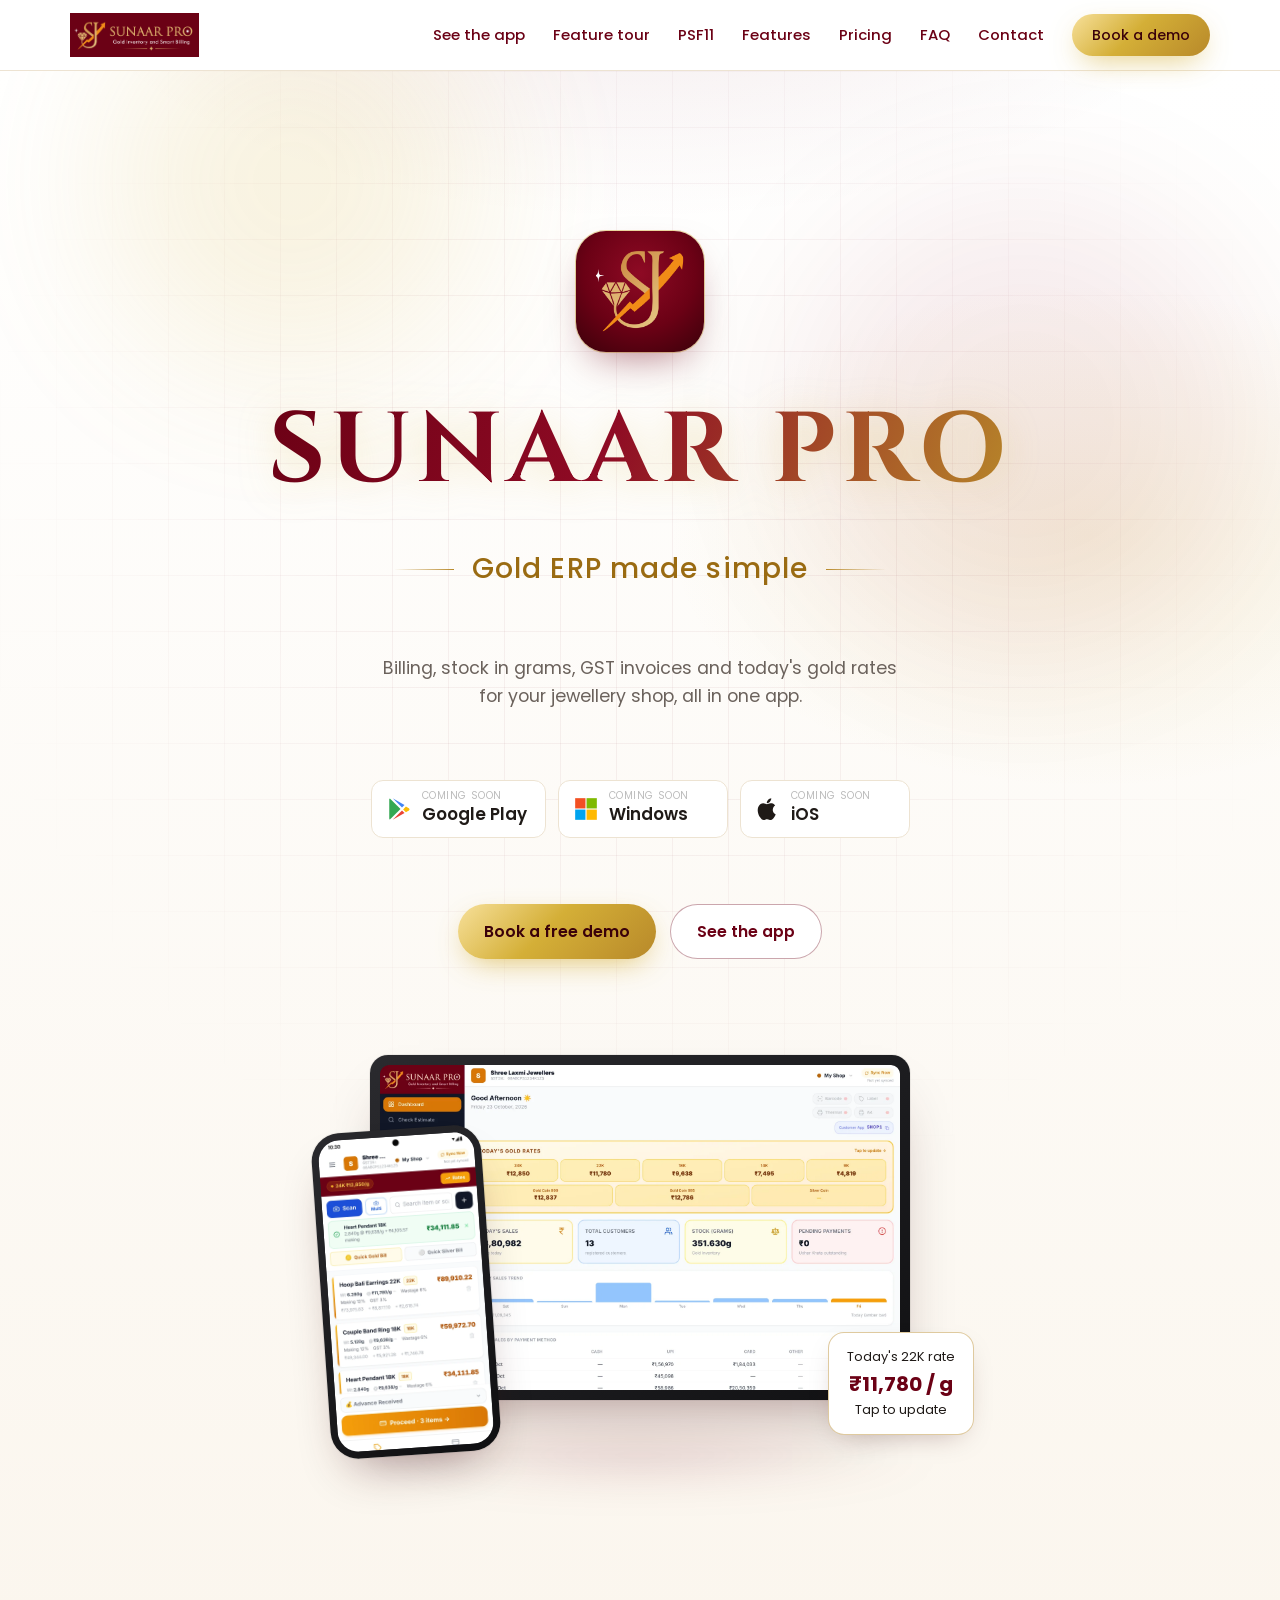
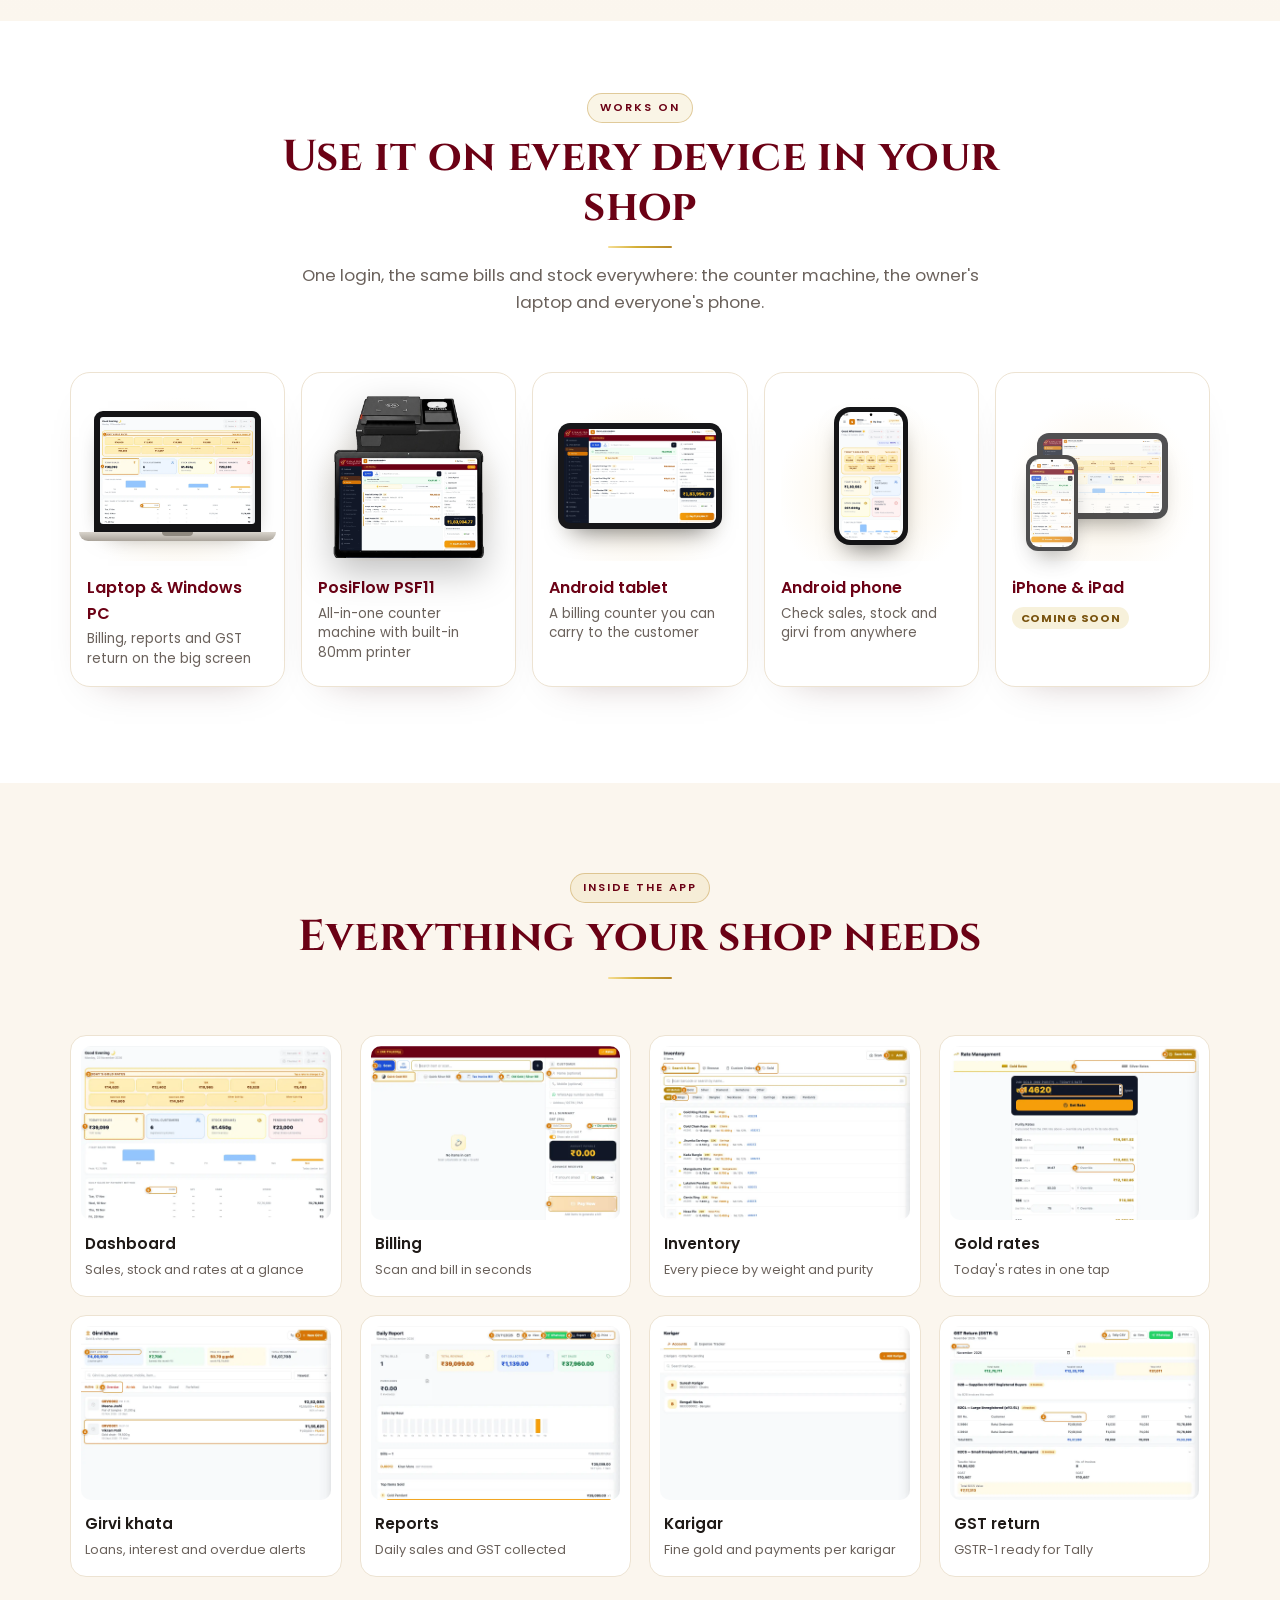
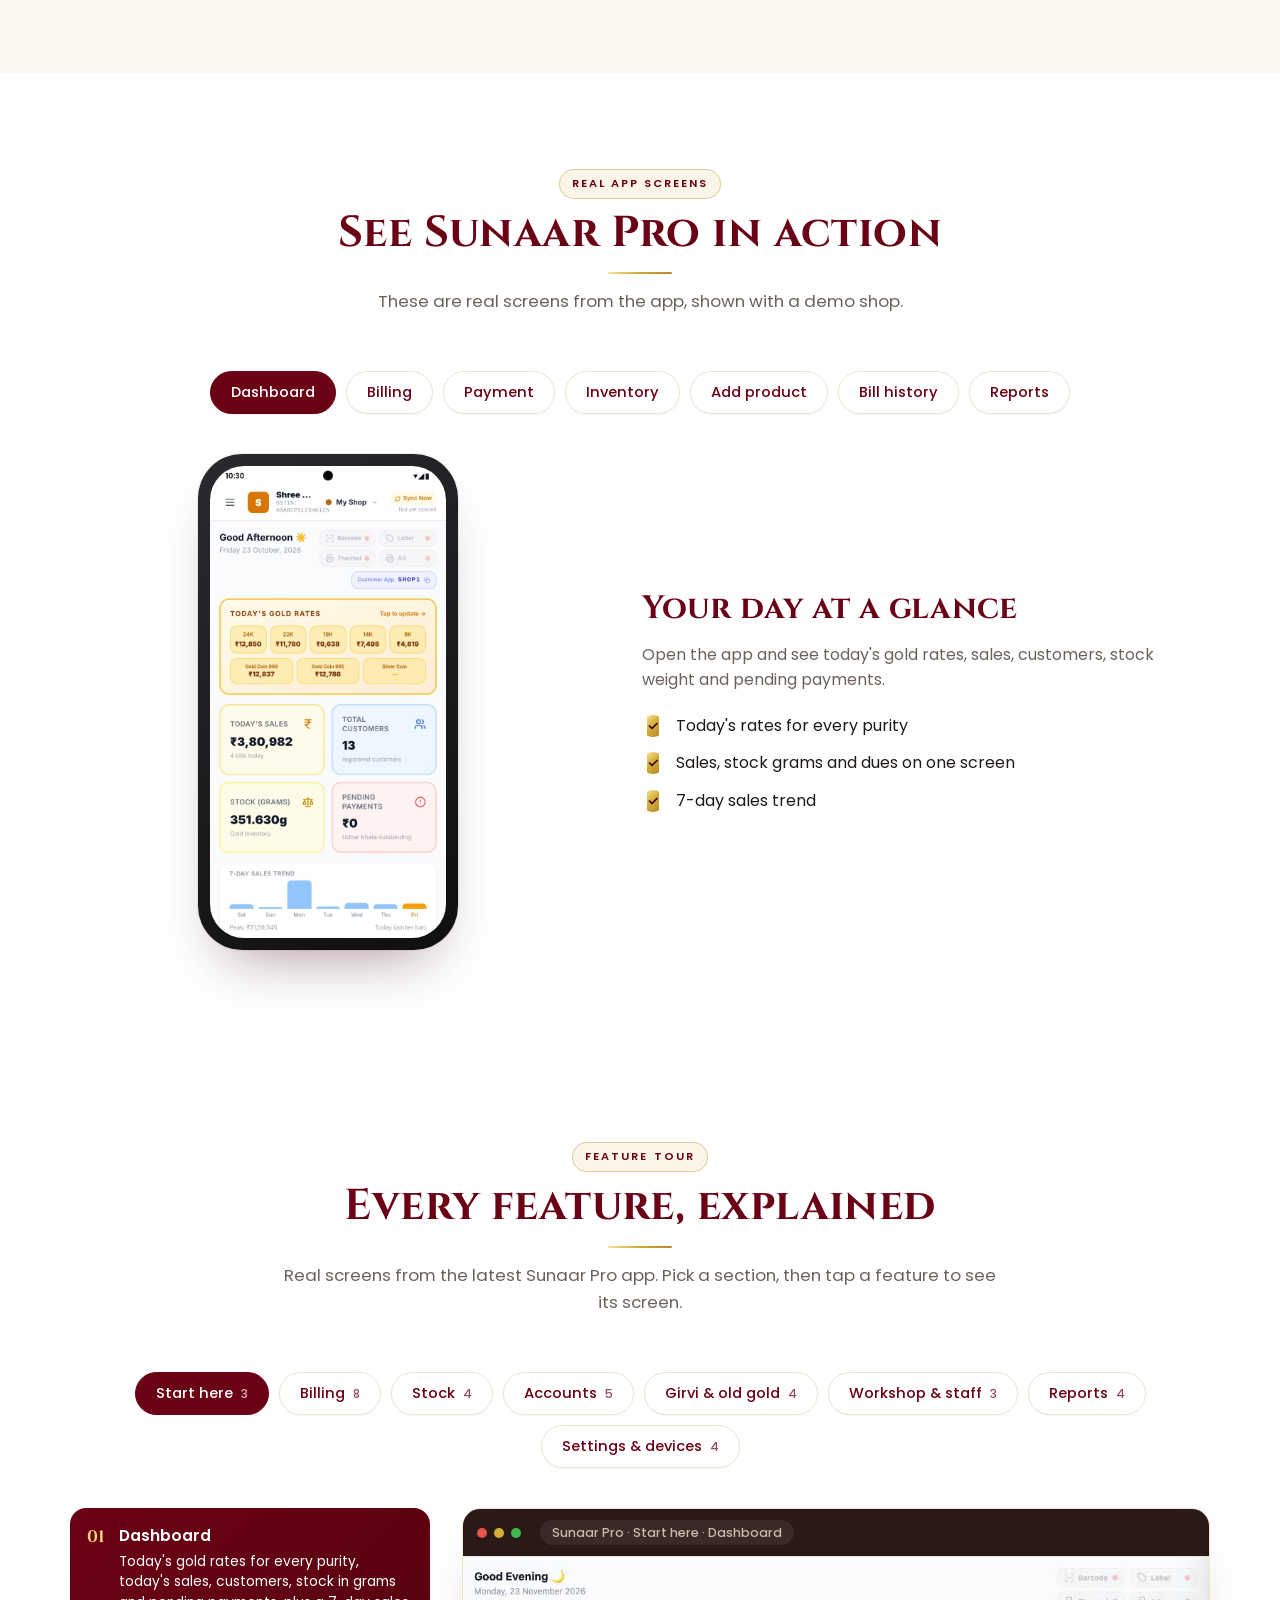
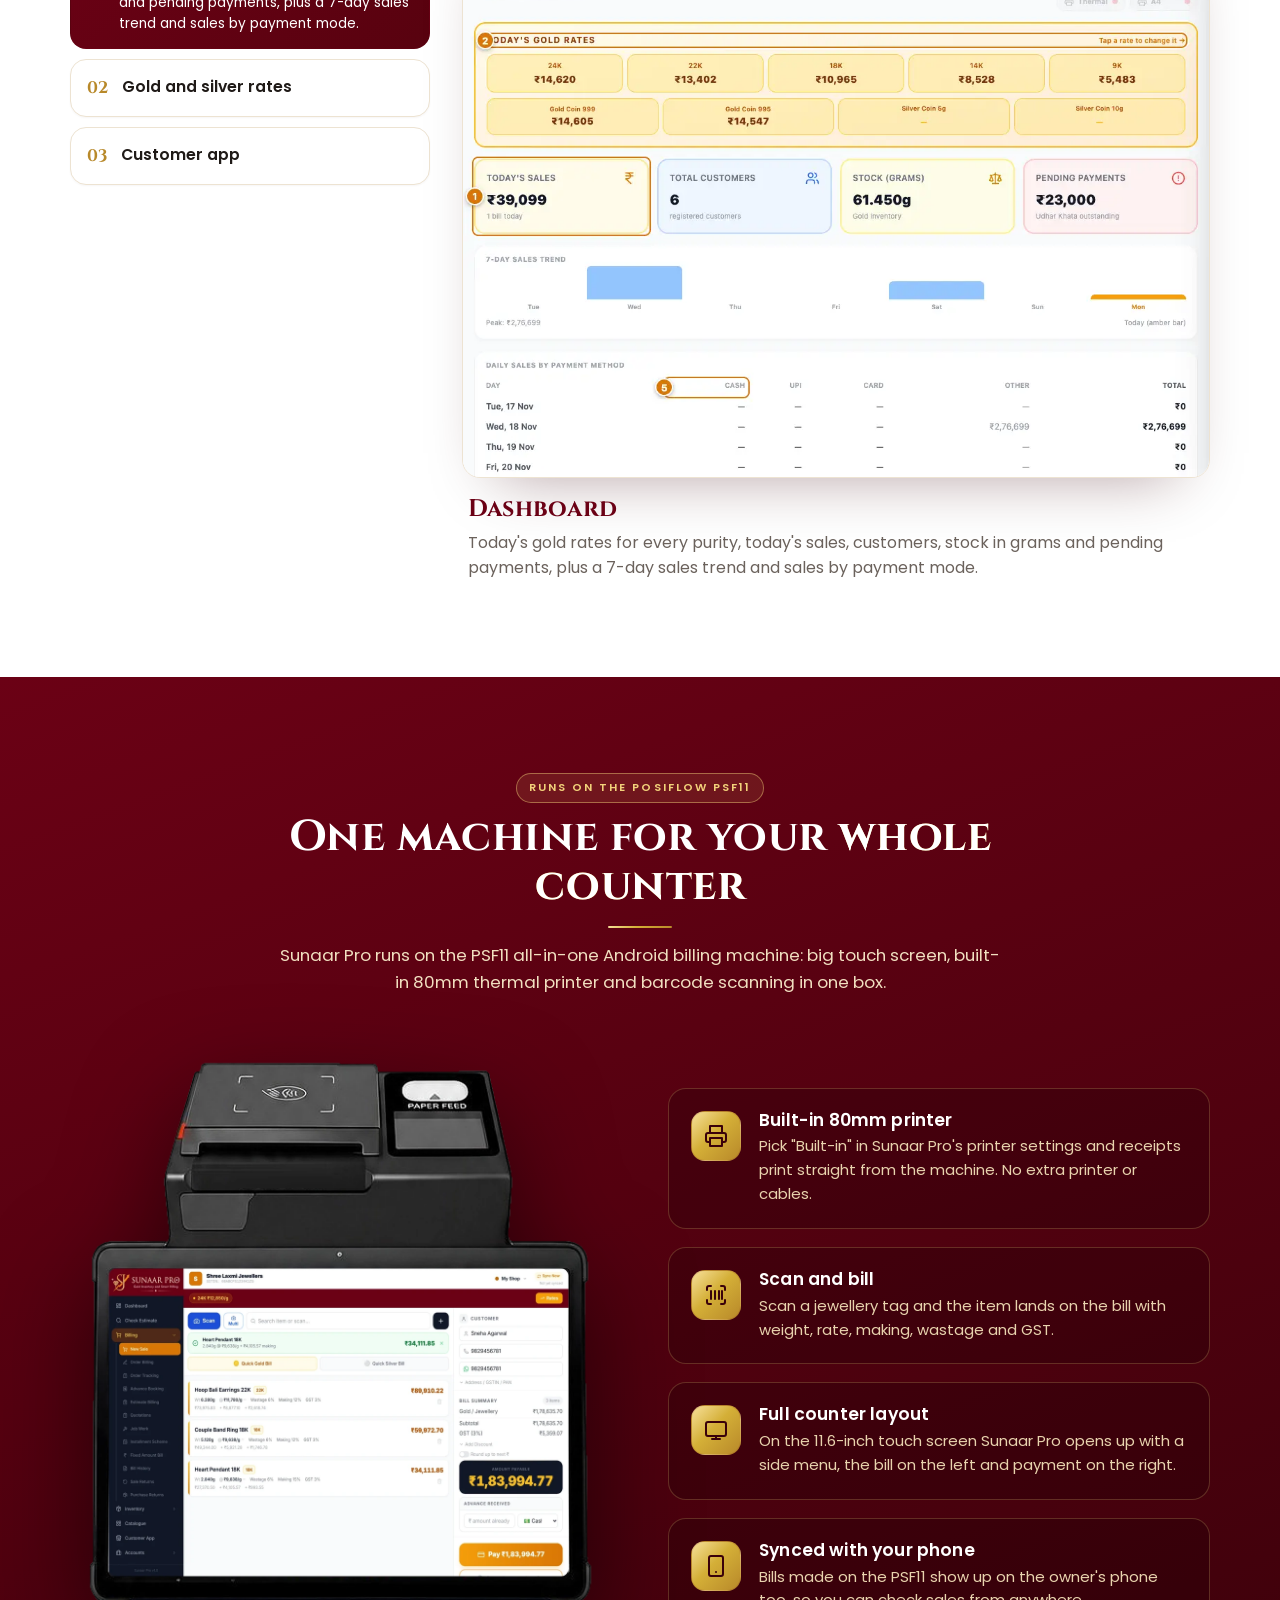
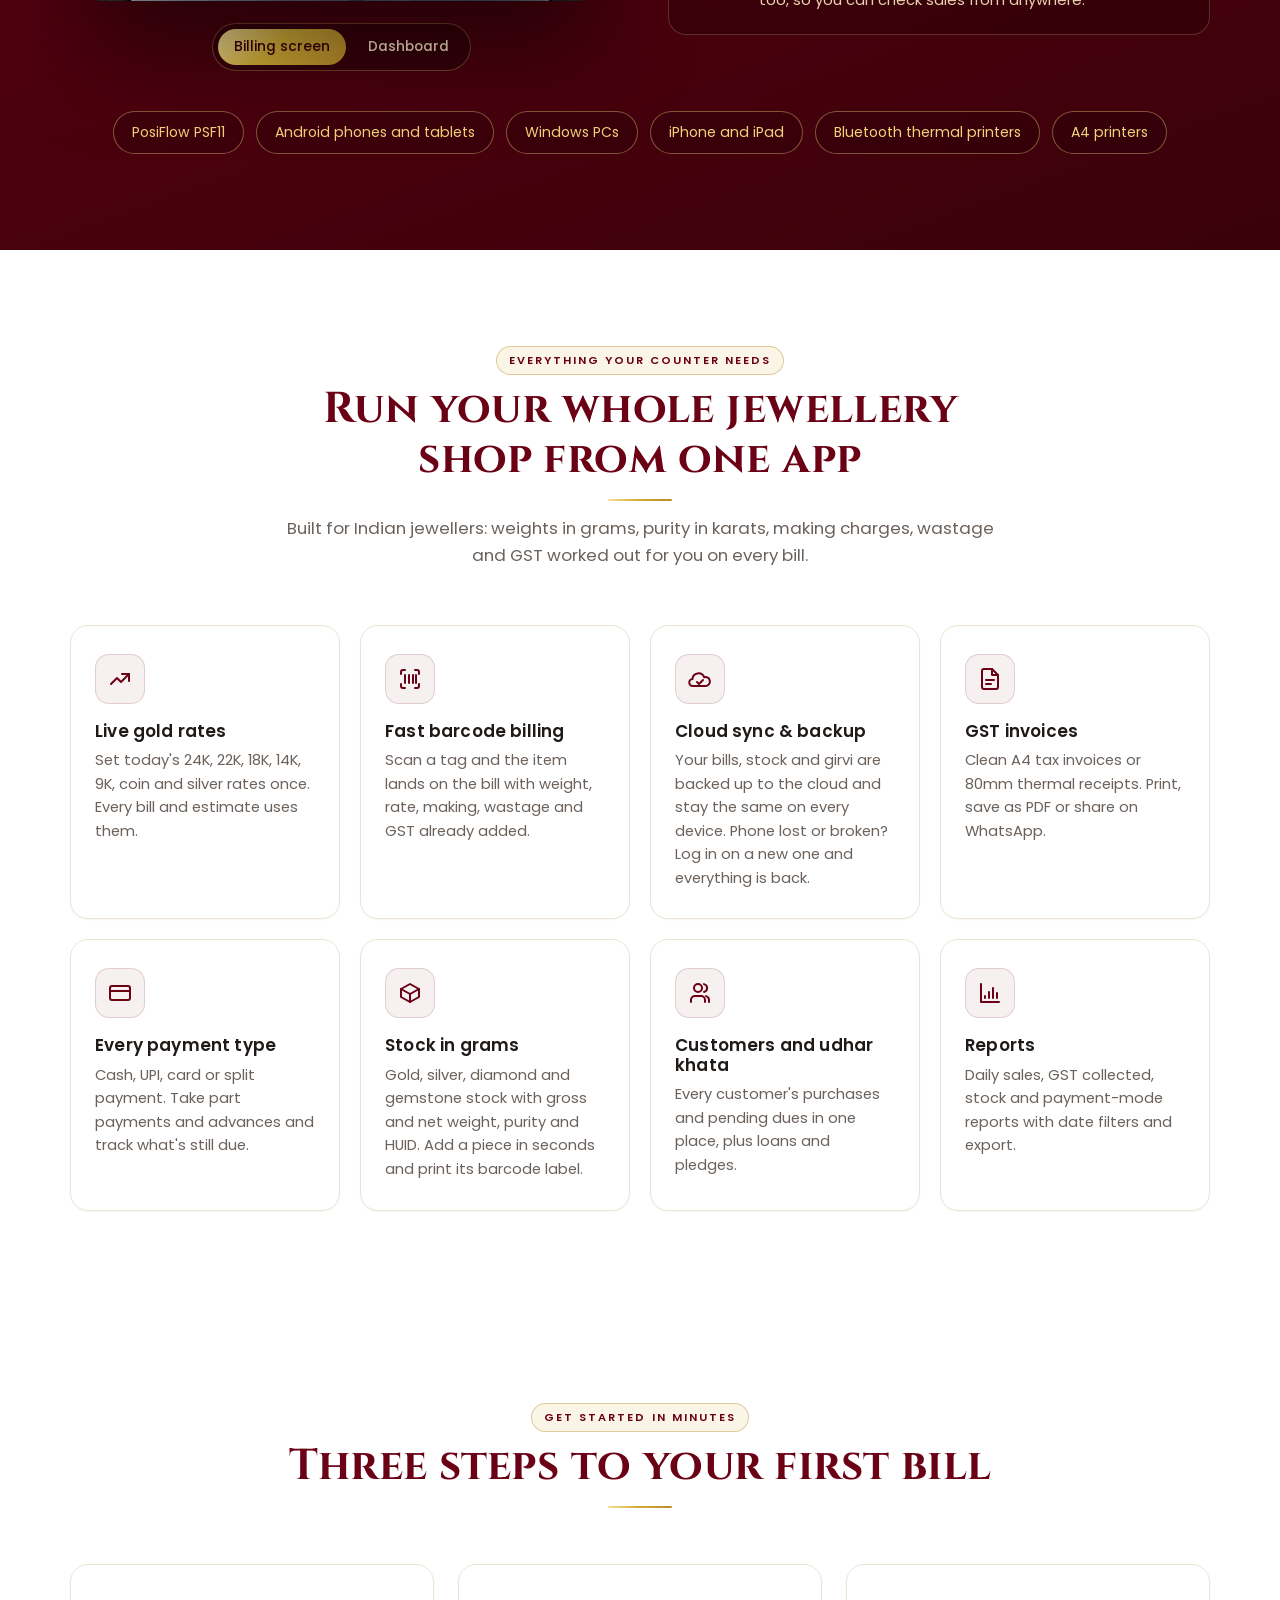
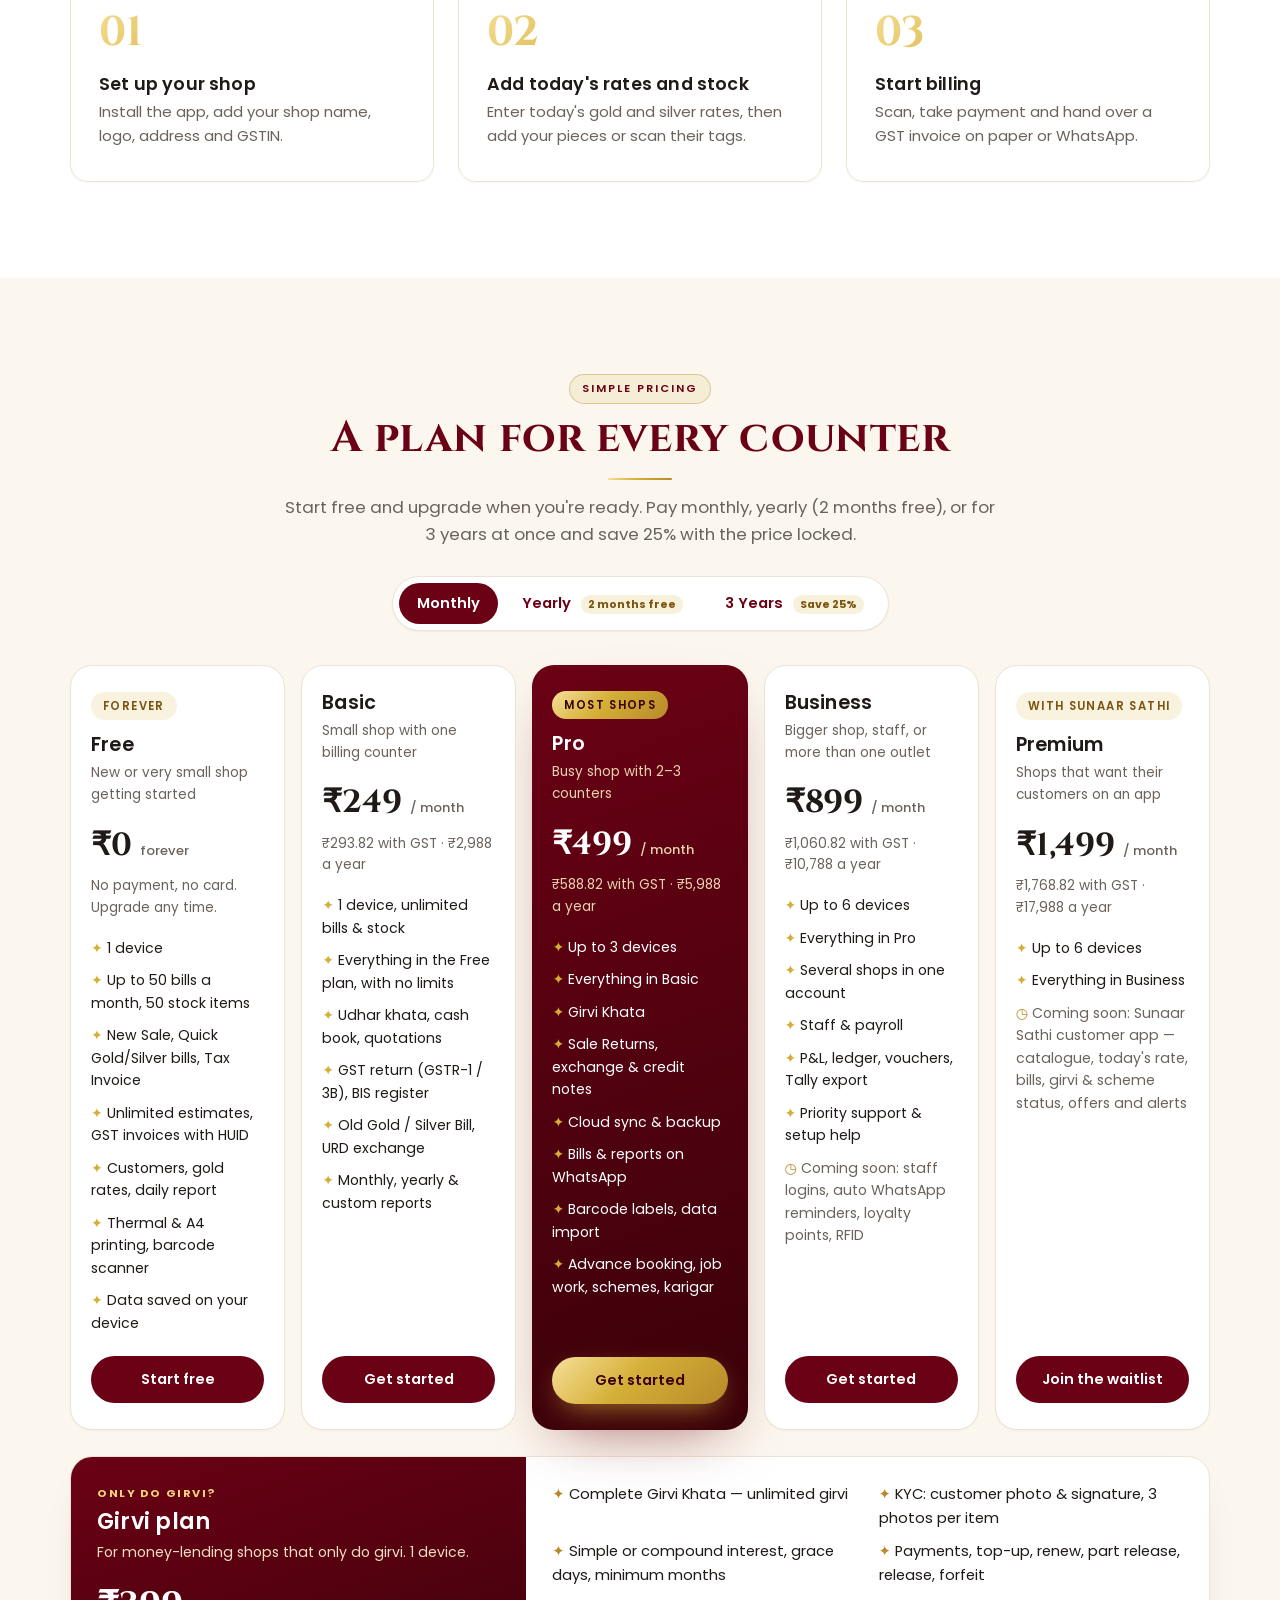
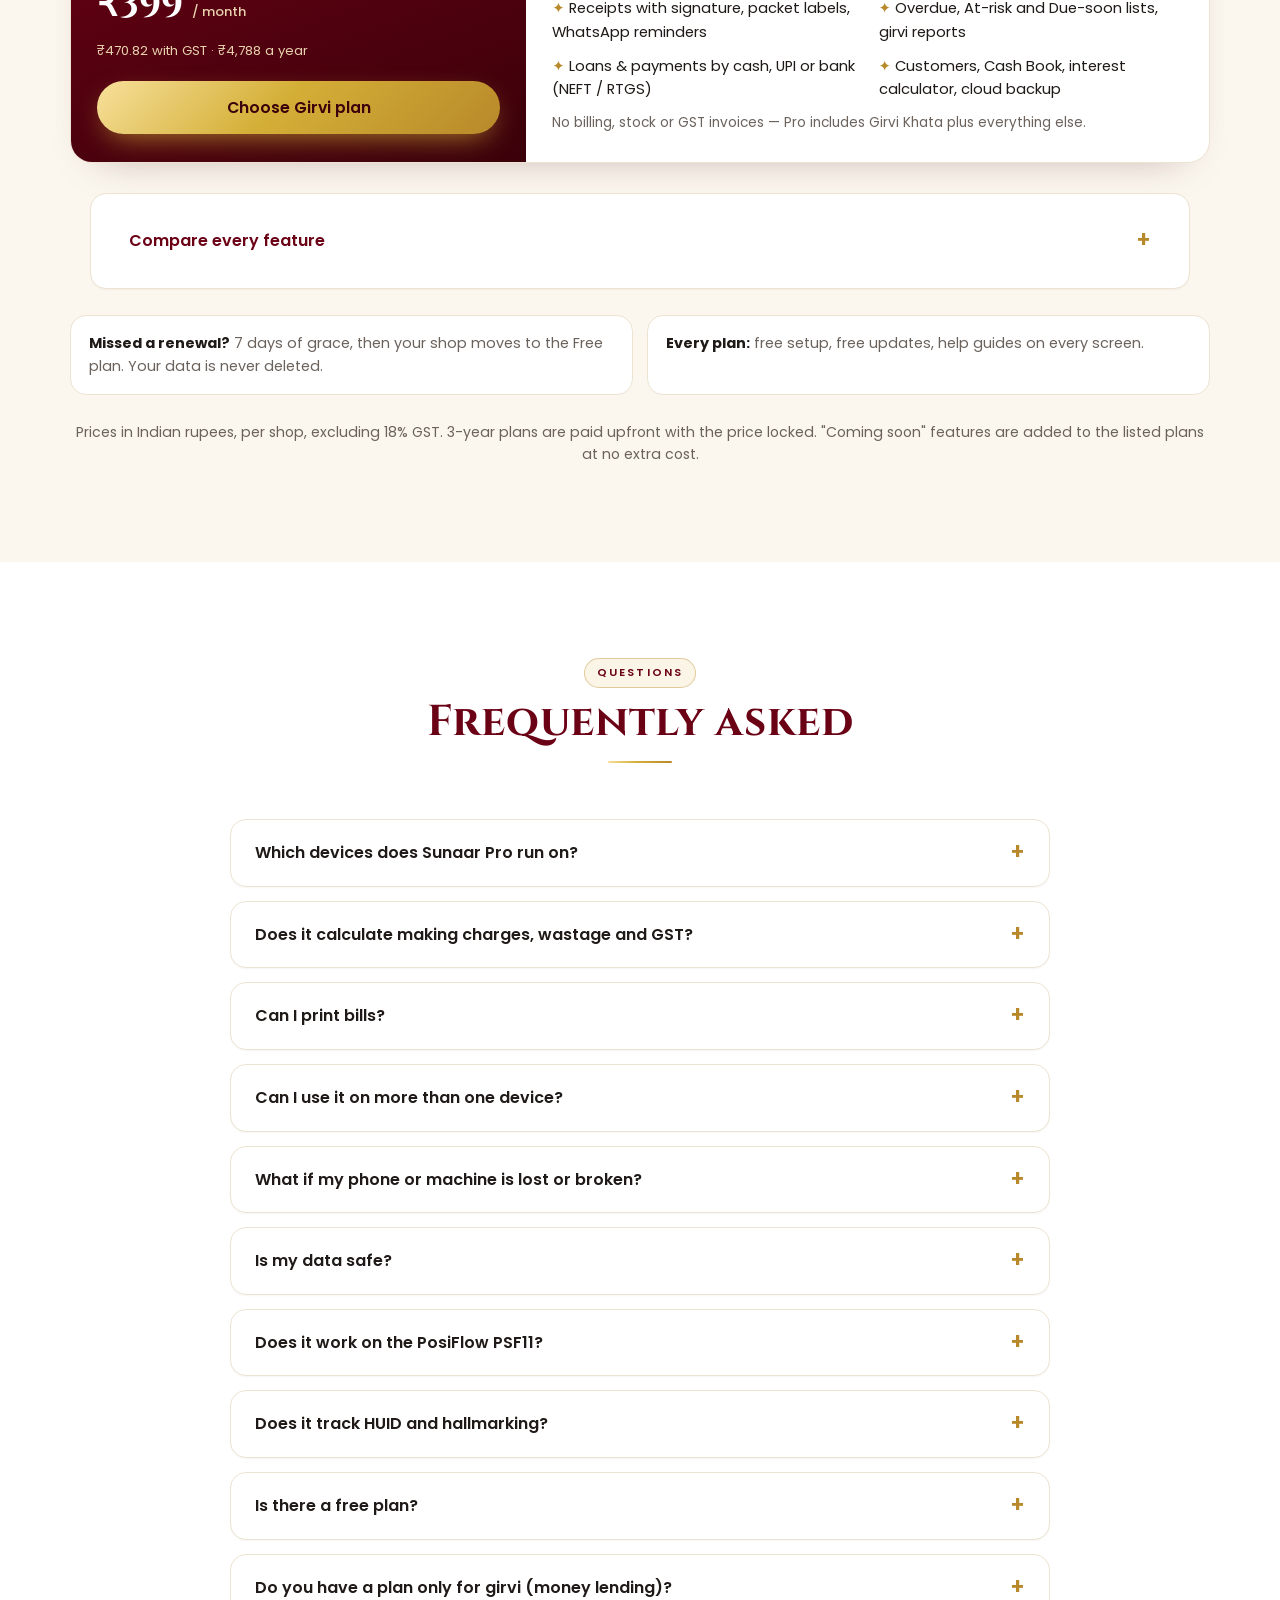
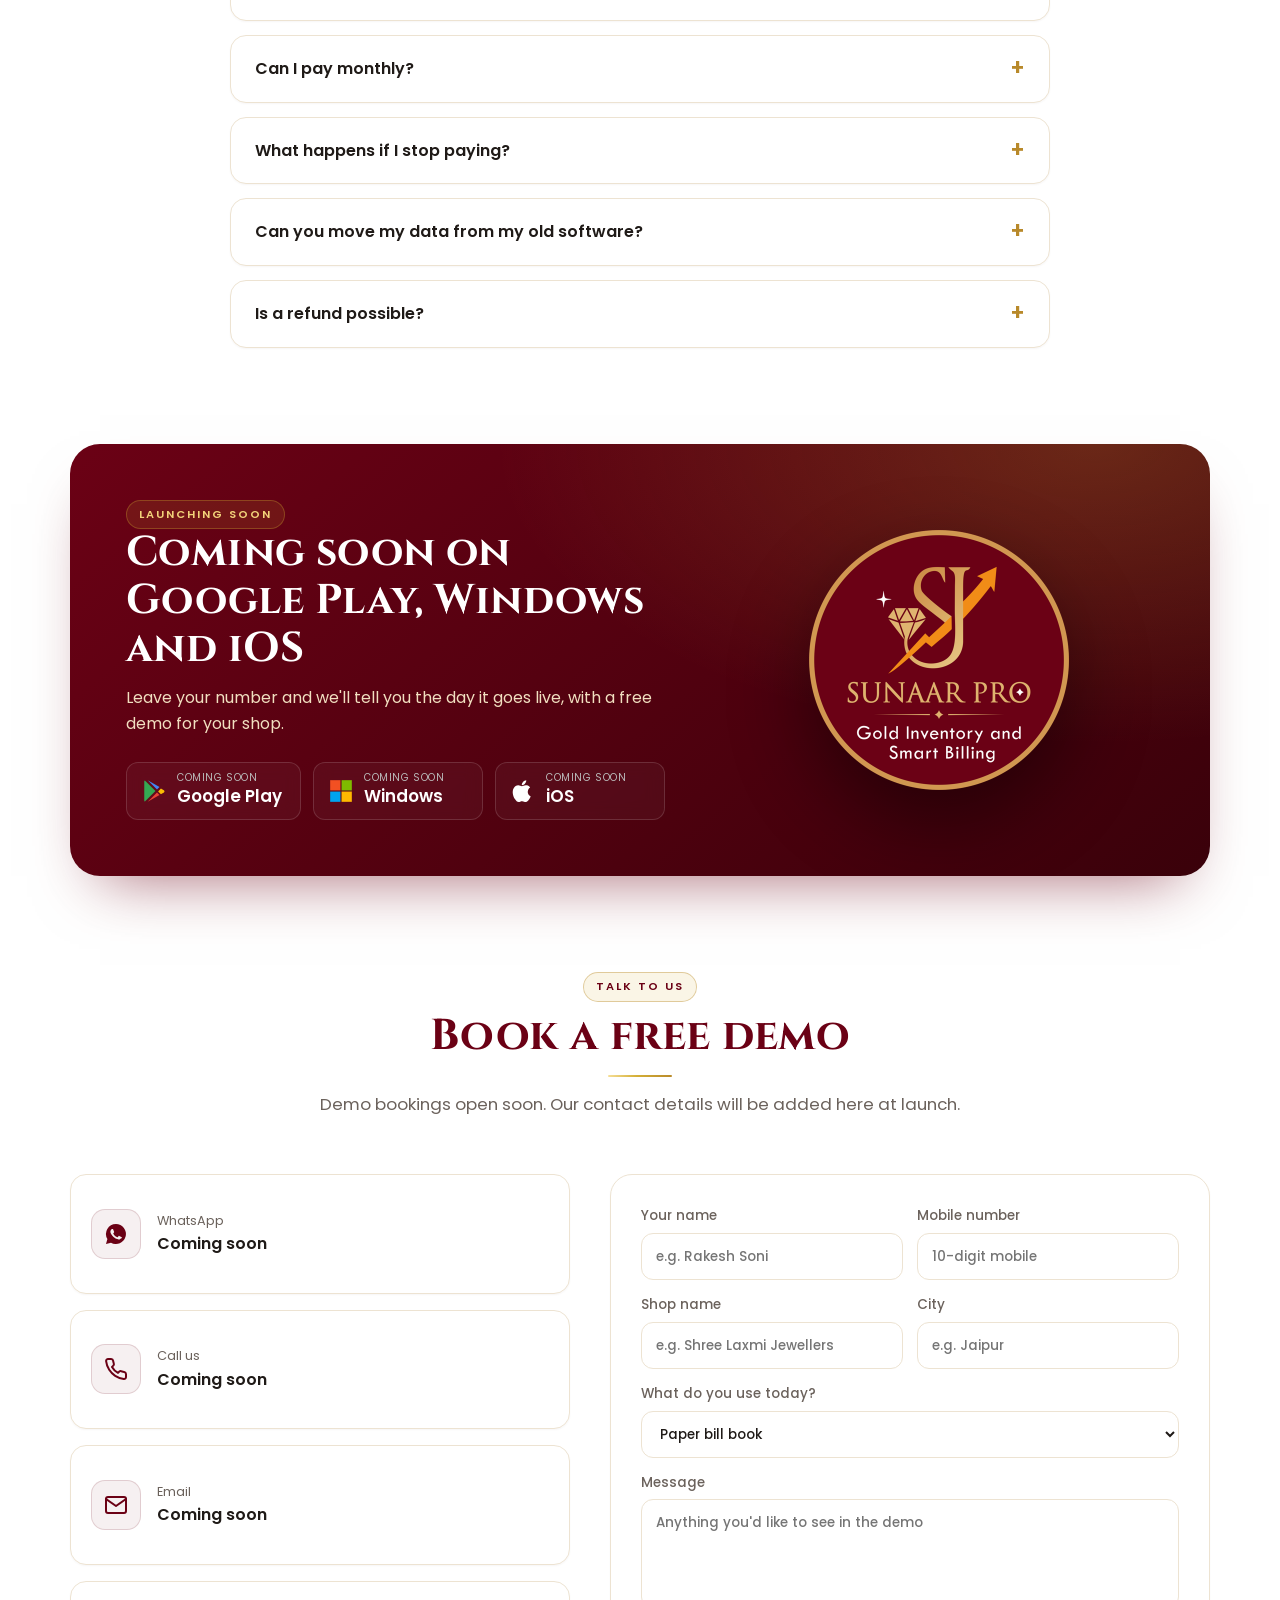
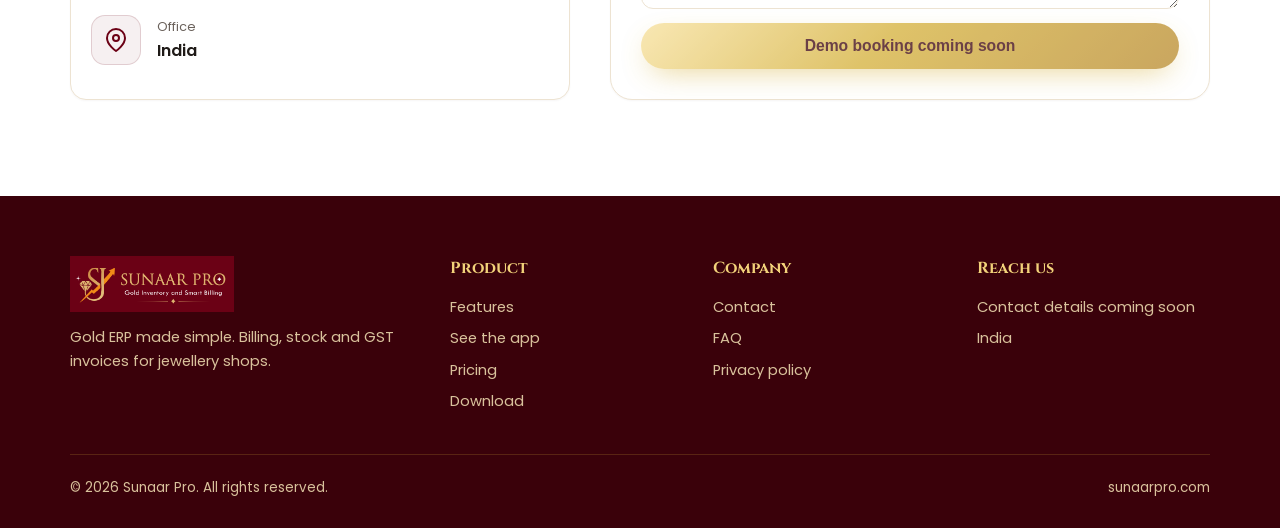
<file: index.html>
<!doctype html>
<html lang="en">
<head>
<meta charset="utf-8">
<meta name="viewport" content="width=device-width,initial-scale=1">
<title>Sunaar Pro | Gold ERP made simple</title>
<meta name="description" content="Sunaar Pro is the billing, stock and GST invoice app for jewellery shops. Live gold rates, barcode billing, HUID stock, udhar khata and reports on Android, Windows and iOS. Coming soon.">
<meta name="theme-color" content="#58020F">
<link rel="canonical" href="https://sunaarpro.com/">
<meta property="og:title" content="Sunaar Pro | Gold ERP made simple">
<meta property="og:description" content="Billing, stock and GST invoices for jewellery shops.">
<meta property="og:image" content="https://sunaarpro.com/assets/og-image.jpg">
<meta property="og:url" content="https://sunaarpro.com/">
<link rel="icon" href="assets/favicon.png">
<link rel="apple-touch-icon" href="assets/apple-touch-icon.png">
<link rel="preconnect" href="https://fonts.googleapis.com">
<link rel="preconnect" href="https://fonts.gstatic.com" crossorigin>
<link href="https://fonts.googleapis.com/css2?family=Cinzel:wght@600;700&family=Poppins:wght@400;500;600&display=swap" rel="stylesheet">
<link rel="stylesheet" href="styles.css?v=4">
</head>
<body>

<div class="progress" id="progress"></div>
<header class="nav" id="nav">
  <div class="wrap">
    <a class="brand" href="#top" aria-label="Sunaar Pro home"><img src="assets/logo-wide.png" alt="Sunaar Pro, Gold Inventory and Smart Billing"></a>
    <nav class="nav-links" id="navlinks">
      <a href="#app">See the app</a>
      <a href="#tour">Feature tour</a>
      <a href="#psf11">PSF11</a>
      <a href="#features">Features</a>
      <a href="#pricing">Pricing</a>
      <a href="#faq">FAQ</a>
      <a href="#contact">Contact</a>
      <a class="btn btn-gold" href="#contact">Book a demo</a>
    </nav>
    <button class="menu-btn" aria-label="Open menu" onclick="document.getElementById('navlinks').classList.toggle('open')">
      <svg viewBox="0 0 24 24" fill="none" stroke="currentColor" stroke-width="2" stroke-linecap="round"><path d="M4 7h16M4 12h16M4 17h16"/></svg>
    </button>
  </div>
</header>

<main id="top">
<!-- HERO -->
<section class="hero">
  <span class="orb o1"></span><span class="orb o2"></span><span class="hero-grid"></span>
  <div class="wrap hero-center">
    <img class="hero-emblem" src="assets/emblem.png" alt="" width="600" height="553">
    <h1 class="hero-title"><span class="gold-text">SUNAAR PRO</span></h1>
    <div class="hero-tagline"><span class="line"></span><span>Gold ERP made simple</span><span class="line"></span></div>
    <p class="lead">Billing, stock in grams, GST invoices and today's gold rates for your jewellery shop, all in one app.</p>
    <div class="stores"><a class="store" href="#download"><svg viewBox="0 0 24 24"><path fill="#34A853" d="M3.6 2.2 13.4 12l-9.8 9.8c-.4-.2-.6-.6-.6-1.1V3.3c0-.5.2-.9.6-1.1Z"/><path fill="#FBBC04" d="m18.4 9.8 2.7 1.5c.8.5.8 1.6 0 2.1l-2.7 1.5-2.6-2.5Z"/><path fill="#EA4335" d="m14.8 13.4 2.3 2.3-10.9 6.2Z"/><path fill="#4285F4" d="m6.2 2.1 10.9 6.2-2.3 2.3Z"/></svg><span><small>COMING SOON</small><b>Google Play</b></span></a><a class="store" href="#download"><svg viewBox="0 0 24 24"><path fill="#F25022" d="M2 2h9.5v9.5H2z"/><path fill="#7FBA00" d="M12.5 2H22v9.5h-9.5z"/><path fill="#00A4EF" d="M2 12.5h9.5V22H2z"/><path fill="#FFB900" d="M12.5 12.5H22V22h-9.5z"/></svg><span><small>COMING SOON</small><b>Windows</b></span></a><a class="store" href="#download"><svg viewBox="0 0 24 24" fill="#fff"><path d="M16.4 12.7c0-2.6 2.1-3.8 2.2-3.9-1.2-1.8-3.1-2-3.7-2-1.6-.2-3.1.9-3.9.9-.8 0-2-.9-3.4-.9-1.7 0-3.3 1-4.2 2.6-1.8 3.1-.5 7.7 1.3 10.2.9 1.2 1.9 2.6 3.2 2.6 1.3-.1 1.8-.8 3.3-.8 1.6 0 2 .8 3.4.8 1.4 0 2.3-1.3 3.1-2.5 1-1.4 1.4-2.8 1.4-2.9-.1 0-2.7-1-2.7-4.1ZM13.9 5.1c.7-.9 1.2-2 1.1-3.1-1 0-2.3.7-3 1.6-.7.8-1.2 1.9-1.1 3 1.1.1 2.3-.6 3-1.5Z"/></svg><span><small>COMING SOON</small><b>iOS</b></span></a></div>
    <div class="cta">
      <a class="btn btn-gold" href="#contact">Book a free demo</a>
      <a class="btn btn-ghost" href="#app">See the app</a>
    </div>
    <div class="stage" aria-hidden="true">
      <div class="tablet"><img src="assets/tab-dashboard.webp" alt=""></div>
      <div class="phone"><img src="assets/phone-billing.webp" alt=""></div>
      <div class="rate-chip">Today's 22K rate<b>₹11,780 / g</b>Tap to update</div>
    </div>
  </div>
</section>

<!-- DEVICES -->
<section class="devices" id="devices">
  <div class="wrap">
    <div class="sec-head reveal">
      <span class="eyebrow">Works on</span>
      <h2>Use it on every device in your shop</h2>
      <p>One login, the same bills and stock everywhere: the counter machine, the owner's laptop and everyone's phone.</p>
    </div>
    <div class="dev-row">
      <figure class="dev reveal">
        <div class="dev-art"><div class="dv-laptop"><div class="dv-screen"><img src="assets/tour/dashboard.webp" alt="Sunaar Pro dashboard on a laptop" loading="lazy" width="1072" height="748"></div><div class="dv-base"></div></div></div>
        <figcaption><b>Laptop &amp; Windows PC</b><span>Billing, reports and GST return on the big screen</span></figcaption>
      </figure>
      <figure class="dev reveal">
        <div class="dev-art"><img class="dv-photo" src="assets/psf11-billing.webp" alt="PosiFlow PSF11 billing machine running Sunaar Pro" loading="lazy" width="1068" height="1128"></div>
        <figcaption><b>PosiFlow PSF11</b><span>All-in-one counter machine with built-in 80mm printer</span></figcaption>
      </figure>
      <figure class="dev reveal">
        <div class="dev-art"><div class="dv-tablet"><img src="assets/tab-billing.webp" alt="Sunaar Pro billing on an Android tablet" loading="lazy" width="1568" height="980"></div></div>
        <figcaption><b>Android tablet</b><span>A billing counter you can carry to the customer</span></figcaption>
      </figure>
      <figure class="dev reveal">
        <div class="dev-art"><div class="dv-phone"><img src="assets/phone-dashboard.webp" alt="Sunaar Pro on an Android phone" loading="lazy" width="664" height="1328"></div></div>
        <figcaption><b>Android phone</b><span>Check sales, stock and girvi from anywhere</span></figcaption>
      </figure>
      <figure class="dev reveal">
        <div class="dev-art"><div class="dv-apple"><div class="dv-phone sm"><img src="assets/phone-billing.webp" alt="" loading="lazy" width="664" height="1328"></div><div class="dv-tablet sm"><img src="assets/tab-dashboard.webp" alt="" loading="lazy" width="1568" height="980"></div></div></div>
        <figcaption><b>iPhone &amp; iPad</b><span class="soon-tag">Coming soon</span></figcaption>
      </figure>
    </div>
  </div>
</section>

<!-- SCREENS GRID -->
<section class="shots" aria-label="App screens">
  <div class="wrap">
    <div class="sec-head reveal"><span class="eyebrow">Inside the app</span><h2>Everything your shop needs</h2></div>
    <div class="shot-grid">
    <figure class="shot reveal"><div class="shot-img"><img src="assets/tour/dashboard.webp" alt="Sunaar Pro Dashboard screen" loading="lazy"></div><figcaption><b>Dashboard</b><span>Sales, stock and rates at a glance</span></figcaption></figure>
    <figure class="shot reveal"><div class="shot-img"><img src="assets/tour/billing.webp" alt="Sunaar Pro Billing screen" loading="lazy"></div><figcaption><b>Billing</b><span>Scan and bill in seconds</span></figcaption></figure>
    <figure class="shot reveal"><div class="shot-img"><img src="assets/tour/inventory.webp" alt="Sunaar Pro Inventory screen" loading="lazy"></div><figcaption><b>Inventory</b><span>Every piece by weight and purity</span></figcaption></figure>
    <figure class="shot reveal"><div class="shot-img"><img src="assets/tour/rates.webp" alt="Sunaar Pro Gold rates screen" loading="lazy"></div><figcaption><b>Gold rates</b><span>Today's rates in one tap</span></figcaption></figure>
    <figure class="shot reveal"><div class="shot-img"><img src="assets/tour/girvi.webp" alt="Sunaar Pro Girvi khata screen" loading="lazy"></div><figcaption><b>Girvi khata</b><span>Loans, interest and overdue alerts</span></figcaption></figure>
    <figure class="shot reveal"><div class="shot-img"><img src="assets/tour/reports-daily.webp" alt="Sunaar Pro Reports screen" loading="lazy"></div><figcaption><b>Reports</b><span>Daily sales and GST collected</span></figcaption></figure>
    <figure class="shot reveal"><div class="shot-img"><img src="assets/tour/karigar.webp" alt="Sunaar Pro Karigar screen" loading="lazy"></div><figcaption><b>Karigar</b><span>Fine gold and payments per karigar</span></figcaption></figure>
    <figure class="shot reveal"><div class="shot-img"><img src="assets/tour/gst-return.webp" alt="Sunaar Pro GST return screen" loading="lazy"></div><figcaption><b>GST return</b><span>GSTR-1 ready for Tally</span></figcaption></figure>
    </div>
  </div>
</section>

<!-- SHOWCASE -->
<section class="showcase" id="app">
  <div class="wrap">
    <div class="sec-head reveal">
      <span class="eyebrow">Real app screens</span>
      <h2>See Sunaar Pro in action</h2>
      <p>These are real screens from the app, shown with a demo shop.</p>
    </div>
    <div class="tabs" role="tablist" id="tabs"></div>
    <div class="show-grid">
      <div class="show-phone"><img id="showImg" src="assets/phone-dashboard.webp" alt="Sunaar Pro dashboard screen" width="664" height="1328"></div>
      <div class="show-text reveal">
        <h3 id="showTitle"></h3>
        <p id="showDesc"></p>
        <ul class="ticks" id="showTicks"></ul>
      </div>
    </div>
  </div>
</section>

<!-- FEATURE TOUR -->
<section class="tour" id="tour">
  <div class="wrap">
    <div class="sec-head reveal">
      <span class="eyebrow">Feature tour</span>
      <h2>Every feature, explained</h2>
      <p>Real screens from the latest Sunaar Pro app. Pick a section, then tap a feature to see its screen.</p>
    </div>
    <div class="tabs" id="tourTabs" role="tablist"></div>
    <div class="tour-wrap">
      <ol class="tour-list" id="tourList"></ol>
      <div class="tour-view">
        <div class="tour-frame"><span class="dots"><i></i><i></i><i></i><b id="tourUrl">Sunaar Pro</b></span><img id="tourImg" src="assets/tour/dashboard.webp" alt="" width="1072" height="748"></div>
        <div class="tour-caption"><h3 id="tourTitle"></h3><p id="tourDesc"></p></div>
      </div>
    </div>
  </div>
</section>

<!-- PSF11 -->
<section class="bigscreen" id="psf11">
  <div class="wrap">
    <div class="sec-head reveal">
      <span class="eyebrow" style="color:var(--gold-2)">Runs on the PosiFlow PSF11</span>
      <h2>One machine for your <span class="gold-text">whole counter</span></h2>
      <p>Sunaar Pro runs on the PSF11 all-in-one Android billing machine: big touch screen, built-in 80mm thermal printer and barcode scanning in one box.</p>
    </div>
    <div class="psf-grid">
      <div class="psf-photo reveal">
        <img id="psfImg" src="assets/psf11-billing.webp" alt="PosiFlow PSF11 billing machine running the Sunaar Pro billing screen" width="1068" height="1128">
        <div class="psf-switch"><button class="active" data-psf="billing">Billing screen</button><button data-psf="dashboard">Dashboard</button></div>
      </div>
      <div class="psf-points">
        <div class="psf-point reveal"><div class="ico"><svg viewBox="0 0 24 24" fill="none" stroke="currentColor" stroke-width="2" stroke-linecap="round" stroke-linejoin="round"><path d="M6 9V2h12v7"/><path d="M6 18H4a2 2 0 0 1-2-2v-5a2 2 0 0 1 2-2h16a2 2 0 0 1 2 2v5a2 2 0 0 1-2 2h-2"/><rect x="6" y="14" width="12" height="8"/></svg></div><div><h3>Built-in 80mm printer</h3><p>Pick "Built-in" in Sunaar Pro's printer settings and receipts print straight from the machine. No extra printer or cables.</p></div></div>
        <div class="psf-point reveal"><div class="ico"><svg viewBox="0 0 24 24" fill="none" stroke="currentColor" stroke-width="2" stroke-linecap="round" stroke-linejoin="round"><path d="M3 7V5a2 2 0 0 1 2-2h2M17 3h2a2 2 0 0 1 2 2v2M21 17v2a2 2 0 0 1-2 2h-2M7 21H5a2 2 0 0 1-2-2v-2"/><path d="M7 8v8M11 8v8M15 8v8M18 8v8"/></svg></div><div><h3>Scan and bill</h3><p>Scan a jewellery tag and the item lands on the bill with weight, rate, making, wastage and GST.</p></div></div>
        <div class="psf-point reveal"><div class="ico"><svg viewBox="0 0 24 24" fill="none" stroke="currentColor" stroke-width="2" stroke-linecap="round" stroke-linejoin="round"><rect x="2" y="4" width="20" height="14" rx="2"/><path d="M8 21h8M12 18v3"/></svg></div><div><h3>Full counter layout</h3><p>On the 11.6-inch touch screen Sunaar Pro opens up with a side menu, the bill on the left and payment on the right.</p></div></div>
        <div class="psf-point reveal"><div class="ico"><svg viewBox="0 0 24 24" fill="none" stroke="currentColor" stroke-width="2" stroke-linecap="round" stroke-linejoin="round"><path d="M17 2H7a2 2 0 0 0-2 2v16a2 2 0 0 0 2 2h10a2 2 0 0 0 2-2V4a2 2 0 0 0-2-2Z"/><path d="M12 18h.01"/></svg></div><div><h3>Synced with your phone</h3><p>Bills made on the PSF11 show up on the owner's phone too, so you can check sales from anywhere.</p></div></div>
      </div>
    </div>
    <div class="chips">
      <span>PosiFlow PSF11</span><span>Android phones and tablets</span><span>Windows PCs</span><span>iPhone and iPad</span><span>Bluetooth thermal printers</span><span>A4 printers</span>
    </div>
  </div>
</section>

<!-- FEATURES -->
<section id="features">
  <div class="wrap">
    <div class="sec-head reveal">
      <span class="eyebrow">Everything your counter needs</span>
      <h2>Run your whole jewellery shop from one app</h2>
      <p>Built for Indian jewellers: weights in grams, purity in karats, making charges, wastage and GST worked out for you on every bill.</p>
    </div>
    <div class="features">
      <div class="card reveal"><div class="ico"><svg viewBox="0 0 24 24" fill="none" stroke="currentColor" stroke-width="2" stroke-linecap="round" stroke-linejoin="round"><path d="M3 17l6-6 4 4 8-8"/><path d="M14 7h7v7"/></svg></div><h3>Live gold rates</h3><p>Set today's 24K, 22K, 18K, 14K, 9K, coin and silver rates once. Every bill and estimate uses them.</p></div>
      <div class="card reveal"><div class="ico"><svg viewBox="0 0 24 24" fill="none" stroke="currentColor" stroke-width="2" stroke-linecap="round" stroke-linejoin="round"><path d="M3 7V5a2 2 0 0 1 2-2h2M17 3h2a2 2 0 0 1 2 2v2M21 17v2a2 2 0 0 1-2 2h-2M7 21H5a2 2 0 0 1-2-2v-2"/><path d="M7 8v8M11 8v8M15 8v8M18 8v8"/></svg></div><h3>Fast barcode billing</h3><p>Scan a tag and the item lands on the bill with weight, rate, making, wastage and GST already added.</p></div>
      <div class="card reveal"><div class="ico"><svg viewBox="0 0 24 24" fill="none" stroke="currentColor" stroke-width="2" stroke-linecap="round" stroke-linejoin="round"><path d="M17.5 19a4.5 4.5 0 1 0-1.4-8.8A6 6 0 0 0 4.5 12a3.5 3.5 0 0 0 .5 7Z"/><path d="m9 15 2 2 4-4"/></svg></div><h3>Cloud sync &amp; backup</h3><p>Your bills, stock and girvi are backed up to the cloud and stay the same on every device. Phone lost or broken? Log in on a new one and everything is back.</p></div>
      <div class="card reveal"><div class="ico"><svg viewBox="0 0 24 24" fill="none" stroke="currentColor" stroke-width="2" stroke-linecap="round" stroke-linejoin="round"><path d="M14 2H6a2 2 0 0 0-2 2v16a2 2 0 0 0 2 2h12a2 2 0 0 0 2-2V8z"/><path d="M14 2v6h6M8 13h8M8 17h5"/></svg></div><h3>GST invoices</h3><p>Clean A4 tax invoices or 80mm thermal receipts. Print, save as PDF or share on WhatsApp.</p></div>
      <div class="card reveal"><div class="ico"><svg viewBox="0 0 24 24" fill="none" stroke="currentColor" stroke-width="2" stroke-linecap="round" stroke-linejoin="round"><rect x="2" y="5" width="20" height="14" rx="2"/><path d="M2 10h20"/></svg></div><h3>Every payment type</h3><p>Cash, UPI, card or split payment. Take part payments and advances and track what's still due.</p></div>
      <div class="card reveal"><div class="ico"><svg viewBox="0 0 24 24" fill="none" stroke="currentColor" stroke-width="2" stroke-linecap="round" stroke-linejoin="round"><path d="M21 8 12 3 3 8v8l9 5 9-5z"/><path d="M3 8l9 5 9-5M12 13v8"/></svg></div><h3>Stock in grams</h3><p>Gold, silver, diamond and gemstone stock with gross and net weight, purity and HUID. Add a piece in seconds and print its barcode label.</p></div>
      <div class="card reveal"><div class="ico"><svg viewBox="0 0 24 24" fill="none" stroke="currentColor" stroke-width="2" stroke-linecap="round" stroke-linejoin="round"><path d="M17 21v-2a4 4 0 0 0-4-4H7a4 4 0 0 0-4 4v2"/><circle cx="10" cy="7" r="4"/><path d="M21 21v-2a4 4 0 0 0-3-3.9M16 3.1a4 4 0 0 1 0 7.8"/></svg></div><h3>Customers and udhar khata</h3><p>Every customer's purchases and pending dues in one place, plus loans and pledges.</p></div>
      <div class="card reveal"><div class="ico"><svg viewBox="0 0 24 24" fill="none" stroke="currentColor" stroke-width="2" stroke-linecap="round" stroke-linejoin="round"><path d="M3 3v18h18"/><path d="M7 15v2M11 11v6M15 7v10M19 12v5"/></svg></div><h3>Reports</h3><p>Daily sales, GST collected, stock and payment-mode reports with date filters and export.</p></div>
    </div>
  </div>
</section>

<!-- STEPS -->
<section>
  <div class="wrap">
    <div class="sec-head reveal">
      <span class="eyebrow">Get started in minutes</span>
      <h2>Three steps to your first bill</h2>
    </div>
    <div class="steps">
      <div class="step reveal"><h3>Set up your shop</h3><p>Install the app, add your shop name, logo, address and GSTIN.</p></div>
      <div class="step reveal"><h3>Add today's rates and stock</h3><p>Enter today's gold and silver rates, then add your pieces or scan their tags.</p></div>
      <div class="step reveal"><h3>Start billing</h3><p>Scan, take payment and hand over a GST invoice on paper or WhatsApp.</p></div>
    </div>
  </div>
</section>

<!-- PRICING -->
<section id="pricing" style="background:var(--cream-2)">
  <div class="wrap">
    <div class="sec-head reveal">
      <span class="eyebrow">Simple pricing</span>
      <h2>A plan for every counter</h2>
      <p>Start free and upgrade when you're ready. Pay monthly, yearly (2 months free), or for 3 years at once and save 25% with the price locked.</p>
    </div>
    <div class="bill-switch reveal" role="group" aria-label="Billing period">
      <button type="button" data-period="m" aria-pressed="true">Monthly</button>
      <button type="button" data-period="y" aria-pressed="false">Yearly <span>2 months free</span></button>
      <button type="button" data-period="t" aria-pressed="false">3 Years <span>Save 25%</span></button>
    </div>
    <div class="plans five">
      <div class="plan reveal">
        <span class="tag tag-plain">Forever</span>
        <h3>Free</h3>
        <p class="for">New or very small shop getting started</p>
        <div class="price" data-m="0" data-y="0" data-t="0"></div><div class="per" data-m="0" data-y="0" data-t="0"></div>
        <ul><li>1 device</li><li>Up to 50 bills a month, 50 stock items</li><li>New Sale, Quick Gold/Silver bills, Tax Invoice</li><li>Unlimited estimates, GST invoices with HUID</li><li>Customers, gold rates, daily report</li><li>Thermal &amp; A4 printing, barcode scanner</li><li>Data saved on your device</li></ul>
        <a class="btn btn-maroon" href="#contact">Start free</a>
      </div>
      <div class="plan reveal">
        <h3>Basic</h3>
        <p class="for">Small shop with one billing counter</p>
        <div class="price" data-m="249" data-y="2490" data-t="6690"></div><div class="per" data-m="249" data-y="2490" data-t="6690"></div>
        <ul><li>1 device, unlimited bills &amp; stock</li><li>Everything in the Free plan, with no limits</li><li>Udhar khata, cash book, quotations</li><li>GST return (GSTR-1 / 3B), BIS register</li><li>Old Gold / Silver Bill, URD exchange</li><li>Monthly, yearly &amp; custom reports</li></ul>
        <a class="btn btn-maroon" href="#contact">Get started</a>
      </div>
      <div class="plan best reveal">
        <span class="tag">Most shops</span>
        <h3>Pro</h3>
        <p class="for">Busy shop with 2–3 counters</p>
        <div class="price" data-m="499" data-y="4990" data-t="13490"></div><div class="per" data-m="499" data-y="4990" data-t="13490"></div>
        <ul><li>Up to 3 devices</li><li>Everything in Basic</li><li>Girvi Khata</li><li>Sale Returns, exchange &amp; credit notes</li><li>Cloud sync &amp; backup</li><li>Bills &amp; reports on WhatsApp</li><li>Barcode labels, data import</li><li>Advance booking, job work, schemes, karigar</li></ul>
        <a class="btn btn-gold" href="#contact">Get started</a>
      </div>
      <div class="plan reveal">
        <h3>Business</h3>
        <p class="for">Bigger shop, staff, or more than one outlet</p>
        <div class="price" data-m="899" data-y="8990" data-t="23990"></div><div class="per" data-m="899" data-y="8990" data-t="23990"></div>
        <ul><li>Up to 6 devices</li><li>Everything in Pro</li><li>Several shops in one account</li><li>Staff &amp; payroll</li><li>P&amp;L, ledger, vouchers, Tally export</li><li>Priority support &amp; setup help</li><li class="soon">Coming soon: staff logins, auto WhatsApp reminders, loyalty points, RFID</li></ul>
        <a class="btn btn-maroon" href="#contact">Get started</a>
      </div>
      <div class="plan reveal">
        <span class="tag tag-plain">With Sunaar Sathi</span>
        <h3>Premium</h3>
        <p class="for">Shops that want their customers on an app</p>
        <div class="price" data-m="1499" data-y="14990" data-t="39990"></div><div class="per" data-m="1499" data-y="14990" data-t="39990"></div>
        <ul><li>Up to 6 devices</li><li>Everything in Business</li><li class="soon">Coming soon: Sunaar Sathi customer app — catalogue, today's rate, bills, girvi &amp; scheme status, offers and alerts</li></ul>
        <a class="btn btn-maroon" href="#contact">Join the waitlist</a>
      </div>
    </div>
    <div class="plan-dots" aria-hidden="true"></div>
    <p class="swipe-hint">Swipe to see all 5 plans →</p>

    <div class="girvi-plan reveal">
      <div class="gp-left">
        <span class="gp-eyebrow">Only do girvi?</span>
        <h3>Girvi plan</h3>
        <p class="gp-for">For money-lending shops that only do girvi. 1 device.</p>
        <div class="price" data-m="399" data-y="3990" data-t="10790"></div><div class="per" data-m="399" data-y="3990" data-t="10790"></div>
        <a class="btn btn-gold" href="#contact">Choose Girvi plan</a>
      </div>
      <ul class="gp-list">
        <li>Complete Girvi Khata — unlimited girvi</li>
        <li>KYC: customer photo &amp; signature, 3 photos per item</li>
        <li>Simple or compound interest, grace days, minimum months</li>
        <li>Payments, top-up, renew, part release, release, forfeit</li>
        <li>Receipts with signature, packet labels, WhatsApp reminders</li>
        <li>Overdue, At-risk and Due-soon lists, girvi reports</li>
        <li>Loans &amp; payments by cash, UPI or bank (NEFT / RTGS)</li>
        <li>Customers, Cash Book, interest calculator, cloud backup</li>
        <li class="gp-more"><button type="button">See everything included ▾</button></li>
        <li class="gp-note">No billing, stock or GST invoices — Pro includes Girvi Khata plus everything else.</li>
      </ul>
    </div>

    <details class="compare reveal">
      <summary>Compare every feature</summary>
      <div class="compare-box">
        <table>
          <thead><tr><th scope="col">Feature</th><th scope="col">Free</th><th scope="col">Basic</th><th scope="col" class="pick">Pro</th><th scope="col">Business</th><th scope="col">Premium</th></tr></thead>
          <tbody id="compareRows"></tbody>
        </table>
      </div>
    </details>

    <div class="plan-notes reveal">
      <div><b>Missed a renewal?</b> 7 days of grace, then your shop moves to the Free plan. Your data is never deleted.</div>
      <div><b>Every plan:</b> free setup, free updates, help guides on every screen.</div>
    </div>
    <p class="note">Prices in Indian rupees, per shop, excluding 18% GST. 3-year plans are paid upfront with the price locked. "Coming soon" features are added to the listed plans at no extra cost.</p>
  </div>
</section>

<!-- FAQ -->
<section id="faq">
  <div class="wrap">
    <div class="sec-head reveal">
      <span class="eyebrow">Questions</span>
      <h2>Frequently asked</h2>
    </div>
    <div class="faq">
      <details><summary>Which devices does Sunaar Pro run on?</summary><p>Android phones and tablets, Chromebooks, Android counter POS machines such as the PosiFlow PSF11, Windows PCs, and iPhone and iPad. It is coming soon on Google Play, Windows and iOS.</p></details>
      <details><summary>Does it calculate making charges, wastage and GST?</summary><p>Yes. Enter the weight and purity and Sunaar Pro works out the gold value from today's rate, then adds making charges, wastage, stone value and GST on every line of the bill.</p></details>
      <details><summary>Can I print bills?</summary><p>Yes. Print an A4 tax invoice, or an 80mm thermal receipt on a Bluetooth printer or the PSF11's built-in printer. You can also share the invoice PDF on WhatsApp.</p></details>
      <details><summary>Can I use it on more than one device?</summary><p>Yes. Your shop data syncs between your devices, so the counter tablet and the owner's phone show the same stock and bills.</p></details>
      <details><summary>What if my phone or machine is lost or broken?</summary><p>Your data is not lost. On Pro and above, everything is backed up to the cloud as you work: bills, stock, customers, girvi and settings. Log in on a new phone, tablet or PSF11 and it all comes back. Every plan can also save a backup file on the device.</p></details>
      <details><summary>Is my data safe?</summary><p>Yes. Your shop data is stored securely in the cloud, kept separate from every other shop, and only your shop's login can see it. It travels over a secure (HTTPS) connection. Read our <a href="privacy.html">privacy policy</a> for details.</p></details>
      <details><summary>Does it work on the PosiFlow PSF11?</summary><p>Yes. Sunaar Pro runs on the PSF11 all-in-one billing machine and prints receipts on its built-in 80mm thermal printer. Choose "Built-in" in the app&#39;s printer settings.</p></details>
      <details><summary>Does it track HUID and hallmarking?</summary><p>Yes. You can save the HUID with each piece and it appears on your stock list and invoices.</p></details>
      <details><summary>Is there a free plan?</summary><p>Yes. The Free plan costs nothing, forever: 1 device, up to 50 bills a month and 50 stock items, with billing, estimates, GST invoices and printing. Upgrade any time and all your bills and stock come with you.</p></details>
      <details><summary>Do you have a plan only for girvi (money lending)?</summary><p>Yes. The Girvi plan is ₹399 a month, ₹3,990 a year or ₹10,790 for 3 years (+GST): complete Girvi Khata with customer photo and signature, item photos, simple or compound interest, receipts, packet labels, reminders and cloud backup, on 1 device. Need billing too? Pro includes Girvi Khata plus everything else.</p></details>
      <details><summary>Can I pay monthly?</summary><p>Yes. Pay monthly, yearly (2 months free), or for 3 years at once (25% off, price locked). You can move to a longer period any time and your unused days carry over.</p></details>
      <details><summary>What happens if I stop paying?</summary><p>Nothing is deleted. After 7 days of grace your shop moves to the Free plan: you can still open, search and reprint every old bill. Renew and everything opens again.</p></details>
      <details><summary>Can you move my data from my old software?</summary><p>Yes, free. Export your stock, customers, girvi and old bills to Excel from your old software, and Sunaar Pro imports them.</p></details>
      <details><summary>Is a refund possible?</summary><p>Try Sunaar Pro on the Free plan first. Paid plans are not refunded once started, but you can upgrade any time by paying the difference.</p></details>
    </div>
    <button type="button" class="faq-more" onclick="this.previousElementSibling.classList.add('open')">More questions ▾</button>
  </div>
</section>

<!-- DOWNLOAD -->
<section class="download" id="download">
  <div class="wrap">
    <div class="dl-box reveal">
      <div>
        <span class="eyebrow" style="color:var(--gold-2)">Launching soon</span>
        <h2>Coming soon on Google Play, Windows and iOS</h2>
        <p>Leave your number and we'll tell you the day it goes live, with a free demo for your shop.</p>
        <div class="stores left"><a class="store" href="#download"><svg viewBox="0 0 24 24"><path fill="#34A853" d="M3.6 2.2 13.4 12l-9.8 9.8c-.4-.2-.6-.6-.6-1.1V3.3c0-.5.2-.9.6-1.1Z"/><path fill="#FBBC04" d="m18.4 9.8 2.7 1.5c.8.5.8 1.6 0 2.1l-2.7 1.5-2.6-2.5Z"/><path fill="#EA4335" d="m14.8 13.4 2.3 2.3-10.9 6.2Z"/><path fill="#4285F4" d="m6.2 2.1 10.9 6.2-2.3 2.3Z"/></svg><span><small>COMING SOON</small><b>Google Play</b></span></a><a class="store" href="#download"><svg viewBox="0 0 24 24"><path fill="#F25022" d="M2 2h9.5v9.5H2z"/><path fill="#7FBA00" d="M12.5 2H22v9.5h-9.5z"/><path fill="#00A4EF" d="M2 12.5h9.5V22H2z"/><path fill="#FFB900" d="M12.5 12.5H22V22h-9.5z"/></svg><span><small>COMING SOON</small><b>Windows</b></span></a><a class="store" href="#download"><svg viewBox="0 0 24 24" fill="#fff"><path d="M16.4 12.7c0-2.6 2.1-3.8 2.2-3.9-1.2-1.8-3.1-2-3.7-2-1.6-.2-3.1.9-3.9.9-.8 0-2-.9-3.4-.9-1.7 0-3.3 1-4.2 2.6-1.8 3.1-.5 7.7 1.3 10.2.9 1.2 1.9 2.6 3.2 2.6 1.3-.1 1.8-.8 3.3-.8 1.6 0 2 .8 3.4.8 1.4 0 2.3-1.3 3.1-2.5 1-1.4 1.4-2.8 1.4-2.9-.1 0-2.7-1-2.7-4.1ZM13.9 5.1c.7-.9 1.2-2 1.1-3.1-1 0-2.3.7-3 1.6-.7.8-1.2 1.9-1.1 3 1.1.1 2.3-.6 3-1.5Z"/></svg><span><small>COMING SOON</small><b>iOS</b></span></a></div>
      </div>
      <img class="dl-icon" src="assets/logo-round.png" alt="Sunaar Pro logo" width="520" height="520">
    </div>
  </div>
</section>

<!-- CONTACT -->
<section id="contact" style="padding-top:0">
  <div class="wrap">
    <div class="sec-head reveal">
      <span class="eyebrow">Talk to us</span>
      <h2>Book a free demo</h2>
      <p>Demo bookings open soon. Our contact details will be added here at launch.</p>
    </div>
    <div class="contact-grid">
      <div class="contact-list">
        <div class="contact-item"><div class="ico" style="margin:0"><svg viewBox="0 0 24 24" fill="currentColor"><path d="M12 2a10 10 0 0 0-8.6 15.1L2 22l5-1.3A10 10 0 1 0 12 2Zm5.3 14.1c-.2.6-1.3 1.2-1.8 1.3-.5 0-1 .2-3.3-.7-2.8-1.1-4.5-4-4.7-4.2-.1-.2-1.1-1.5-1.1-2.8 0-1.4.7-2 1-2.3.2-.3.5-.3.7-.3h.5c.2 0 .4 0 .6.5l.9 2.1c.1.2.1.4 0 .5l-.3.5-.4.5c-.1.1-.3.3-.1.6.2.3.7 1.2 1.6 2 1.1 1 2 1.3 2.3 1.4.3.1.5.1.6-.1l.9-1.1c.2-.3.4-.2.6-.1l2 1c.3.1.5.2.5.3.1.2.1.7-.1 1.3Z"/></svg></div><div><small>WhatsApp</small><b>Coming soon</b></div></div>
        <div class="contact-item"><div class="ico" style="margin:0"><svg viewBox="0 0 24 24" fill="none" stroke="currentColor" stroke-width="2" stroke-linecap="round" stroke-linejoin="round"><path d="M22 16.9v3a2 2 0 0 1-2.2 2 19.8 19.8 0 0 1-8.6-3.1 19.5 19.5 0 0 1-6-6A19.8 19.8 0 0 1 2.1 4.2 2 2 0 0 1 4.1 2h3a2 2 0 0 1 2 1.7c.1 1 .4 1.9.7 2.8a2 2 0 0 1-.5 2.1L8 9.9a16 16 0 0 0 6 6l1.3-1.3a2 2 0 0 1 2.1-.4c.9.3 1.8.6 2.8.7a2 2 0 0 1 1.7 2Z"/></svg></div><div><small>Call us</small><b>Coming soon</b></div></div>
        <div class="contact-item"><div class="ico" style="margin:0"><svg viewBox="0 0 24 24" fill="none" stroke="currentColor" stroke-width="2" stroke-linecap="round" stroke-linejoin="round"><rect x="2" y="4" width="20" height="16" rx="2"/><path d="m22 6-10 7L2 6"/></svg></div><div><small>Email</small><b>Coming soon</b></div></div>
        <div class="contact-item"><div class="ico" style="margin:0"><svg viewBox="0 0 24 24" fill="none" stroke="currentColor" stroke-width="2" stroke-linecap="round" stroke-linejoin="round"><path d="M21 10c0 7-9 13-9 13S3 17 3 10a9 9 0 0 1 18 0Z"/><circle cx="12" cy="10" r="3"/></svg></div><div><small>Office</small><b>India</b></div></div>
      </div>
      <form class="contact" id="demoForm">
        <div class="row">
          <label>Your name<input name="name" required placeholder="e.g. Rakesh Soni"></label>
          <label>Mobile number<input name="phone" type="tel" required placeholder="10-digit mobile"></label>
        </div>
        <div class="row">
          <label>Shop name<input name="shop" placeholder="e.g. Shree Laxmi Jewellers"></label>
          <label>City<input name="city" placeholder="e.g. Jaipur"></label>
        </div>
        <label>What do you use today?
          <select name="current"><option>Paper bill book</option><option>Excel or Tally</option><option>Another jewellery software</option><option>Nothing yet, new shop</option></select>
        </label>
        <label>Message<textarea name="msg" placeholder="Anything you'd like to see in the demo"></textarea></label>
        <button class="btn btn-gold" type="submit" style="justify-content:center" disabled>Demo booking coming soon</button>
      </form>
    </div>
  </div>
</section>
</main>

<footer>
  <div class="wrap">
    <div class="foot">
      <div>
        <img src="assets/logo-wide.png" alt="Sunaar Pro" style="height:56px;margin-bottom:14px">
        <p>Gold ERP made simple. Billing, stock and GST invoices for jewellery shops.</p>
      </div>
      <div><h4>Product</h4><ul><li><a href="#features">Features</a></li><li><a href="#app">See the app</a></li><li><a href="#pricing">Pricing</a></li><li><a href="#download">Download</a></li></ul></div>
      <div><h4>Company</h4><ul><li><a href="#contact">Contact</a></li><li><a href="#faq">FAQ</a></li><li><a href="privacy.html">Privacy policy</a></li></ul></div>
      <div><h4>Reach us</h4><ul><li>Contact details coming soon</li><li>India</li></ul></div>
    </div>
    <div class="foot-bottom"><span>© <span id="yr">2026</span> Sunaar Pro. All rights reserved.</span><span>sunaarpro.com</span></div>
  </div>
</footer>

<script>
document.getElementById('yr').textContent = new Date().getFullYear();
document.getElementById('demoForm').addEventListener('submit', e => e.preventDefault());

// Showcase tabs
const screens = [
  {k:'dashboard', t:'Dashboard', h:'Your day at a glance', d:"Open the app and see today's gold rates, sales, customers, stock weight and pending payments.", l:["Today's rates for every purity","Sales, stock grams and dues on one screen","7-day sales trend"]},
  {k:'billing', t:'Billing', h:'Bills in seconds', d:'Scan a tag or search an item. Weight, rate, making, wastage and GST are calculated line by line.', l:['Barcode and multi-scan','Quick gold and silver bills','Advance received and discounts']},
  {k:'payment', t:'Payment', h:'Take payment any way', d:'Cash, UPI, card or split. Then send the invoice on WhatsApp or print it straight away.', l:['Split and part payments','Send invoice on WhatsApp','Print thermal, A4 or both']},
  {k:'inventory', t:'Inventory', h:'Stock you can trust', d:'Every piece with gross and net weight, purity, making and HUID, sorted by metal and category.', l:['Gold, silver, diamond, gemstone','Rings, chains, bangles and more','Search or scan any tag']},
  {k:'addproduct', t:'Add product', h:'Add a piece in seconds', d:'Take a photo, enter the weights and stone details, and net weight is worked out for you.', l:['Product photo from camera','Stone and diamond value','Print a barcode label']},
  {k:'bills', t:'Bill history', h:'Every bill, always there', d:"Search any bill by number, customer or mobile. Reprint, edit or send it again.", l:['Pending payments filter','Reprint receipt or A4','Share on WhatsApp']},
  {k:'report', t:'Reports', h:'Know your numbers', d:'Daily report with total bills, revenue, GST collected and net sales, plus sales by hour.', l:['Pick any date','Export reports','GST collected at a glance']},
];
const tabs = document.getElementById('tabs'), img = document.getElementById('showImg');
function show(i){
  const s = screens[i];
  [...tabs.children].forEach((b,j)=>b.classList.toggle('active', j===i));
  img.style.opacity = 0;
  setTimeout(()=>{ img.src = 'assets/phone-'+s.k+'.webp'; img.alt = 'Sunaar Pro '+s.t+' screen'; img.style.opacity = 1; }, 180);
  document.getElementById('showTitle').textContent = s.h;
  document.getElementById('showDesc').textContent = s.d;
  document.getElementById('showTicks').innerHTML = s.l.map(x=>'<li>'+x+'</li>').join('');
}
screens.forEach((s,i)=>{ const b=document.createElement('button'); b.className='tab'; b.textContent=s.t; b.onclick=()=>show(i); tabs.appendChild(b); });
screens.forEach(s=>{ const p=new Image(); p.src='assets/phone-'+s.k+'.webp'; });
show(0);

// PSF11 screen switch
document.querySelectorAll('[data-psf]').forEach(b=>b.onclick=()=>{document.querySelectorAll('[data-psf]').forEach(x=>x.classList.toggle('active',x===b));document.getElementById('psfImg').src='assets/psf11-'+b.dataset.psf+'.webp';});

// Feature tour: section tabs, feature list on the left, live screen on the right
const tour = [
 {g:'Start here', items:[
  ['dashboard','Dashboard',"Today's gold rates for every purity, today's sales, customers, stock in grams and pending payments, plus a 7-day sales trend and sales by payment mode."],
  ['rates','Gold and silver rates',"Type today's 24K rate once. 22K, 20K, 18K and other purities are worked out for you, and you can override any of them."],
  ['customer-app','Customer app','Share your catalogue, rates and alerts with customers through the Sunaar Pro customer app.'],
 ]},
 {g:'Billing', items:[
  ['billing','New sale','Scan a tag or search an item, pick Quick Gold, Quick Silver, Tax Invoice or Old Gold bill, and add the customer.'],
  ['billing-2','Quick gold bill','Bill a piece without a stock entry: choose purity, enter weight, making, wastage and GST, and the price is calculated.'],
  ['billing-3','Payment','Cash, UPI, card, cheque or bank. Mark it paid or pending, then save and print or send the bill on WhatsApp.'],
  ['bills','Bill history','Search any bill by number, customer or mobile. Print, view, send on WhatsApp, edit, or filter pending payments.'],
  ['advance','Advance booking','Take an advance for a custom order or a piece from stock, and adjust it in the final bill.'],
  ['estimates','Estimates','Give a quick price estimate with weight, stone and making, without making a bill.'],
  ['installment-scheme-2','Installment scheme','Run monthly gold savings schemes, fixed or weight based, with EMI receipts printed on thermal paper.'],
  ['sale-return-2','Sale returns','Find the old bill by number, customer, mobile or HUID and take the item back in a few taps.'],
 ]},
 {g:'Stock', items:[
  ['inventory','Inventory','All your pieces by metal and category, with gross and net weight, making and tag number. Search or scan any tag.'],
  ['inventory-2','Add product','Choose gold, silver, diamond or gemstone and the category, scan or create a barcode, enter weights and save.'],
  ['barcodes-2','Barcode labels','Design your own jewellery tags with item name, purity, gross and net weight, HUID and barcode.'],
  ['catalogue','Catalogue','A photo catalogue of your stock with prices, to show customers on the counter.'],
 ]},
 {g:'Accounts', items:[
  ['customers-2','Customers','Save customers with mobile, WhatsApp, GSTIN, PAN, birthday and anniversary, and see what each one owes.'],
  ['udhar-2','Udhar khata','Record credit given and payments received for each customer, and share their statement.'],
  ['cash-book','Cash book','Daily opening balance, cash in, cash out and closing balance, with print and WhatsApp.'],
  ['vouchers','Vouchers','Pay, receive, contra, inward, outward and journal entries in one place.'],
  ['purchase','Wholesaler purchase','Enter purchases from your suppliers with invoice number, purity, HSN and weight.'],
 ]},
 {g:'Girvi & old gold', items:[
  ['girvi','Girvi khata','Track every loan against gold: money lent, interest due, gold held in the locker and total recoverable, with overdue alerts.'],
  ['old-gold-buy-2','Old gold purchase','Buy old gold or silver from a customer with KYC, purity, touch and rate, and print a receipt.'],
  ['urd-2','Metal exchange',"Exchange a customer's old gold for a new piece and settle only the difference."],
  ['interest','Interest calculator','Work out interest on any amount by monthly rate and number of months.'],
 ]},
 {g:'Workshop & staff', items:[
  ['repairs-2','Repair orders','Take repair jobs with the issue, charges, advance and delivery date, and track them until delivery.'],
  ['karigar','Karigar account',"Keep each karigar's fine gold and payments, plus an expense tracker."],
  ['staff-2','Staff and payroll','Add salespeople and cashiers with their monthly salary and joining date.'],
 ]},
 {g:'Reports', items:[
  ['reports-daily','Daily report','Bills, revenue, GST collected, net sales, sales by hour and top items sold for any day.'],
  ['reports-monthly','Monthly report','Day-by-day breakdown of a month with a daily revenue chart. Export or send on WhatsApp.'],
  ['profit-loss','Profit and loss','Yearly revenue, purchases, gross and net profit with a month-by-month breakdown.'],
  ['gst-return','GST return','GSTR-1 summary with B2B, B2C large and B2C small sales, ready to export for Tally.'],
 ]},
 {g:'Settings & devices', items:[
  ['invoice-settings','Invoice settings','Set up your A4 tax invoice and thermal bill: header, design, terms and signature.'],
  ['printers','Printers','Connect A4, thermal and label printers over WiFi, USB or Bluetooth, or use the PSF11 built-in printer.'],
  ['hardware','Scanners and devices','Plug in a USB or Bluetooth barcode scanner. RFID and weighing scale support are coming soon.'],
  ['import','Import data','Bring stock, customers, suppliers, girvi and old bills from your old software using Excel or CSV.'],
 ]},
];
const tTabs=document.getElementById('tourTabs'), tList=document.getElementById('tourList'), tImg=document.getElementById('tourImg');
let tg=0;
function pickFeature(j){
  const [f,t,d]=tour[tg].items[j];
  [...tList.children].forEach((li,k)=>li.classList.toggle('active',k===j));
  tImg.style.opacity=0;
  setTimeout(()=>{tImg.src='assets/tour/'+f+'.webp';tImg.alt='Sunaar Pro '+t+' screen';tImg.style.opacity=1;},150);
  document.getElementById('tourTitle').textContent=t;
  document.getElementById('tourDesc').textContent=d;
  document.getElementById('tourUrl').textContent='Sunaar Pro · '+tour[tg].g+' · '+t;
}
function showTour(i){
  tg=i;
  [...tTabs.children].forEach((b,j)=>b.classList.toggle('active',j===i));
  tList.innerHTML=tour[i].items.map(([f,t,d],j)=>`<li><button><span class="num">${String(j+1).padStart(2,'0')}</span><span><b>${t}</b><small>${d}</small></span></button></li>`).join('');
  [...tList.children].forEach((li,j)=>li.querySelector('button').onclick=()=>pickFeature(j));
  pickFeature(0);
}
tour.forEach((g,i)=>{const b=document.createElement('button');b.className='tab';b.innerHTML=g.g+' <em>'+g.items.length+'</em>';b.onclick=()=>showTour(i);tTabs.appendChild(b);});
showTour(0);
tour.forEach(g=>g.items.forEach(([f])=>{const p=new Image();p.loading='lazy';}));

// Reveal on scroll
const io = new IntersectionObserver(es=>es.forEach(e=>{ if(e.isIntersecting){ e.target.classList.add('in'); io.unobserve(e.target);} }),{threshold:.12});
document.querySelectorAll('.reveal').forEach(el=>io.observe(el));
document.querySelectorAll('.nav-links a').forEach(a=>a.addEventListener('click',()=>document.getElementById('navlinks').classList.remove('open')));

/* v4 motion */
(function(){
  var bar=document.getElementById('progress'), nav=document.getElementById('nav'), t=false;
  function f(){t=false;var h=document.documentElement.scrollHeight-innerHeight;bar.style.transform='scaleX('+(h>0?scrollY/h:0)+')';nav.classList.toggle('scrolled',scrollY>20);}
  addEventListener('scroll',function(){if(!t){t=true;requestAnimationFrame(f);}},{passive:true}); f();
  document.querySelectorAll('.features,.steps,.plans,.psf-points,.faq,.shot-grid').forEach(function(g){
    g.querySelectorAll('.reveal').forEach(function(el,i){el.style.transitionDelay=(i%4*0.1)+'s';});
  });
  document.querySelectorAll('.card,.step,.plan,.psf-point,.shot').forEach(function(c){c.addEventListener('mousemove',function(e){var r=c.getBoundingClientRect();c.style.setProperty('--mx',(e.clientX-r.left)+'px');c.style.setProperty('--my',(e.clientY-r.top)+'px');});});
})();

/* Pricing: Monthly / Yearly / 3 Years switch + feature comparison */
(function(){
  // Columns: Free, Basic, Pro, Business, Premium. y = included, n = not, s = coming soon, array = text
  var FEATURES = [
    ['Limits', null],
    ['Number of devices', ['1','1','3','6','6']],
    ['Bills per month', ['50','Unlimited','Unlimited','Unlimited','Unlimited']],
    ['Stock items', ['50','Unlimited','Unlimited','Unlimited','Unlimited']],
    ['Billing', null],
    ['New Sale, Quick Gold / Silver Bill, Tax Invoice Bill', 'yyyyy'],
    ['Estimates', 'yyyyy'],
    ['Quotations, fixed amount bill', 'nyyyy'],
    ['Record payment or mark payment pending', 'yyyyy'],
    ['Advance booking, order billing, job work', 'nnyyy'],
    ['Installment / gold saving schemes', 'nnyyy'],
    ['Sale Returns, exchange & credit notes', 'nnyyy'],
    ['Stock & customers', null],
    ['Add Products, stock, catalogue', 'yyyyy'],
    ['Diamonds & gems', 'nyyyy'],
    ['Barcode scanner support', 'yyyyy'],
    ['Barcode label design & printing', 'nnyyy'],
    ['Customers', 'yyyyy'],
    ['Udhar khata, cash book', 'nyyyy'],
    ['Girvi & old metal', null],
    ['Old Gold / Silver Bill (purchase receipts)', 'nyyyy'],
    ['URD / metal exchange', 'nyyyy'],
    ['Girvi Khata', 'nnyyy'],
    ['GST & reports', null],
    ['GST invoices with HUID', 'yyyyy'],
    ['BIS stock register, HUID transfers', 'nyyyy'],
    ['GST return (GSTR-1 / 3B)', 'nyyyy'],
    ['Daily report', 'yyyyy'],
    ['Monthly, yearly & custom reports', 'nyyyy'],
    ['Profit & loss, party ledger, vouchers, Tally export', 'nnnyy'],
    ['Workshop & staff', null],
    ['Karigar account, repair orders', 'nnyyy'],
    ['Staff & payroll', 'nnnyy'],
    ['Staff logins with permissions', 'nnnss'],
    ['Sharing, cloud & devices', null],
    ['Thermal & A4 printing', 'yyyyy'],
    ['Local backup file on the device', 'yyyyy'],
    ['Cloud sync & backup', 'nnyyy'],
    ['Send bills & reports on WhatsApp', 'nnyyy'],
    ['Automatic WhatsApp reminders (girvi, schemes, birthdays)', 'nnnss'],
    ['Import data from old software', 'nnyyy'],
    ['Several shops in one account', 'nnnyy'],
    ['RFID stock scanning', 'nnnss'],
    ['Customers & growth', null],
    ['Loyalty points', 'nnnss'],
    ['Sunaar Sathi customer app', 'nnnns'],
    ['Support', null],
    ['Help guides, free updates', 'yyyyy'],
    ['No "Made with Sunaar Pro" line on bills', 'nyyyy'],
    ['Priority support & setup help', 'nnnyy']
  ];
  var body = document.getElementById('compareRows');
  if (body) FEATURES.forEach(function(f){
    var tr = document.createElement('tr');
    if (f[1] === null) { tr.className = 'group'; tr.innerHTML = '<td colspan="6">' + f[0] + '</td>'; body.appendChild(tr); return; }
    var cells = Array.isArray(f[1])
      ? f[1].map(function(x){ return '<td class="v">' + x + '</td>'; })
      : f[1].split('').map(function(c){ return c === 'y' ? '<td class="y" aria-label="Included">✓</td>' : c === 's' ? '<td class="s"><span>Coming soon</span></td>' : '<td class="n" aria-label="Not included">—</td>'; });
    cells[2] = cells[2].replace('<td class="', '<td class="pick ');
    tr.innerHTML = '<td>' + f[0] + '</td>' + cells.join('');
    body.appendChild(tr);
  });

  var inr = function(n){ return '₹' + Math.round(n).toLocaleString('en-IN'); };
  var inr2 = function(n){ return '₹' + n.toLocaleString('en-IN', { minimumFractionDigits: 2, maximumFractionDigits: 2 }); };
  var UNIT = { m: 'month', y: 'year', t: '3 years' };
  function render(p){
    document.querySelectorAll('.bill-switch button').forEach(function(b){ b.setAttribute('aria-pressed', b.dataset.period === p); });
    document.querySelectorAll('#pricing .price[data-m]').forEach(function(el){
      var v = +el.dataset[p];
      el.innerHTML = v === 0 ? '₹0 <small>forever</small>' : inr(v) + ' <small>/ ' + UNIT[p] + '</small>';
    });
    document.querySelectorAll('#pricing .per[data-m]').forEach(function(el){
      var m = +el.dataset.m, y = +el.dataset.y, t = +el.dataset.t;
      if (m === 0) { el.textContent = 'No payment, no card. Upgrade any time.'; return; }
      el.textContent = p === 'm' ? inr2(m * 1.18) + ' with GST · ' + inr(m * 12) + ' a year'
        : p === 'y' ? 'About ' + inr(y / 12) + '/month · saves ' + inr(m * 12 - y)
        : 'About ' + inr(t / 36) + '/month · saves ' + inr(m * 36 - t) + ' · price locked';
    });
    document.querySelectorAll('.girvi-price').forEach(function(el){ el.textContent = inr(+el.dataset[p]) + ' / ' + UNIT[p]; });
  }
  document.querySelectorAll('.bill-switch button').forEach(function(b){ b.addEventListener('click', function(){ render(b.dataset.period); }); });
  render('m');
})();
</script>
<script>
// Phones: plan cards swipe sideways (opens on Pro), dots show where you are
(function(){
  var row=document.querySelector('#pricing .plans'), dots=document.querySelector('#pricing .plan-dots');
  if(!row||!dots) return;
  var cards=[].slice.call(row.querySelectorAll('.plan'));
  cards.forEach(function(c,i){
    var d=document.createElement('button'); d.type='button'; d.setAttribute('aria-label',c.querySelector('h3').textContent);
    d.textContent=c.querySelector('h3').textContent;
    d.onclick=function(){ row.scrollTo({left:c.offsetLeft-(row.clientWidth-c.clientWidth)/2,behavior:'smooth'}); };
    dots.appendChild(d);
  });
  function mark(){
    var mid=row.scrollLeft+row.clientWidth/2, best=0, bd=1e9;
    cards.forEach(function(c,i){ var d=Math.abs(c.offsetLeft+c.clientWidth/2-mid); if(d<bd){bd=d;best=i;} });
    [].forEach.call(dots.children,function(d,i){ d.classList.toggle('on',i===best); });
  }
  row.addEventListener('scroll',function(){ requestAnimationFrame(mark); },{passive:true});
  function start(){
    if(row.scrollWidth<=row.clientWidth+4){ mark(); return; }
    var pro=row.querySelector('.plan.best');
    if(pro) row.scrollLeft=pro.offsetLeft-(row.clientWidth-pro.clientWidth)/2;
    mark();
  }
  window.addEventListener('load',start); start();
  var more=document.querySelector('.girvi-plan .gp-more button');
  if(more) more.onclick=function(){ document.querySelector('.girvi-plan').classList.add('open'); };
})();
</script>
<script>
// Phones: dots under the swipe rows (features, app screens)
(function(){
  ['.features','.shot-grid','.dev-row'].forEach(function(sel){
    var row=document.querySelector(sel); if(!row) return;
    var items=[].slice.call(row.children), dots=document.createElement('div'); dots.className='swipe-dots';
    items.forEach(function(){ dots.appendChild(document.createElement('i')); });
    row.parentNode.insertBefore(dots,row.nextSibling);
    function mark(){ var mid=row.scrollLeft+row.clientWidth/2,b=0,bd=1e9;
      items.forEach(function(c,i){ var d=Math.abs(c.offsetLeft+c.clientWidth/2-mid); if(d<bd){bd=d;b=i;} });
      [].forEach.call(dots.children,function(d,i){ d.classList.toggle('on',i===b); }); }
    row.addEventListener('scroll',function(){ requestAnimationFrame(mark); },{passive:true}); mark();
  });
})();
</script>
</body>
</html>
</file>
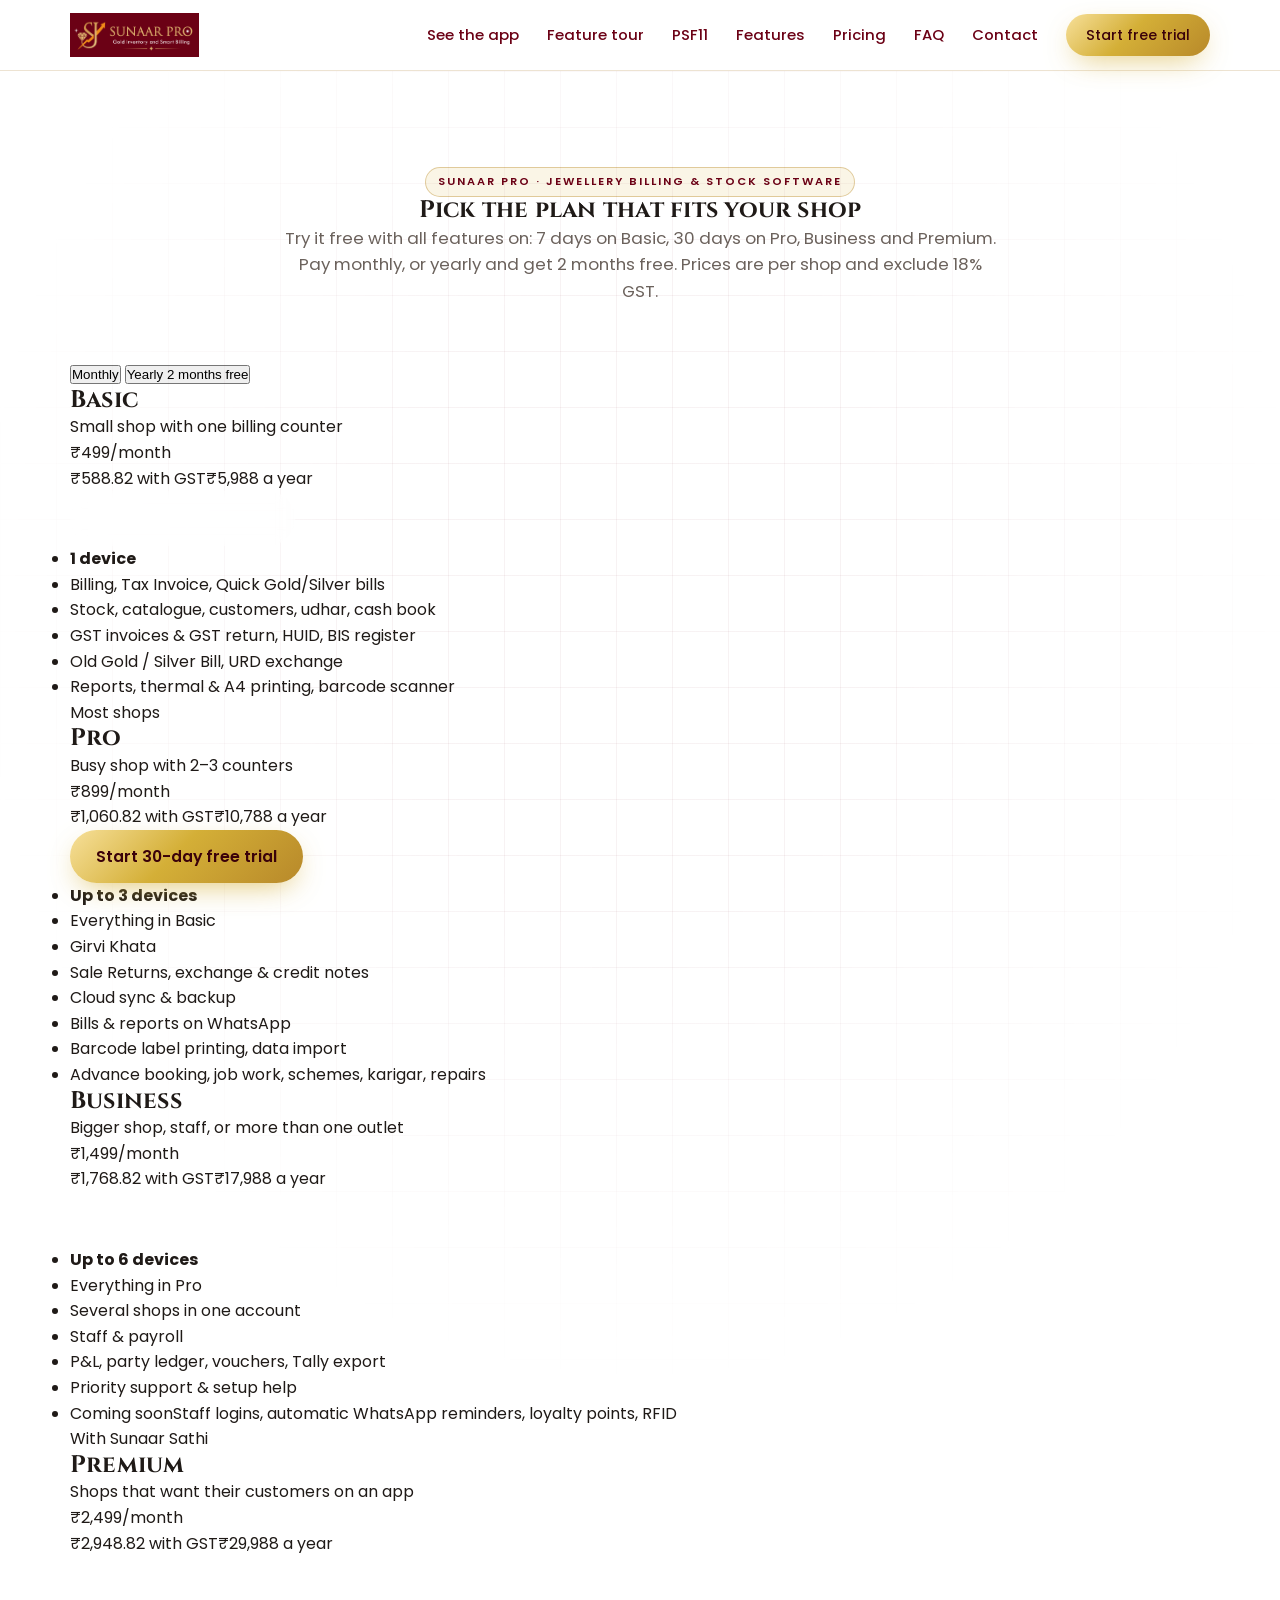
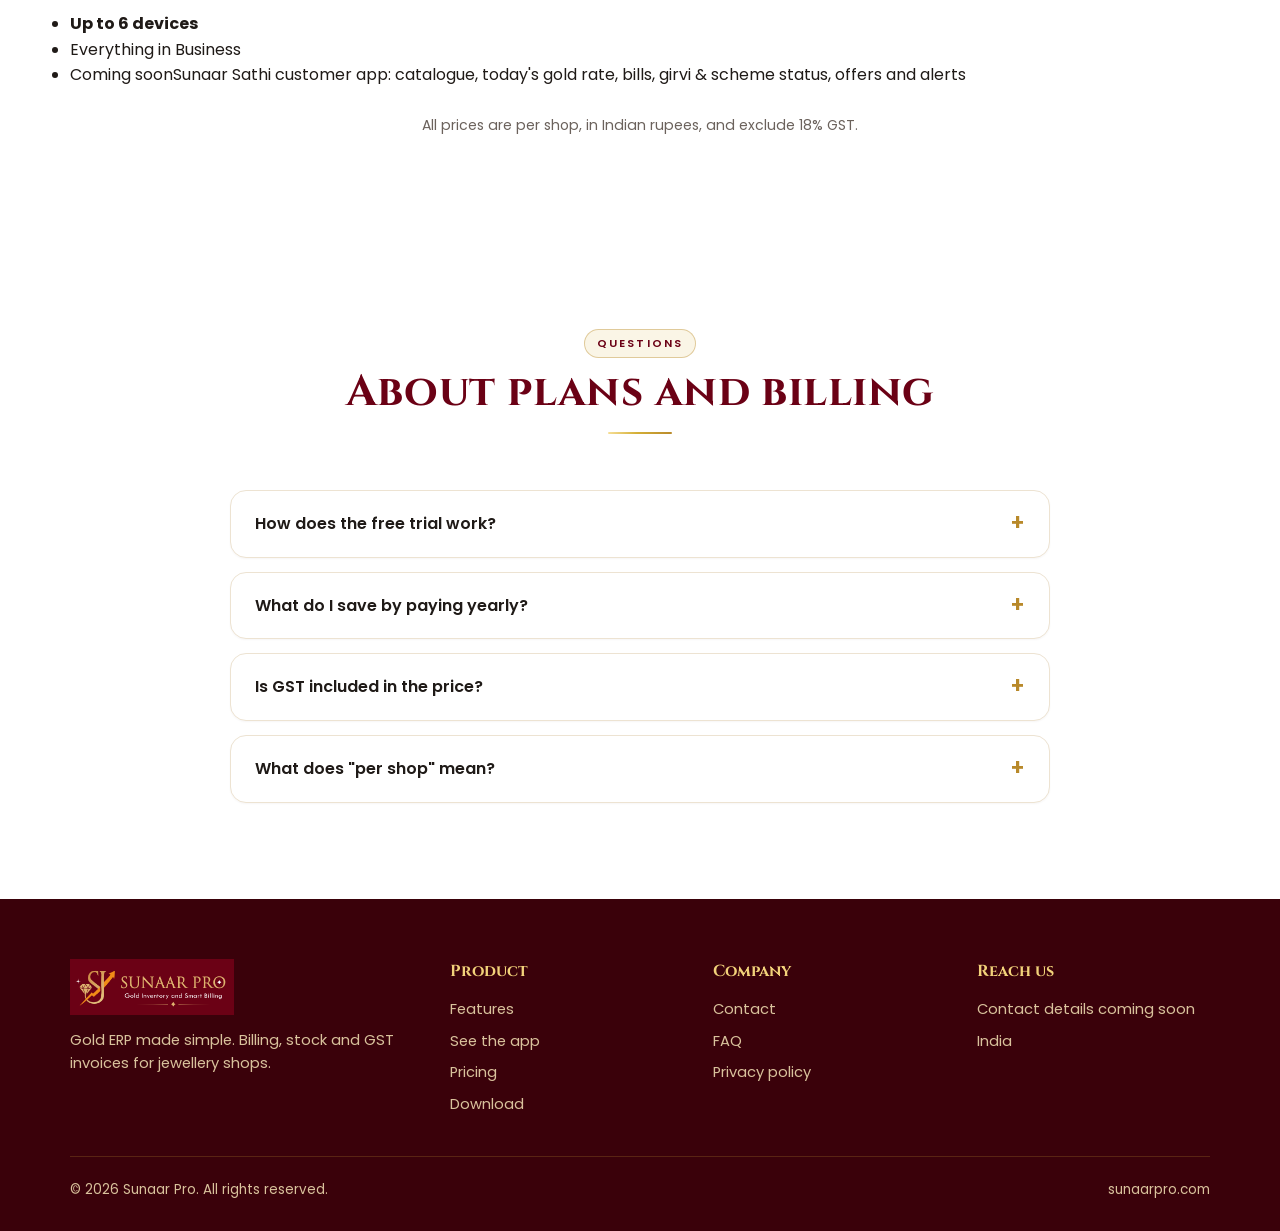
<file: pricing.html>
<!doctype html>
<html lang="en">
<head>
<meta charset="utf-8">
<meta name="viewport" content="width=device-width,initial-scale=1">
<title>Pricing | Sunaar Pro jewellery billing &amp; stock software</title>
<meta name="description" content="Sunaar Pro plans for Indian jewellery shops: Basic, Pro, Business and Premium. Free trial on every plan: 7 days on Basic, 30 days on the rest. Pay monthly, or yearly and get 2 months free.">
<meta name="theme-color" content="#58020F">
<link rel="canonical" href="https://sunaarpro.com/pricing.html">
<meta property="og:title" content="Sunaar Pro pricing | Pick the plan that fits your shop">
<meta property="og:description" content="Billing, stock and girvi software for jewellery shops. Free trial on every plan.">
<meta property="og:image" content="https://sunaarpro.com/assets/og-image.jpg">
<meta property="og:url" content="https://sunaarpro.com/pricing.html">
<link rel="icon" href="assets/favicon.png">
<link rel="apple-touch-icon" href="assets/apple-touch-icon.png">
<link rel="preconnect" href="https://fonts.googleapis.com">
<link rel="preconnect" href="https://fonts.gstatic.com" crossorigin>
<link href="https://fonts.googleapis.com/css2?family=Cinzel:wght@600;700&family=Poppins:wght@400;500;600&display=swap" rel="stylesheet">
<link rel="stylesheet" href="styles.css?v=5">
</head>
<body class="pricing-page">

<div class="progress" id="progress"></div>
<header class="nav" id="nav">
  <div class="wrap">
    <a class="brand" href="index.html" aria-label="Sunaar Pro home"><img src="assets/logo-wide.png" alt="Sunaar Pro, Gold Inventory and Smart Billing"></a>
    <nav class="nav-links" id="navlinks">
      <a href="index.html#app">See the app</a>
      <a href="index.html#tour">Feature tour</a>
      <a href="index.html#psf11">PSF11</a>
      <a href="index.html#features">Features</a>
      <a href="pricing.html" class="current" aria-current="page">Pricing</a>
      <a href="index.html#faq">FAQ</a>
      <a href="index.html#contact">Contact</a>
      <a class="btn btn-gold" href="index.html#contact" data-trial>Start free trial</a>
    </nav>
    <button class="menu-btn" aria-label="Open menu" onclick="document.getElementById('navlinks').classList.toggle('open')">
      <svg viewBox="0 0 24 24" fill="none" stroke="currentColor" stroke-width="2" stroke-linecap="round"><path d="M4 7h16M4 12h16M4 17h16"/></svg>
    </button>
  </div>
</header>

<main>
<section class="price-hero">
  <span class="orb o1"></span><span class="orb o2"></span><span class="hero-grid"></span>
  <div class="wrap">
    <div class="sec-head reveal">
      <span class="eyebrow">Sunaar Pro · Jewellery billing &amp; stock software</span>
      <h1 class="price-title">Pick the plan that fits your shop</h1>
      <p>Try it free with all features on: 7 days on Basic, 30 days on Pro, Business and Premium. Pay monthly, or yearly and get 2 months free. Prices are per shop and exclude 18% GST.</p>
    </div>

    <div class="bill-toggle reveal" data-mode="m" role="group" aria-label="Billing period">
      <span class="thumb" aria-hidden="true"></span>
      <button type="button" data-bill="m" aria-pressed="true">Monthly</button>
      <button type="button" data-bill="y" aria-pressed="false">Yearly <span class="free-badge">2 months free</span></button>
    </div>

    <div class="pgrid">

      <article class="pcard reveal">
        <h2>Basic</h2>
        <p class="pc-for">Small shop with one billing counter</p>
        <div class="pc-price"><span class="cur">₹</span><span class="amt" data-m="499" data-y="4,990">499</span><span class="per" data-m="/month" data-y="/year">/month</span></div>
        <p class="pc-sub"><span data-m="₹588.82 with GST" data-y="About ₹416/month">₹588.82 with GST</span><span data-m="₹5,988 a year" data-y="Saves ₹998">₹5,988 a year</span></p>
        <a class="btn btn-ghost pc-btn" href="index.html#contact" data-trial>Start 7-day free trial</a>
        <ul class="pc-list">
          <li><b>1 device</b></li>
          <li>Billing, Tax Invoice, Quick Gold/Silver bills</li>
          <li>Stock, catalogue, customers, udhar, cash book</li>
          <li>GST invoices &amp; GST return, HUID, BIS register</li>
          <li>Old Gold / Silver Bill, URD exchange</li>
          <li>Reports, thermal &amp; A4 printing, barcode scanner</li>
        </ul>
      </article>

      <article class="pcard hot reveal">
        <span class="pc-badge">Most shops</span>
        <h2>Pro</h2>
        <p class="pc-for">Busy shop with 2–3 counters</p>
        <div class="pc-price"><span class="cur">₹</span><span class="amt" data-m="899" data-y="8,990">899</span><span class="per" data-m="/month" data-y="/year">/month</span></div>
        <p class="pc-sub"><span data-m="₹1,060.82 with GST" data-y="About ₹749/month">₹1,060.82 with GST</span><span data-m="₹10,788 a year" data-y="Saves ₹1,798">₹10,788 a year</span></p>
        <a class="btn btn-gold pc-btn" href="index.html#contact" data-trial>Start 30-day free trial</a>
        <ul class="pc-list">
          <li><b>Up to 3 devices</b></li>
          <li class="all">Everything in Basic</li>
          <li>Girvi Khata</li>
          <li>Sale Returns, exchange &amp; credit notes</li>
          <li>Cloud sync &amp; backup</li>
          <li>Bills &amp; reports on WhatsApp</li>
          <li>Barcode label printing, data import</li>
          <li>Advance booking, job work, schemes, karigar, repairs</li>
        </ul>
      </article>

      <article class="pcard reveal">
        <h2>Business</h2>
        <p class="pc-for">Bigger shop, staff, or more than one outlet</p>
        <div class="pc-price"><span class="cur">₹</span><span class="amt" data-m="1,499" data-y="14,990">1,499</span><span class="per" data-m="/month" data-y="/year">/month</span></div>
        <p class="pc-sub"><span data-m="₹1,768.82 with GST" data-y="About ₹1,249/month">₹1,768.82 with GST</span><span data-m="₹17,988 a year" data-y="Saves ₹2,998">₹17,988 a year</span></p>
        <a class="btn btn-ghost pc-btn" href="index.html#contact" data-trial>Start 30-day free trial</a>
        <ul class="pc-list">
          <li><b>Up to 6 devices</b></li>
          <li class="all">Everything in Pro</li>
          <li>Several shops in one account</li>
          <li>Staff &amp; payroll</li>
          <li>P&amp;L, party ledger, vouchers, Tally export</li>
          <li>Priority support &amp; setup help</li>
          <li class="soon"><span class="soon-tag">Coming soon</span>Staff logins, automatic WhatsApp reminders, loyalty points, RFID</li>
        </ul>
      </article>

      <article class="pcard prem reveal">
        <span class="pc-badge alt">With Sunaar Sathi</span>
        <h2>Premium</h2>
        <p class="pc-for">Shops that want their customers on an app</p>
        <div class="pc-price"><span class="cur">₹</span><span class="amt" data-m="2,499" data-y="24,990">2,499</span><span class="per" data-m="/month" data-y="/year">/month</span></div>
        <p class="pc-sub"><span data-m="₹2,948.82 with GST" data-y="About ₹2,083/month">₹2,948.82 with GST</span><span data-m="₹29,988 a year" data-y="Saves ₹4,998">₹29,988 a year</span></p>
        <a class="btn btn-ghost pc-btn" href="index.html#contact" data-trial>Start 30-day free trial</a>
        <ul class="pc-list">
          <li><b>Up to 6 devices</b></li>
          <li class="all">Everything in Business</li>
          <li class="soon"><span class="soon-tag">Coming soon</span>Sunaar Sathi customer app: catalogue, today's gold rate, bills, girvi &amp; scheme status, offers and alerts</li>
        </ul>
      </article>

    </div>
    <p class="note">All prices are per shop, in Indian rupees, and exclude 18% GST.</p>
  </div>
</section>

<section class="pfaq">
  <div class="wrap">
    <div class="sec-head reveal">
      <span class="eyebrow">Questions</span>
      <h2>About plans and billing</h2>
    </div>
    <div class="faq">
      <details class="reveal"><summary>How does the free trial work?</summary><p>Basic comes with a 7-day free trial, and Pro, Business and Premium come with a 30-day free trial, all with every feature switched on. At the end of the trial, pick the plan that fits your shop and pay monthly or yearly.</p></details>
      <details class="reveal"><summary>What do I save by paying yearly?</summary><p>Paying yearly costs the same as 10 months, so you get 2 months free. For example, Pro is ₹8,990 a year instead of ₹10,788 if paid monthly.</p></details>
      <details class="reveal"><summary>Is GST included in the price?</summary><p>No. Prices exclude 18% GST, which is added to your invoice. Under each monthly price you can see the amount with GST.</p></details>
      <details class="reveal"><summary>What does "per shop" mean?</summary><p>Each plan covers one shop and the number of devices shown on it. The Business and Premium plans let you run several shops in one account.</p></details>
    </div>
  </div>
</section>
</main>

<footer>
  <div class="wrap">
    <div class="foot">
      <div>
        <img src="assets/logo-wide.png" alt="Sunaar Pro" style="height:56px;margin-bottom:14px">
        <p>Gold ERP made simple. Billing, stock and GST invoices for jewellery shops.</p>
      </div>
      <div><h4>Product</h4><ul><li><a href="index.html#features">Features</a></li><li><a href="index.html#app">See the app</a></li><li><a href="pricing.html">Pricing</a></li><li><a href="index.html#download">Download</a></li></ul></div>
      <div><h4>Company</h4><ul><li><a href="index.html#contact">Contact</a></li><li><a href="index.html#faq">FAQ</a></li><li><a href="privacy.html">Privacy policy</a></li></ul></div>
      <div><h4>Reach us</h4><ul><li>Contact details coming soon</li><li>India</li></ul></div>
    </div>
    <div class="foot-bottom"><span>© <span id="yr">2026</span> Sunaar Pro. All rights reserved.</span><span>sunaarpro.com</span></div>
  </div>
</footer>

<script src="pricing.js?v=1"></script>
<script>
document.getElementById('yr').textContent = new Date().getFullYear();
var io = new IntersectionObserver(function(es){es.forEach(function(e){ if(e.isIntersecting){ e.target.classList.add('in'); io.unobserve(e.target);} });},{threshold:.12});
document.querySelectorAll('.reveal').forEach(function(el){io.observe(el);});
document.querySelectorAll('.nav-links a').forEach(function(a){a.addEventListener('click',function(){document.getElementById('navlinks').classList.remove('open');});});
(function(){
  var bar=document.getElementById('progress'), nav=document.getElementById('nav'), t=false;
  function f(){t=false;var h=document.documentElement.scrollHeight-innerHeight;bar.style.transform='scaleX('+(h>0?scrollY/h:0)+')';nav.classList.toggle('scrolled',scrollY>20);}
  addEventListener('scroll',function(){if(!t){t=true;requestAnimationFrame(f);}},{passive:true}); f();
  document.querySelectorAll('.pgrid,.faq').forEach(function(g){ g.querySelectorAll('.reveal').forEach(function(el,i){el.style.transitionDelay=(i%4*0.1)+'s';}); });
  document.querySelectorAll('.pcard').forEach(function(c){c.addEventListener('mousemove',function(e){var r=c.getBoundingClientRect();c.style.setProperty('--mx',(e.clientX-r.left)+'px');c.style.setProperty('--my',(e.clientY-r.top)+'px');});});
})();
</script>
</body>
</html>
</file>
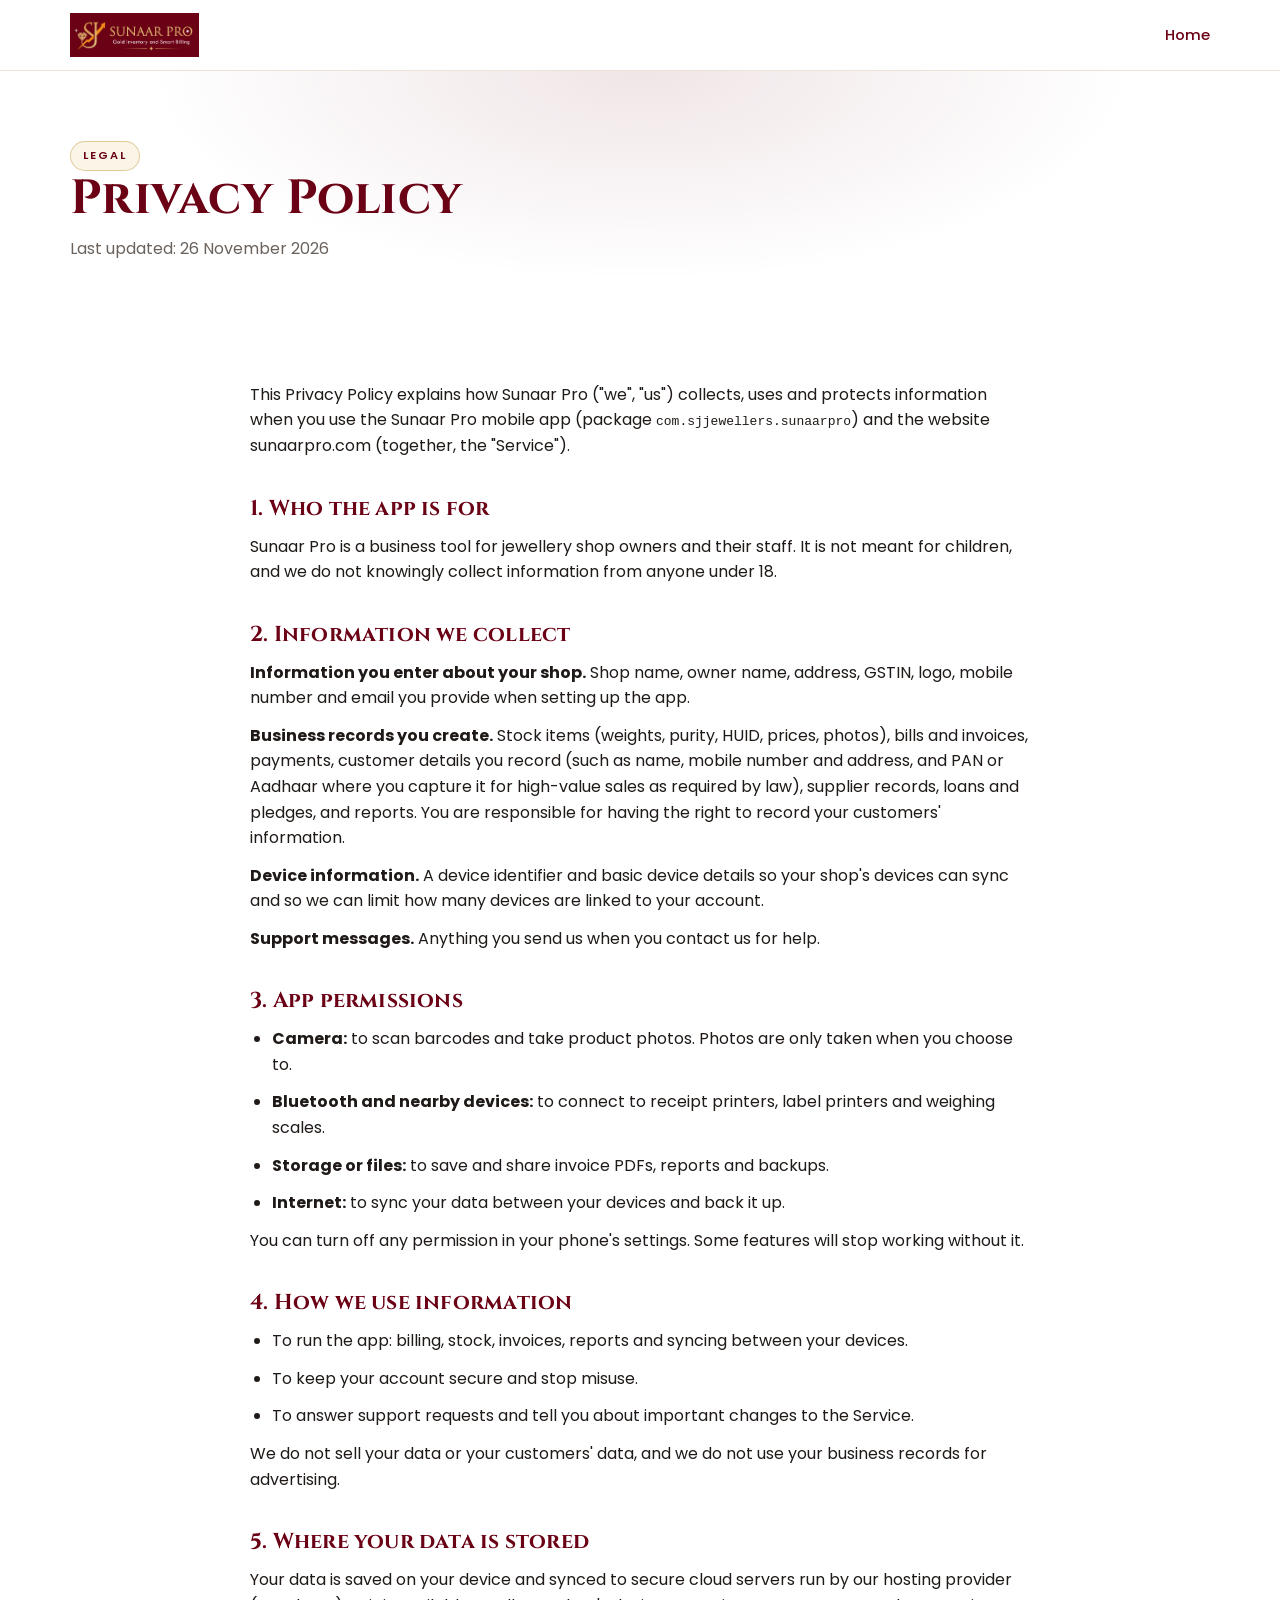
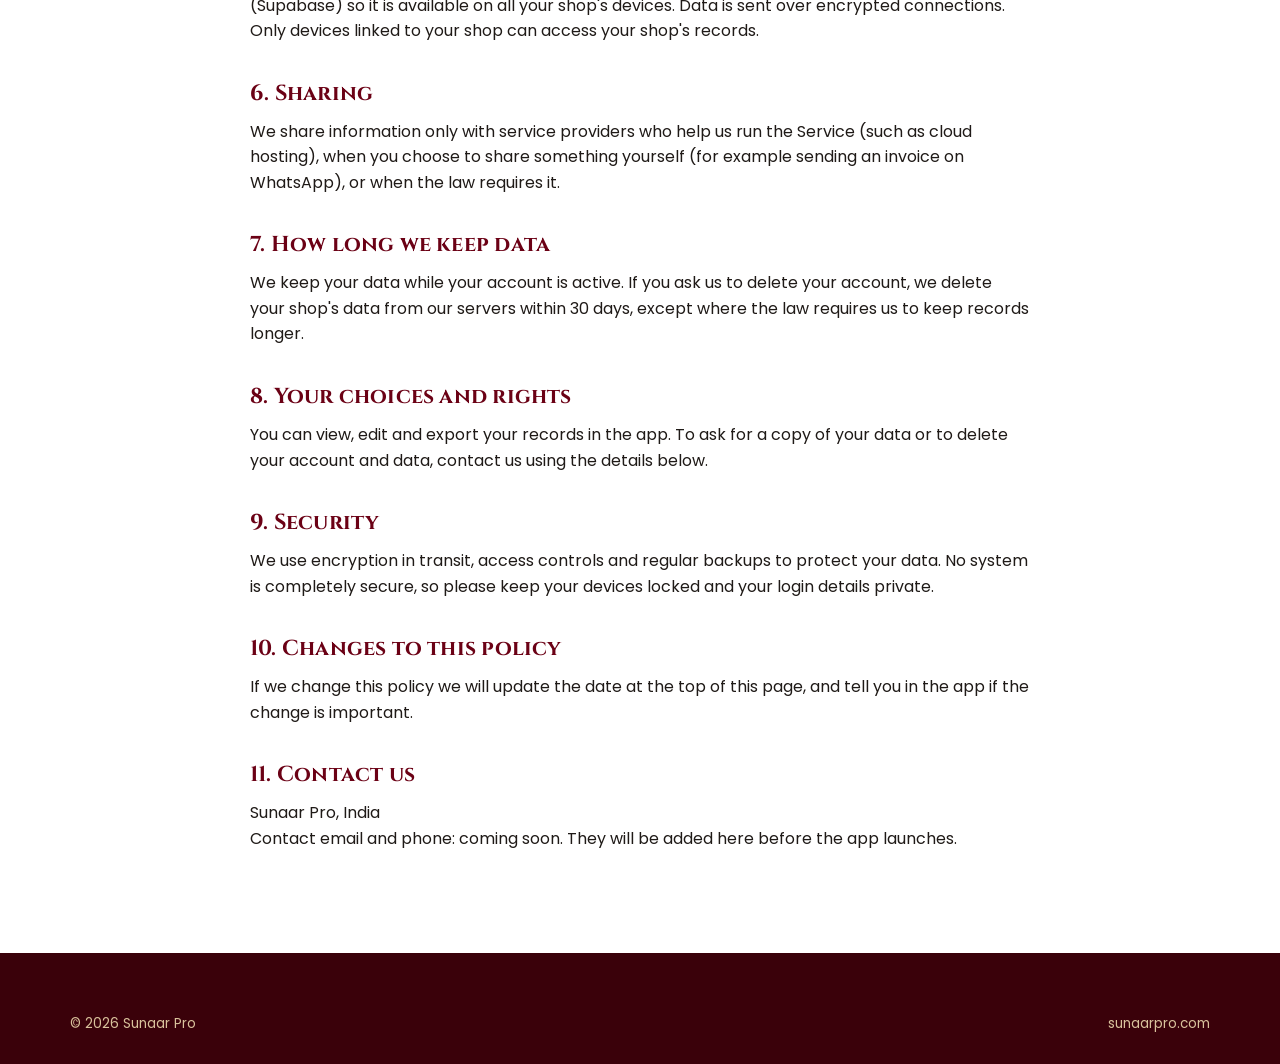
<file: privacy.html>
<!doctype html>
<html lang="en">
<head>
<meta charset="utf-8">
<meta name="viewport" content="width=device-width,initial-scale=1">
<title>Privacy Policy | Sunaar Pro</title>
<meta name="description" content="How the Sunaar Pro app collects, uses and protects your information.">
<meta name="theme-color" content="#58020F">
<link rel="canonical" href="https://sunaarpro.com/privacy.html">
<link rel="icon" href="assets/favicon.png">
<link rel="preconnect" href="https://fonts.googleapis.com">
<link rel="preconnect" href="https://fonts.gstatic.com" crossorigin>
<link href="https://fonts.googleapis.com/css2?family=Cinzel:wght@600;700&family=Poppins:wght@400;500;600&display=swap" rel="stylesheet">
<link rel="stylesheet" href="styles.css?v=4">
</head>
<body>
<header class="nav">
  <div class="wrap">
    <a class="brand" href="index.html" aria-label="Sunaar Pro home"><img src="assets/logo-wide.png" alt="Sunaar Pro"></a>
    <nav class="nav-links" style="display:flex;position:static;background:none;padding:0;border:0;flex-direction:row">
      <a href="index.html">Home</a>
    </nav>
  </div>
</header>

<div class="legal-hero">
  <div class="wrap">
    <span class="eyebrow">Legal</span>
    <h1>Privacy Policy</h1>
    <p>Last updated: 26 November 2026</p>
  </div>
</div>

<main class="legal">
  
  <p>This Privacy Policy explains how Sunaar Pro ("we", "us") collects, uses and protects information when you use the Sunaar Pro mobile app (package <code>com.sjjewellers.sunaarpro</code>) and the website sunaarpro.com (together, the "Service").</p>

  <h2>1. Who the app is for</h2>
  <p>Sunaar Pro is a business tool for jewellery shop owners and their staff. It is not meant for children, and we do not knowingly collect information from anyone under 18.</p>

  <h2>2. Information we collect</h2>
  <p><b>Information you enter about your shop.</b> Shop name, owner name, address, GSTIN, logo, mobile number and email you provide when setting up the app.</p>
  <p><b>Business records you create.</b> Stock items (weights, purity, HUID, prices, photos), bills and invoices, payments, customer details you record (such as name, mobile number and address, and PAN or Aadhaar where you capture it for high-value sales as required by law), supplier records, loans and pledges, and reports. You are responsible for having the right to record your customers' information.</p>
  <p><b>Device information.</b> A device identifier and basic device details so your shop's devices can sync and so we can limit how many devices are linked to your account.</p>
  <p><b>Support messages.</b> Anything you send us when you contact us for help.</p>

  <h2>3. App permissions</h2>
  <ul>
    <li><b>Camera:</b> to scan barcodes and take product photos. Photos are only taken when you choose to.</li>
    <li><b>Bluetooth and nearby devices:</b> to connect to receipt printers, label printers and weighing scales.</li>
    <li><b>Storage or files:</b> to save and share invoice PDFs, reports and backups.</li>
    <li><b>Internet:</b> to sync your data between your devices and back it up.</li>
  </ul>
  <p>You can turn off any permission in your phone's settings. Some features will stop working without it.</p>

  <h2>4. How we use information</h2>
  <ul>
    <li>To run the app: billing, stock, invoices, reports and syncing between your devices.</li>
    <li>To keep your account secure and stop misuse.</li>
    <li>To answer support requests and tell you about important changes to the Service.</li>
  </ul>
  <p>We do not sell your data or your customers' data, and we do not use your business records for advertising.</p>

  <h2>5. Where your data is stored</h2>
  <p>Your data is saved on your device and synced to secure cloud servers run by our hosting provider (Supabase) so it is available on all your shop's devices. Data is sent over encrypted connections. Only devices linked to your shop can access your shop's records.</p>

  <h2>6. Sharing</h2>
  <p>We share information only with service providers who help us run the Service (such as cloud hosting), when you choose to share something yourself (for example sending an invoice on WhatsApp), or when the law requires it.</p>

  <h2>7. How long we keep data</h2>
  <p>We keep your data while your account is active. If you ask us to delete your account, we delete your shop's data from our servers within 30 days, except where the law requires us to keep records longer.</p>

  <h2>8. Your choices and rights</h2>
  <p>You can view, edit and export your records in the app. To ask for a copy of your data or to delete your account and data, contact us using the details below.</p>

  <h2>9. Security</h2>
  <p>We use encryption in transit, access controls and regular backups to protect your data. No system is completely secure, so please keep your devices locked and your login details private.</p>

  <h2>10. Changes to this policy</h2>
  <p>If we change this policy we will update the date at the top of this page, and tell you in the app if the change is important.</p>

  <h2>11. Contact us</h2>
  <p>Sunaar Pro, India<br>
  Contact email and phone: coming soon. They will be added here before the app launches.</p>
</main>

<footer>
  <div class="wrap">
    <div class="foot-bottom" style="border:0;margin:0;padding:0"><span>© 2026 Sunaar Pro</span><span><a href="index.html">sunaarpro.com</a></span></div>
  </div>
</footer>
</body>
</html>
</file>
<file: styles.css>
:root{
  --maroon:#6B0115; --maroon-2:#58020F; --maroon-3:#3A010A;
  --gold:#D4AF37; --gold-2:#F2D27A; --gold-3:#B8892A; --amber:#F59E0B;
  --ink:#1F1A17; --muted:#6B625C; --cream:#FFF9EE; --cream-2:#FBF1DC; --line:#EADFC8;
  --radius:18px; --shadow:0 20px 50px -20px rgba(58,1,10,.35);
  --gold-grad:linear-gradient(135deg,#F7E09A 0%,#D4AF37 45%,#B8892A 100%);
}
*{box-sizing:border-box;margin:0;padding:0}
html{scroll-behavior:smooth}
body{font-family:'Poppins',system-ui,sans-serif;color:var(--ink);background:var(--cream);line-height:1.6;-webkit-font-smoothing:antialiased}
img{max-width:100%;height:auto;display:block}
a{color:inherit}
.wrap{max-width:1180px;margin:0 auto;padding:0 20px}
h1,h2,h3{font-family:'Cinzel',serif;line-height:1.15;letter-spacing:.01em}
.gold-text{background:var(--gold-grad);-webkit-background-clip:text;background-clip:text;color:transparent}
.eyebrow{font-size:.78rem;font-weight:600;letter-spacing:.18em;text-transform:uppercase;color:var(--gold-3)}
.ph{background:rgba(212,175,55,.18);border-bottom:2px dashed var(--gold);padding:0 4px;border-radius:4px;white-space:nowrap}
.dark .ph{background:rgba(212,175,55,.22);color:var(--gold-2)}

/* buttons */
.btn{display:inline-flex;align-items:center;gap:10px;padding:14px 26px;border-radius:999px;font-weight:600;font-size:.98rem;text-decoration:none;border:0;cursor:pointer;transition:transform .2s,box-shadow .2s}
.btn:hover{transform:translateY(-2px)}
.btn-gold{background:var(--gold-grad);color:var(--maroon-3);box-shadow:0 10px 30px -10px rgba(212,175,55,.8)}
.btn-ghost{border:1.5px solid rgba(242,210,122,.6);color:#fff}
.btn-maroon{background:var(--maroon);color:#fff}
.btn svg{width:20px;height:20px}

/* nav */
.nav{position:sticky;top:0;z-index:50;background:rgba(88,2,15,.92);backdrop-filter:blur(10px);border-bottom:1px solid rgba(212,175,55,.25)}
.nav .wrap{display:flex;align-items:center;justify-content:space-between;height:70px}
.brand{display:flex;align-items:center;gap:10px;text-decoration:none}
.brand img{height:44px;width:auto}
.nav-links{display:flex;gap:28px;align-items:center}
.nav-links a{color:#F5E6C4;text-decoration:none;font-size:.93rem;font-weight:500}
.nav-links a:hover{color:var(--gold-2)}
.nav-links .btn{padding:10px 20px;font-size:.88rem}
.menu-btn{display:none;background:none;border:0;color:var(--gold-2);cursor:pointer}
.menu-btn svg{width:28px;height:28px}

/* hero */
.hero{position:relative;overflow:hidden;color:#fff;background:radial-gradient(1200px 600px at 75% 10%,#8E0A24 0%,transparent 60%),linear-gradient(160deg,var(--maroon) 0%,var(--maroon-3) 100%)}
.hero::before{content:"";position:absolute;inset:0;background-image:radial-gradient(rgba(242,210,122,.12) 1px,transparent 1px);background-size:22px 22px;mask-image:linear-gradient(to bottom,#000,transparent 80%)}
.hero .wrap{position:relative;display:grid;grid-template-columns:1.05fr 1fr;gap:40px;align-items:center;padding-top:70px;padding-bottom:90px}
.pill{display:inline-flex;align-items:center;gap:8px;padding:7px 16px;border-radius:999px;border:1px solid rgba(242,210,122,.45);background:rgba(0,0,0,.18);color:var(--gold-2);font-size:.82rem;font-weight:500}
.pill i{width:8px;height:8px;border-radius:50%;background:var(--gold);box-shadow:0 0 0 4px rgba(212,175,55,.25)}
.hero h1{font-size:clamp(2.4rem,5.4vw,4.1rem);margin:22px 0 18px;font-weight:700}
.hero p.lead{font-size:1.1rem;color:#F1DFC0;max-width:520px}
.hero .cta{display:flex;flex-wrap:wrap;gap:14px;margin-top:32px}
.hero .trust{display:flex;gap:26px;margin-top:38px;flex-wrap:wrap}
.hero .trust div{font-size:.85rem;color:#E9D3AE}
.hero .trust b{display:block;font-family:'Cinzel',serif;font-size:1.5rem;color:var(--gold-2)}
.stage{position:relative;height:560px}
.tablet{position:absolute;right:-30px;top:40px;width:600px;border-radius:22px;background:#17171a;padding:14px;box-shadow:0 40px 80px -30px rgba(0,0,0,.7);transform:rotate(-2deg)}
.tablet img{border-radius:10px}
.phone{position:absolute;left:10px;bottom:0;width:230px;border-radius:36px;background:#141416;padding:10px;box-shadow:0 40px 70px -20px rgba(0,0,0,.75);transform:rotate(4deg)}
.phone img{border-radius:28px}
.rate-chip{position:absolute;right:20px;bottom:30px;background:#fff;color:var(--ink);border-radius:16px;padding:14px 18px;box-shadow:var(--shadow);font-size:.8rem;animation:float 5s ease-in-out infinite}
.rate-chip b{display:block;font-size:1.25rem;color:var(--maroon)}
@keyframes float{50%{transform:translateY(-10px)}}

/* sections */
section{padding:96px 0}
.sec-head{text-align:center;max-width:720px;margin:0 auto 56px}
.sec-head h2{font-size:clamp(1.9rem,3.6vw,2.7rem);margin:10px 0 14px;color:var(--maroon)}
.sec-head p{color:var(--muted);font-size:1.05rem}

.features{display:grid;grid-template-columns:repeat(4,1fr);gap:20px}
.card{background:#fff;border:1px solid var(--line);border-radius:var(--radius);padding:28px 24px;transition:transform .25s,box-shadow .25s,border-color .25s}
.card:hover{transform:translateY(-4px);box-shadow:var(--shadow);border-color:rgba(212,175,55,.6)}
.ico{width:50px;height:50px;border-radius:14px;display:grid;place-items:center;background:linear-gradient(135deg,var(--maroon),#8E0A24);color:var(--gold-2);margin-bottom:18px}
.ico svg{width:24px;height:24px}
.card h3{font-family:'Poppins',sans-serif;font-size:1.06rem;font-weight:600;margin-bottom:8px}
.card p{color:var(--muted);font-size:.92rem}

/* showcase */
.showcase{background:linear-gradient(180deg,var(--cream-2),var(--cream))}
.tabs{display:flex;justify-content:center;flex-wrap:wrap;gap:10px;margin-bottom:40px}
.tab{padding:10px 20px;border-radius:999px;border:1px solid var(--line);background:#fff;font:500 .92rem 'Poppins',sans-serif;cursor:pointer;color:var(--ink)}
.tab.active{background:var(--maroon);color:var(--gold-2);border-color:var(--maroon)}
.show-grid{display:grid;grid-template-columns:1fr 1.1fr;gap:56px;align-items:center}
.show-phone{justify-self:center;width:300px;border-radius:44px;background:#141416;padding:12px;box-shadow:var(--shadow)}
.show-phone img{border-radius:34px;transition:opacity .25s}
.show-text h3{font-size:2rem;color:var(--maroon);margin-bottom:14px}
.show-text p{color:var(--muted);margin-bottom:20px}
.ticks{list-style:none;display:grid;gap:12px}
.ticks li{display:flex;gap:12px;align-items:flex-start}
.ticks li::before{content:"";flex:0 0 22px;height:22px;border-radius:50%;background:var(--gold-grad) center/12px no-repeat;background-image:url("data:image/svg+xml,%3Csvg xmlns='http://www.w3.org/2000/svg' viewBox='0 0 24 24' fill='none' stroke='%233A010A' stroke-width='3.5' stroke-linecap='round' stroke-linejoin='round'%3E%3Cpath d='M5 12l5 5L20 7'/%3E%3C/svg%3E"),var(--gold-grad);margin-top:2px}

/* big screen */
.bigscreen{background:linear-gradient(160deg,var(--maroon) 0%,var(--maroon-3) 100%);color:#fff}
.bigscreen .sec-head h2{color:#fff}
.bigscreen .sec-head p{color:#E9D3AE}
.device-tab{max-width:980px;margin:0 auto;border-radius:26px;background:#17171a;padding:16px;box-shadow:0 50px 90px -30px rgba(0,0,0,.7)}
.device-tab img{border-radius:12px}
.chips{display:flex;flex-wrap:wrap;justify-content:center;gap:12px;margin-top:40px}
.chips span{padding:9px 18px;border-radius:999px;border:1px solid rgba(242,210,122,.4);color:var(--gold-2);font-size:.88rem;background:rgba(0,0,0,.15)}

/* steps */
.steps{display:grid;grid-template-columns:repeat(3,1fr);gap:24px;counter-reset:s}
.step{position:relative;padding:34px 28px;border-radius:var(--radius);background:#fff;border:1px solid var(--line)}
.step::before{counter-increment:s;content:"0" counter(s);font-family:'Cinzel',serif;font-size:2.6rem;font-weight:700;background:var(--gold-grad);-webkit-background-clip:text;background-clip:text;color:transparent;display:block;margin-bottom:8px}
.step h3{font-family:'Poppins';font-size:1.1rem;font-weight:600;margin-bottom:6px}
.step p{color:var(--muted);font-size:.93rem}

/* pricing */
.plans{display:grid;grid-template-columns:repeat(3,1fr);gap:22px;align-items:stretch}
.plan{background:#fff;border:1px solid var(--line);border-radius:22px;padding:34px 28px;display:flex;flex-direction:column}
.plan.best{background:linear-gradient(160deg,var(--maroon),var(--maroon-3));color:#fff;border:0;box-shadow:var(--shadow);transform:scale(1.03)}
.plan .tag{align-self:flex-start;font-size:.72rem;font-weight:600;letter-spacing:.12em;text-transform:uppercase;padding:5px 12px;border-radius:999px;background:var(--gold-grad);color:var(--maroon-3);margin-bottom:14px}
.plan h3{font-family:'Poppins';font-weight:600;font-size:1.2rem}
.plan .price{font-family:'Cinzel',serif;font-size:2.4rem;font-weight:700;margin:14px 0 4px}
.plan .per{font-size:.85rem;color:var(--muted)}
.plan.best .per{color:#E9D3AE}
.plan ul{list-style:none;margin:22px 0 28px;display:grid;gap:10px;font-size:.93rem;flex:1}
.plan li::before{content:"✦ ";color:var(--gold)}
.plan .btn{justify-content:center}
.note{text-align:center;color:var(--muted);font-size:.88rem;margin-top:26px}

/* faq */
.faq{max-width:820px;margin:0 auto;display:grid;gap:14px}
details{background:#fff;border:1px solid var(--line);border-radius:16px;padding:20px 24px}
summary{cursor:pointer;font-weight:600;list-style:none;display:flex;justify-content:space-between;gap:16px}
summary::after{content:"+";color:var(--gold-3);font-size:1.4rem;line-height:1}
details[open] summary::after{content:"–"}
details p{color:var(--muted);margin-top:12px;font-size:.95rem}

/* download / contact */
.download{padding:0 0 96px}
.dl-box{border-radius:30px;padding:56px;display:grid;grid-template-columns:1.3fr 1fr;gap:40px;align-items:center;color:#fff;background:radial-gradient(600px 300px at 90% 0%,#8E0A24,transparent),linear-gradient(140deg,var(--maroon),var(--maroon-3));position:relative;overflow:hidden}
.dl-box h2{font-size:clamp(1.8rem,3.4vw,2.6rem);margin-bottom:12px}
.dl-box p{color:#F1DFC0}
.play{display:inline-flex;align-items:center;gap:12px;background:#000;border:1px solid #444;border-radius:12px;padding:10px 20px;color:#fff;text-decoration:none;margin-top:26px;opacity:.95}
.play small{display:block;font-size:.7rem;letter-spacing:.06em;color:#bbb}
.play b{font-size:1.15rem;font-weight:600}
.play svg{width:30px;height:30px}
.dl-box .soon{display:inline-block;margin-left:12px;color:var(--gold-2);font-size:.85rem;vertical-align:middle}
.dl-icon{justify-self:center;width:260px;filter:drop-shadow(0 30px 40px rgba(0,0,0,.45))}

.contact-grid{display:grid;grid-template-columns:1fr 1.2fr;gap:40px}
.contact-list{display:grid;gap:16px}
.contact-item{display:flex;gap:16px;align-items:center;background:#fff;border:1px solid var(--line);border-radius:16px;padding:18px 20px;text-decoration:none}
.contact-item small{display:block;color:var(--muted);font-size:.8rem}
.contact-item b{font-weight:600}
form.contact{background:#fff;border:1px solid var(--line);border-radius:22px;padding:30px;display:grid;gap:14px}
form.contact .row{display:grid;grid-template-columns:1fr 1fr;gap:14px}
label{font-size:.84rem;font-weight:500;color:var(--muted);display:grid;gap:6px}
input,textarea,select{font:inherit;padding:12px 14px;border:1px solid var(--line);border-radius:12px;background:var(--cream);color:var(--ink);width:100%}
input:focus,textarea:focus,select:focus{outline:2px solid var(--gold);border-color:transparent}
textarea{min-height:110px;resize:vertical}

/* footer */
footer{background:var(--maroon-3);color:#D9C29C;padding:60px 0 30px;font-size:.92rem}
.foot{display:grid;grid-template-columns:1.5fr 1fr 1fr 1fr;gap:30px}
footer h4{font-family:'Cinzel',serif;color:var(--gold-2);margin-bottom:14px;font-size:1rem}
footer ul{list-style:none;display:grid;gap:8px}
footer a{text-decoration:none}
footer a:hover{color:var(--gold-2)}
.foot-bottom{border-top:1px solid rgba(212,175,55,.2);margin-top:40px;padding-top:22px;display:flex;justify-content:space-between;flex-wrap:wrap;gap:10px;font-size:.84rem}

/* legal page */
.legal-hero{background:linear-gradient(160deg,var(--maroon),var(--maroon-3));color:#fff;padding:70px 0 60px}
.legal-hero h1{font-size:clamp(2rem,4vw,3rem)}
.legal-hero p{color:#E9D3AE;margin-top:10px}
.legal{max-width:820px;margin:0 auto;padding:60px 20px 90px}
.legal h2{font-size:1.35rem;color:var(--maroon);margin:38px 0 12px}
.legal p,.legal li{color:#3d3530;margin-bottom:12px}
.legal ul{padding-left:22px}
.legal .callout{background:#fff;border:1px solid var(--line);border-left:4px solid var(--gold);border-radius:12px;padding:16px 20px;margin:20px 0}

.reveal{opacity:0;transform:translateY(24px);transition:opacity .7s ease,transform .7s ease}
.reveal.in{opacity:1;transform:none}

@media (max-width:1000px){
  .hero .wrap{grid-template-columns:1fr;padding-top:50px}
  .stage{height:460px;max-width:600px;width:100%;margin:0 auto}
  .tablet{width:85%;right:0}
  .features{grid-template-columns:repeat(2,1fr)}
  .show-grid,.contact-grid,.dl-box{grid-template-columns:1fr}
  .plans,.steps{grid-template-columns:1fr}
  .plan.best{transform:none}
  .foot{grid-template-columns:1fr 1fr}
}
@media (max-width:760px){
  .nav-links{display:none;position:absolute;top:70px;left:0;right:0;flex-direction:column;background:var(--maroon-2);padding:20px;gap:18px;border-bottom:1px solid rgba(212,175,55,.3)}
  .nav-links.open{display:flex}
  .menu-btn{display:block}
  section{padding:70px 0}
  .stage{height:380px}
  .phone{width:160px;border-radius:26px;padding:7px}
  .phone img{border-radius:20px}
  .tablet{top:10px;padding:8px;border-radius:14px}
  .rate-chip{display:none}
  .features{grid-template-columns:1fr}
  .show-phone{width:250px}
  .dl-box{padding:36px 24px}
  .dl-icon{width:180px}
  form.contact .row{grid-template-columns:1fr}
  .foot{grid-template-columns:1fr}
}
@media (prefers-reduced-motion:reduce){*{animation:none!important;transition:none!important}.reveal{opacity:1;transform:none}}

/* centered hero (v2) */
.hero .wrap.hero-center{display:flex;flex-direction:column;align-items:center;text-align:center;grid-template-columns:none;padding-top:56px;padding-bottom:40px}
.hero-emblem{width:130px;height:auto;filter:drop-shadow(0 10px 25px rgba(0,0,0,.35))}
.hero-title{font-size:clamp(3rem,10vw,7.2rem)!important;font-weight:700;letter-spacing:.06em;margin:10px 0 6px!important;line-height:1}
.hero-title .gold-text{filter:drop-shadow(0 4px 18px rgba(212,175,55,.25))}
.hero-tagline{display:flex;align-items:center;gap:18px;font-family:'Poppins',sans-serif;font-size:clamp(1.15rem,2.6vw,1.75rem);font-weight:500;color:#F7E3B5;letter-spacing:.04em}
.hero-tagline .line{width:60px;height:1px;background:linear-gradient(90deg,transparent,var(--gold))}
.hero-tagline .line:last-child{background:linear-gradient(90deg,var(--gold),transparent)}
.hero-center .lead{margin:22px auto 0;max-width:620px}
.soon-label{margin-top:30px;font-size:.78rem;font-weight:600;letter-spacing:.18em;text-transform:uppercase;color:var(--gold-2)}
.stores{display:flex;flex-wrap:wrap;justify-content:center;gap:12px;margin-top:12px}
.stores.left{justify-content:flex-start;margin-top:26px}
.store{display:inline-flex;align-items:center;gap:10px;background:#000;border:1px solid rgba(255,255,255,.22);border-radius:12px;padding:9px 18px 9px 14px;color:#fff;text-decoration:none;text-align:left;min-width:170px;transition:transform .2s,border-color .2s}
.store:hover{transform:translateY(-2px);border-color:var(--gold)}
.store svg{width:26px;height:26px;flex:0 0 26px}
.store small{display:block;font-size:.62rem;letter-spacing:.06em;color:#bbb;line-height:1.2}
.store b{font-size:1.05rem;font-weight:600;line-height:1.2}
.hero-center .cta{justify-content:center;margin-top:26px}
.hero-center .stage{width:100%;max-width:900px;height:520px;margin-top:50px}
.hero-center .tablet{left:50%;right:auto;top:0;width:640px;transform:translateX(-50%)}
.hero-center .phone{left:6%;bottom:-10px;transform:rotate(-4deg)}
.hero-center .rate-chip{right:4%;bottom:40px}
@media (max-width:760px){
  .hero-emblem{width:96px}
  .hero-tagline .line{width:28px}
  .store{min-width:0;flex:1 1 140px}
  .hero-center .stage{height:330px;margin-top:36px}
  .hero-center .tablet{width:92%;top:0}
  .hero-center .phone{left:2%;bottom:0;width:130px}
}
.hero-center .stores{margin-top:30px}
@media (max-width:760px){
  .hero-title{font-size:13vw!important;letter-spacing:.03em;white-space:nowrap}
  .hero-center .stores{gap:8px}
  .hero-center .store{flex:1 1 0;min-width:0;padding:8px 10px;gap:7px}
  .hero-center .store svg{width:20px;height:20px;flex-basis:20px}
  .hero-center .store b{font-size:.78rem;white-space:nowrap}
  .hero-center .store small{font-size:.52rem}
}

/* PSF11 */
.psf-grid{display:grid;grid-template-columns:1fr 1fr;gap:56px;align-items:center}
.psf-photo{position:relative;text-align:center}
.psf-photo img{width:100%;max-width:520px;margin:0 auto;filter:drop-shadow(0 40px 50px rgba(0,0,0,.55))}
.psf-switch{display:inline-flex;gap:6px;margin-top:22px;padding:5px;border-radius:999px;background:rgba(0,0,0,.25);border:1px solid rgba(242,210,122,.3)}
.psf-switch button{border:0;background:none;color:#F1DFC0;font:500 .86rem 'Poppins',sans-serif;padding:8px 16px;border-radius:999px;cursor:pointer}
.psf-switch button.active{background:var(--gold-grad);color:var(--maroon-3)}
.psf-points{display:grid;gap:18px}
.psf-point{display:flex;gap:18px;align-items:flex-start;background:rgba(0,0,0,.18);border:1px solid rgba(242,210,122,.22);border-radius:18px;padding:22px}
.psf-point .ico{margin:0;flex:0 0 50px;background:var(--gold-grad);color:var(--maroon-3)}
.psf-point h3{font-family:'Poppins',sans-serif;font-size:1.08rem;font-weight:600;color:#fff;margin-bottom:4px}
.psf-point p{color:#E9D3AE;font-size:.93rem}

/* Feature tour */
.tour{background:var(--cream)}
.tab em{font-style:normal;font-size:.75rem;opacity:.7;margin-left:4px}
.tour-wrap{display:grid;grid-template-columns:360px 1fr;gap:32px;align-items:start}
.tour-list{list-style:none;display:grid;gap:10px}
.tour-list button{display:flex;gap:14px;width:100%;text-align:left;background:#fff;border:1px solid var(--line);border-radius:16px;padding:14px 16px;cursor:pointer;font:inherit;color:var(--ink);transition:border-color .2s,box-shadow .2s,background .2s}
.tour-list button:hover{border-color:rgba(212,175,55,.6)}
.tour-list .num{font-family:'Cinzel',serif;font-weight:700;color:var(--gold-3);font-size:1.05rem;padding-top:1px}
.tour-list b{display:block;font-weight:600;font-size:.98rem}
.tour-list small{display:none;color:var(--muted);font-size:.86rem;line-height:1.5;margin-top:4px}
.tour-list li.active button{background:linear-gradient(135deg,var(--maroon),#8E0A24);border-color:transparent;box-shadow:var(--shadow);color:#fff}
.tour-list li.active .num{color:var(--gold-2)}
.tour-list li.active small{display:block;color:#F1DFC0}
.tour-view{position:sticky;top:90px}
.tour-frame{border-radius:18px;overflow:hidden;background:#fff;box-shadow:0 30px 60px -25px rgba(58,1,10,.45);border:1px solid var(--line)}
.tour-frame .dots{display:flex;align-items:center;gap:7px;padding:11px 14px;background:#2a1a17}
.tour-frame .dots i{width:10px;height:10px;border-radius:50%;background:#E5534B}
.tour-frame .dots i:nth-child(2){background:#D4AF37}.tour-frame .dots i:nth-child(3){background:#3FB950}
.tour-frame .dots b{margin-left:12px;font-weight:500;font-size:.78rem;color:#cdb9a6;background:rgba(255,255,255,.07);padding:3px 12px;border-radius:999px;white-space:nowrap;overflow:hidden;text-overflow:ellipsis}
.tour-frame img{width:100%;transition:opacity .2s}
.tour-caption{padding:18px 6px 0}
.tour-caption h3{font-size:1.5rem;color:var(--maroon);margin-bottom:6px}
.tour-caption p{color:var(--muted)}
@media (max-width:1000px){.psf-grid{grid-template-columns:1fr}.psf-photo img{max-width:420px}.tour-wrap{grid-template-columns:1fr}.tour-view{position:static;order:-1}.tour-list small{display:none!important}}
@media (max-width:760px){.tabs{gap:8px}.tab{padding:8px 14px;font-size:.85rem}.tour-list{grid-template-columns:1fr 1fr;gap:8px}.tour-list button{padding:10px 12px;gap:8px}.tour-list b{font-size:.86rem}.tour-caption h3{font-size:1.25rem}}
.plan .price.soon-price{font-size:1.7rem;letter-spacing:.02em}
.plan:not(.best) .price.soon-price{color:var(--maroon)}
.plan.best .price.soon-price{background:var(--gold-grad);-webkit-background-clip:text;background-clip:text;color:transparent}
button[disabled]{opacity:.75;cursor:not-allowed}


/* ================= v4: dark modern theme ================= */
:root{--cream:#0D0506;--cream-2:#130709;--ink:#F3EADB;--muted:#A99A8B;--line:rgba(255,255,255,.09);
  --glass:rgba(255,255,255,.035);--glass-2:rgba(255,255,255,.06);--glow:0 0 0 1px rgba(212,175,55,.35),0 20px 60px -20px rgba(212,175,55,.35)}
body{background:var(--cream);color:var(--ink)}
::selection{background:rgba(212,175,55,.35)}
section{position:relative}

/* nav */
.nav{background:rgba(13,5,6,.55);backdrop-filter:blur(16px) saturate(140%);-webkit-backdrop-filter:blur(16px) saturate(140%);border-bottom:1px solid rgba(255,255,255,.06);transition:background .3s}
.nav .wrap{transition:height .3s}
.nav.scrolled{background:rgba(13,5,6,.85)}
.nav.scrolled .wrap{height:60px}
.nav-links a:not(.btn){position:relative;color:#D9CBB5}
.nav-links a:not(.btn)::after{content:"";position:absolute;left:0;right:0;bottom:-6px;height:2px;border-radius:2px;background:var(--gold-grad);transform:scaleX(0);transform-origin:left;transition:transform .35s ease}
.nav-links a:not(.btn):hover::after{transform:scaleX(1)}
.progress{position:fixed;top:0;left:0;height:2px;width:100%;transform-origin:0 50%;transform:scaleX(0);background:var(--gold-grad);z-index:100}
@media (max-width:760px){.nav-links{background:rgba(13,5,6,.97)}}

/* hero */
.hero{background:radial-gradient(900px 500px at 50% -10%,rgba(142,10,36,.75),transparent 70%),linear-gradient(180deg,#1A0609 0%,#0D0506 100%)}
.hero::before{display:none}
.hero-grid{position:absolute;inset:0;background-image:linear-gradient(rgba(255,255,255,.045) 1px,transparent 1px),linear-gradient(90deg,rgba(255,255,255,.045) 1px,transparent 1px);background-size:56px 56px;-webkit-mask-image:radial-gradient(ellipse 70% 60% at 50% 30%,#000 30%,transparent 75%);mask-image:radial-gradient(ellipse 70% 60% at 50% 30%,#000 30%,transparent 75%);pointer-events:none}
.hero .orb{position:absolute;border-radius:50%;filter:blur(80px);pointer-events:none}
.hero .orb.o1{width:380px;height:380px;background:#D4AF37;opacity:.16;top:-80px;left:8%;animation:drift1 14s ease-in-out infinite}
.hero .orb.o2{width:460px;height:460px;background:#C0143F;opacity:.35;top:120px;right:2%;animation:drift2 18s ease-in-out infinite}
@keyframes drift1{50%{transform:translate(140px,90px)}}
@keyframes drift2{50%{transform:translate(-140px,40px)}}
.hero .wrap{z-index:1}
.hero .wrap.hero-center{padding-top:64px;padding-bottom:70px}
.hero-emblem{width:84px}
.hero-title{font-size:clamp(2.8rem,8.5vw,6.2rem)!important}
.hero-title .gold-text{background-image:linear-gradient(110deg,#B8892A 0%,#E9C766 30%,#FFF6D2 45%,#E9C766 60%,#B8892A 100%);background-size:250% 100%;animation:shine 5s ease-in-out infinite}
@keyframes shine{0%{background-position:100% 0}60%,100%{background-position:0 0}}
.hero p.lead{color:#CDBDA6}
/* entrance */
.hero-center>*{opacity:0;animation:rise 1s cubic-bezier(.16,1,.3,1) forwards}
.hero-center>:nth-child(1){animation-delay:.05s}.hero-center>:nth-child(2){animation-delay:.15s}
.hero-center>:nth-child(3){animation-delay:.3s}.hero-center>:nth-child(4){animation-delay:.42s}
.hero-center>:nth-child(5){animation-delay:.54s}.hero-center>:nth-child(6){animation-delay:.66s}
.hero-center>:nth-child(7){animation-delay:.85s;animation-duration:1.4s}
@keyframes rise{from{opacity:0;transform:translateY(30px);filter:blur(10px)}to{opacity:1;transform:none;filter:none}}
/* compact devices */
.hero-center .stage{max-width:760px;height:400px;margin-top:56px}
.hero-center .tablet{width:540px;padding:10px;border-radius:18px;background:linear-gradient(145deg,#2a2a2e,#111113);box-shadow:var(--glow),0 50px 80px -30px rgba(0,0,0,.8);transform:translateX(-50%)}
.hero-center .tablet img{border-radius:9px}
.hero-center .phone{width:170px;left:8%;bottom:0;padding:7px;border-radius:28px;background:linear-gradient(145deg,#2a2a2e,#0f0f11);box-shadow:0 0 0 1px rgba(212,175,55,.3),0 40px 60px -20px rgba(0,0,0,.85);transform:rotate(-4deg);animation:float2 6s ease-in-out infinite}
.hero-center .phone img{border-radius:21px}
@keyframes float2{50%{transform:rotate(-4deg) translateY(-12px)}}
.hero-center .rate-chip{background:rgba(20,8,10,.75);color:#F3EADB;border:1px solid rgba(212,175,55,.4);backdrop-filter:blur(10px);right:6%;bottom:20px}
.hero-center .rate-chip b{color:var(--gold-2)}
.stage::after{content:"";position:absolute;left:10%;right:10%;bottom:-30px;height:60px;background:radial-gradient(ellipse at center,rgba(212,175,55,.35),transparent 70%);filter:blur(20px);z-index:-1}
@media (max-width:760px){.hero-center .stage{height:260px;margin-top:40px}.hero-center .tablet{width:88%}.hero-center .phone{width:105px;left:2%;border-radius:18px;padding:5px}.hero-center .phone img{border-radius:14px}}

/* buttons */
.btn{position:relative;overflow:hidden;transition:transform .25s,box-shadow .25s}
.btn::after{content:"";position:absolute;top:0;left:-120%;width:60%;height:100%;background:linear-gradient(100deg,transparent,rgba(255,255,255,.5),transparent);transform:skewX(-20deg);transition:left .75s ease}
.btn:hover::after{left:140%}
.btn-gold:hover{box-shadow:0 14px 40px -10px rgba(212,175,55,.9)}
.btn-ghost{border-color:rgba(255,255,255,.18);background:rgba(255,255,255,.04);backdrop-filter:blur(8px)}
.btn-ghost:hover{border-color:var(--gold)}
.store{background:rgba(255,255,255,.04);border-color:rgba(255,255,255,.14);backdrop-filter:blur(8px)}
.store:hover{border-color:var(--gold);box-shadow:0 10px 30px -12px rgba(212,175,55,.6)}

/* headings */
.sec-head h2,.show-text h3,.tour-caption h3,.legal h2{color:#F7EBD3}
.sec-head h2{background:linear-gradient(180deg,#FFF7E6,#D9C29C);-webkit-background-clip:text;background-clip:text;color:transparent}
.sec-head h2::after{content:"";display:block;height:2px;width:0;margin:14px auto 0;border-radius:2px;background:var(--gold-grad);transition:width 1s .35s cubic-bezier(.16,1,.3,1)}
.sec-head.in h2::after{width:64px}
.eyebrow{color:var(--gold);display:inline-block;padding:5px 12px;border:1px solid rgba(212,175,55,.3);border-radius:999px;background:rgba(212,175,55,.06);font-size:.7rem}

/* glass surfaces */
.card,.step,.plan:not(.best),details,.contact-item,form.contact,.tour-list button,.tab{background:var(--glass);border:1px solid var(--line);color:var(--ink);backdrop-filter:blur(6px)}
.card,.step,.plan:not(.best),.psf-point,.shot{position:relative;overflow:hidden;transition:transform .45s cubic-bezier(.16,1,.3,1),border-color .35s,box-shadow .45s}
.card::before,.step::after,.plan:not(.best)::before,.psf-point::before,.shot::before{content:"";position:absolute;inset:0;border-radius:inherit;pointer-events:none;opacity:0;transition:opacity .35s;background:radial-gradient(240px circle at var(--mx,50%) var(--my,50%),rgba(212,175,55,.16),transparent 70%);z-index:1}
.card:hover::before,.step:hover::after,.plan:not(.best):hover::before,.psf-point:hover::before,.shot:hover::before{opacity:1}
.card:hover,.step:hover,.plan:not(.best):hover,.shot:hover{transform:translateY(-6px);border-color:rgba(212,175,55,.45);box-shadow:0 30px 60px -30px rgba(212,175,55,.35)}
.card:hover{background:var(--glass-2)}
.ico{background:linear-gradient(135deg,rgba(212,175,55,.2),rgba(212,175,55,.05));border:1px solid rgba(212,175,55,.35);color:var(--gold-2);transition:transform .45s cubic-bezier(.16,1,.3,1)}
.card:hover .ico{transform:scale(1.1) rotate(-6deg)}
.tab.active{background:var(--gold-grad);color:#2A0108;border-color:transparent}
.tab:hover{border-color:rgba(212,175,55,.5)}
.tour-list li.active button{background:linear-gradient(135deg,rgba(142,10,36,.9),rgba(88,2,15,.9));box-shadow:0 0 0 1px rgba(212,175,55,.4)}
.tour-frame{background:#141010;border-color:var(--line);box-shadow:0 40px 80px -40px rgba(0,0,0,.9),0 0 0 1px rgba(212,175,55,.2)}
.show-phone{background:linear-gradient(145deg,#2a2a2e,#0f0f11);box-shadow:0 0 0 1px rgba(212,175,55,.3),0 40px 70px -25px rgba(0,0,0,.9);width:260px}
.plan.best{background:linear-gradient(160deg,#5A0313,#24030A);box-shadow:0 0 0 1px rgba(212,175,55,.5),0 30px 80px -30px rgba(212,175,55,.4)}
.plan:not(.best) .price.soon-price{color:#F7EBD3}
details summary{color:var(--ink)}
details[open]{border-color:rgba(212,175,55,.35)}
input,textarea,select{background:rgba(255,255,255,.04);color:var(--ink);border-color:var(--line)}
.showcase,.tour{background:transparent}
.bigscreen{background:radial-gradient(800px 400px at 20% 20%,rgba(142,10,36,.45),transparent 70%),#100608}
.dl-box{background:radial-gradient(600px 300px at 90% 0%,rgba(212,175,55,.18),transparent),linear-gradient(140deg,#4A0210,#1A0508);box-shadow:0 0 0 1px rgba(212,175,55,.3)}
footer{background:#080304;border-top:1px solid rgba(255,255,255,.06)}
.legal p,.legal li{color:#CDBDA6}
.legal .callout{background:var(--glass)}
.legal-hero{background:radial-gradient(700px 300px at 50% 0%,rgba(142,10,36,.7),transparent 70%),#140609}

/* screens grid (small, neat) */
.shots{padding-top:90px}
.shot-grid{display:grid;grid-template-columns:repeat(4,1fr);gap:18px}
.shot{margin:0;border-radius:16px;background:var(--glass);border:1px solid var(--line);padding:10px}
.shot-img{border-radius:10px;overflow:hidden;background:#fff;aspect-ratio:1072/748}
.shot-img img{width:100%;height:100%;object-fit:cover;object-position:top;transition:transform .7s cubic-bezier(.16,1,.3,1)}
.shot:hover .shot-img img{transform:scale(1.06)}
.shot figcaption{padding:12px 4px 4px;position:relative;z-index:2}
.shot figcaption b{display:block;font-weight:600;font-size:.95rem;color:#F7EBD3}
.shot figcaption span{font-size:.8rem;color:var(--muted)}
@media (max-width:1000px){.shot-grid{grid-template-columns:repeat(2,1fr)}}
@media (max-width:480px){.shot-grid{gap:10px}.shot{padding:7px;border-radius:12px}.shot figcaption b{font-size:.85rem}.shot figcaption span{font-size:.72rem}}

/* scroll reveal (clearly visible) */
.reveal{opacity:0;transform:translateY(50px) scale(.97);filter:blur(8px);transition:opacity .9s cubic-bezier(.16,1,.3,1),transform .9s cubic-bezier(.16,1,.3,1),filter .9s}
.reveal.in{opacity:1;transform:none;filter:none}

@media (prefers-reduced-motion:reduce){.hero-center>*,.reveal{opacity:1!important;transform:none!important;filter:none!important}}

/* ── Pricing v2: Monthly / Yearly / 3 Years, five plans, comparison table ── */
.bill-switch{display:flex;width:fit-content;max-width:100%;flex-wrap:wrap;justify-content:center;gap:6px;margin:-28px auto 34px;padding:6px;border-radius:999px;background:var(--glass-2,rgba(255,255,255,.06));border:1px solid var(--line)}
.bill-switch button{font:600 .92rem 'Poppins',system-ui,sans-serif;color:var(--ink);background:transparent;border:0;border-radius:999px;padding:10px 18px;cursor:pointer}
.bill-switch button span{font-size:.68rem;font-weight:700;margin-left:6px;padding:2px 7px;border-radius:999px;background:rgba(212,175,55,.18);color:var(--gold-2)}
.bill-switch button[aria-pressed="true"]{background:var(--gold-grad);color:var(--maroon-3)}
.bill-switch button[aria-pressed="true"] span{background:rgba(58,1,10,.15);color:var(--maroon-3)}
.bill-switch button:focus-visible{outline:2px solid var(--gold);outline-offset:2px}
.plans.five{grid-template-columns:repeat(5,minmax(0,1fr));gap:16px}
.plans.five .plan{padding:26px 20px;min-width:0}
.plans.five .plan.best{transform:none}
.plans.five .plan .price{font-size:2rem;font-variant-numeric:tabular-nums}
.plans.five .plan .price small{font:500 .82rem 'Poppins',system-ui,sans-serif;color:var(--muted)}
.plans.five .plan.best .price small{color:#E9D3AE}
.plans.five .plan .per{min-height:3.2em;font-variant-numeric:tabular-nums}
.plans.five .plan ul{font-size:.88rem;margin:18px 0 22px}
.plan .for{font-size:.85rem;color:var(--muted);margin:6px 0 0}
.plan.best .for{color:#E9D3AE}
.plan .tag.tag-plain{background:rgba(212,175,55,.14);color:var(--gold-2)}
.plan li.soon::before{content:"◷ ";color:var(--gold-2)}
.plan li.soon{color:var(--muted)}
.plan.best li.soon{color:#E9D3AE}
.compare{margin:30px auto 0;max-width:1100px}
.compare summary{font-weight:600;cursor:pointer;text-align:center;padding:14px;color:var(--gold-2)}
.compare-box{overflow-x:auto;margin-top:6px;border-radius:16px;border:1px solid var(--line)}
.compare table{border-collapse:collapse;width:100%;min-width:720px;font-size:.88rem}
.compare th,.compare td{padding:10px 14px;border-bottom:1px solid var(--line);text-align:center}
.compare th:first-child,.compare td:first-child{text-align:left}
.compare thead th{font-family:'Poppins',system-ui,sans-serif;color:var(--gold-2)}
.compare tr.group td{font-size:.7rem;letter-spacing:.12em;text-transform:uppercase;font-weight:700;color:var(--muted);background:rgba(255,255,255,.03)}
.compare td.y{color:#5ccf94;font-weight:700}
.compare td.n{color:var(--muted);opacity:.5}
.compare td.s span{font-size:.7rem;font-weight:700;color:var(--gold-2);background:rgba(212,175,55,.14);border-radius:999px;padding:2px 8px;white-space:nowrap}
.compare td.v{color:var(--ink);font-weight:600}
.compare .pick{background:rgba(212,175,55,.07)}
.plan-notes{display:grid;grid-template-columns:repeat(3,minmax(0,1fr));gap:14px;margin-top:26px}
.plan-notes>div{padding:16px 18px;border-radius:16px;border:1px solid var(--line);background:var(--glass,rgba(255,255,255,.035));font-size:.9rem;color:var(--muted)}
.plan-notes b{color:var(--ink)}
@media (max-width:1180px){.plans.five{grid-template-columns:repeat(3,minmax(0,1fr))}}
@media (max-width:760px){.plans.five{grid-template-columns:1fr}.plan-notes{grid-template-columns:1fr}.bill-switch{margin-top:-30px}}
.plans.five .plan ul{align-content:start}
.plans.five .plan .btn{padding:12px 14px;font-size:.9rem;text-align:center;white-space:nowrap}

/* ================= v5: white & bright theme (burgundy + gold accents) =================
   Overrides the v4 dark theme above. Calm, quick fade-in transitions instead of blur/zoom. */
:root{--cream:#FFFFFF;--cream-2:#FBF6EE;--ink:#1F1A17;--muted:#6B625C;--line:#EDE3D2;
  --glass:#FFFFFF;--glass-2:#FFFCF7;--glow:0 24px 50px -24px rgba(58,1,10,.28)}
body{background:#fff;color:var(--ink)}
::selection{background:rgba(107,1,21,.15)}

/* nav — white, burgundy links */
.nav{background:rgba(255,255,255,.88);border-bottom:1px solid var(--line);backdrop-filter:blur(14px) saturate(140%);-webkit-backdrop-filter:blur(14px) saturate(140%)}
.nav.scrolled{background:rgba(255,255,255,.97);box-shadow:0 6px 24px -18px rgba(58,1,10,.35)}
.nav-links a:not(.btn){color:var(--maroon);font-weight:500}
.nav-links a:not(.btn):hover{color:var(--maroon-2)}
.nav .menu-btn,.nav .burger,.nav button[aria-label*="enu"]{color:var(--maroon)}
@media (max-width:760px){.nav-links{background:#fff;border-bottom:1px solid var(--line);box-shadow:0 20px 40px -20px rgba(58,1,10,.3)}}

/* hero — bright, with a soft burgundy & gold glow */
.hero{color:var(--ink);background:radial-gradient(900px 480px at 50% -12%,rgba(107,1,21,.10),transparent 70%),radial-gradient(600px 360px at 85% 30%,rgba(212,175,55,.14),transparent 70%),linear-gradient(180deg,#FFFFFF 0%,#FBF6EE 100%)}
.hero-grid{background-image:linear-gradient(rgba(107,1,21,.05) 1px,transparent 1px),linear-gradient(90deg,rgba(107,1,21,.05) 1px,transparent 1px)}
.hero .orb{animation:none}
.hero .orb.o1{opacity:.14}
.hero .orb.o2{background:#8E0A24;opacity:.07}
.hero-title .gold-text{background-image:linear-gradient(110deg,#6B0115 0%,#8E0A24 45%,#B8892A 100%);background-size:100% 100%;animation:none}
.hero p.lead{color:var(--muted)}
.hero .btn-ghost{color:var(--maroon);border-color:rgba(107,1,21,.35);background:#fff}
.hero .btn-ghost:hover{border-color:var(--maroon)}
.hero .store{background:#fff;border-color:var(--line);color:var(--ink)}
.hero .store svg[fill="#fff"]{fill:#1F1A17}
.hero-center .tablet{box-shadow:0 30px 60px -28px rgba(58,1,10,.45),0 0 0 1px rgba(0,0,0,.06)}
.hero-center .phone{box-shadow:0 26px 50px -22px rgba(58,1,10,.45),0 0 0 1px rgba(0,0,0,.06)}
.hero-center .rate-chip{background:#fff;color:var(--ink);border:1px solid rgba(184,137,42,.45);box-shadow:0 10px 30px -14px rgba(58,1,10,.35)}
.hero-center .rate-chip b{color:var(--maroon)}
.stage::after{background:radial-gradient(ellipse at center,rgba(107,1,21,.18),transparent 70%)}

/* buttons — no shimmer sweep */
.btn::after{display:none}
.btn-gold:hover{transform:translateY(-1px);box-shadow:0 12px 28px -12px rgba(184,137,42,.75)}
.btn-maroon:hover{transform:translateY(-1px);box-shadow:0 12px 28px -12px rgba(107,1,21,.55)}

/* headings — burgundy */
.sec-head h2,.show-text h3,.tour-caption h3,.legal h2{color:var(--maroon)}
.sec-head h2{background:none;-webkit-background-clip:initial;background-clip:initial;-webkit-text-fill-color:currentColor}
.sec-head p{color:var(--muted)}
.eyebrow{color:var(--maroon);border-color:rgba(184,137,42,.4);background:rgba(212,175,55,.12)}

/* cards & surfaces — white with soft shadows */
.card,.step,.plan:not(.best),details,.contact-item,form.contact,.tour-list button,.tab{background:#fff;border:1px solid var(--line);color:var(--ink);backdrop-filter:none;box-shadow:0 1px 2px rgba(58,1,10,.04)}
.card::before,.step::after,.plan:not(.best)::before,.psf-point::before,.shot::before{background:radial-gradient(240px circle at var(--mx,50%) var(--my,50%),rgba(107,1,21,.06),transparent 70%)}
.card:hover,.step:hover,.plan:not(.best):hover,.shot:hover{transform:translateY(-3px);border-color:rgba(107,1,21,.25);box-shadow:0 18px 40px -24px rgba(58,1,10,.35)}
.card:hover{background:#fff}
.ico{background:rgba(107,1,21,.06);border:1px solid rgba(107,1,21,.15);color:var(--maroon)}
.card:hover .ico{transform:scale(1.06)}
.tab{color:var(--maroon)}
.tab.active{background:var(--maroon);color:#fff;border-color:var(--maroon)}
.tab:hover{border-color:rgba(107,1,21,.4)}
.tour-list button b{color:var(--ink)}
.tour-list li.active button{background:linear-gradient(135deg,#6B0115,#58020F);box-shadow:none}
.tour-list li.active button b,.tour-list li.active button small{color:#fff}
.tour-frame{background:#fff;border-color:var(--line);box-shadow:0 30px 60px -34px rgba(58,1,10,.4)}
.show-phone{box-shadow:0 30px 60px -28px rgba(58,1,10,.45),0 0 0 1px rgba(0,0,0,.06)}
.plan.best{background:linear-gradient(160deg,#6B0115,#3A010A);box-shadow:0 24px 60px -28px rgba(107,1,21,.6)}
.plan:not(.best) .price.soon-price{color:var(--maroon)}
details summary{color:var(--ink)}
details[open]{border-color:rgba(107,1,21,.3)}
input,textarea,select{background:#fff;color:var(--ink);border-color:var(--line)}
.showcase,.tour{background:#fff}
.shots{background:#FBF6EE}
.shot{background:#fff;border:1px solid var(--line)}
.shot figcaption b{color:var(--ink)}

/* burgundy feature bands keep the original brand colour */
.bigscreen{background:linear-gradient(160deg,#6B0115 0%,#3A010A 100%);color:#fff}
.bigscreen .sec-head h2{color:#fff;-webkit-text-fill-color:#fff}
.bigscreen .sec-head p{color:#F1DFC0}
.bigscreen .eyebrow{color:#F2D27A;border-color:rgba(242,210,122,.45);background:rgba(242,210,122,.1)}
.dl-box{background:radial-gradient(600px 300px at 90% 0%,rgba(212,175,55,.22),transparent),linear-gradient(140deg,#6B0115,#3A010A);box-shadow:0 30px 60px -30px rgba(107,1,21,.6)}
footer{background:#3A010A;border-top:0}
.legal p,.legal li{color:var(--ink)}
.legal .callout{background:#FBF6EE}
.legal-hero{background:radial-gradient(700px 300px at 50% 0%,rgba(107,1,21,.10),transparent 70%),#FFFFFF;color:var(--ink)}

/* pricing (v2) on white */
.bill-switch{background:#fff;border-color:var(--line);box-shadow:0 1px 2px rgba(58,1,10,.05)}
.bill-switch button{color:var(--maroon)}
.bill-switch button span{background:rgba(212,175,55,.18);color:#7A5410}
.bill-switch button[aria-pressed="true"]{background:var(--maroon);color:#fff}
.bill-switch button[aria-pressed="true"] span{background:rgba(255,255,255,.18);color:#F2D27A}
.plan .tag.tag-plain{background:rgba(212,175,55,.16);color:#7A5410}
.plan li.soon::before{color:#B8892A}
.compare summary{color:var(--maroon)}
.compare thead th{color:var(--maroon)}
.compare tr.group td{background:#FBF6EE}
.compare .pick{background:rgba(107,1,21,.04)}
.compare td.s span{color:#7A5410;background:rgba(212,175,55,.18)}
.compare td.y{color:#1F7A4D}
.plan-notes>div{background:#fff}

/* calm transitions — a quick, gentle fade-up (no blur, no zoom) */
.reveal{opacity:0;transform:translateY(16px);filter:none;transition:opacity .6s ease-out,transform .6s ease-out}
.reveal.in{opacity:1;transform:none}
@keyframes rise{from{opacity:0;transform:translateY(12px)}to{opacity:1;transform:none}}
.hero-center>*{animation-duration:.6s;animation-timing-function:ease-out}
.hero-center>:nth-child(7){animation-duration:.8s}
.sec-head h2::after{transition:width .6s ease-out}
@media (prefers-reduced-motion:reduce){.reveal,.hero-center>*{opacity:1!important;transform:none!important;animation:none!important}}
.hero-tagline{color:#9A6B12}
.hero-tagline .line{background:linear-gradient(90deg,transparent,#B8892A)}
.hero-tagline .line:last-child{background:linear-gradient(90deg,#B8892A,transparent)}
.nav-links .btn-gold,.nav-links .btn-gold:hover{color:var(--maroon-3)}
.legal-hero h1{color:var(--maroon)}
.legal-hero p,.legal-hero .updated,.legal-hero small{color:var(--muted)}
.legal-hero .eyebrow{color:var(--maroon)}

/* Girvi-only plan card (wide, burgundy left panel) */
.girvi-plan{display:grid;grid-template-columns:minmax(0,1fr) minmax(0,1.5fr);margin-top:26px;border-radius:22px;overflow:hidden;border:1px solid var(--line);background:#fff;box-shadow:0 18px 40px -28px rgba(58,1,10,.35)}
.girvi-plan .gp-left{padding:28px 26px;background:linear-gradient(160deg,#6B0115,#3A010A);color:#fff;display:flex;flex-direction:column;gap:6px}
.girvi-plan .gp-eyebrow{font-size:.7rem;font-weight:700;letter-spacing:.14em;text-transform:uppercase;color:#F2D27A}
.girvi-plan h3{font-family:'Poppins';font-weight:600;font-size:1.4rem}
.girvi-plan .gp-for{font-size:.88rem;color:#F1DFC0}
.girvi-plan .price{font-family:'Cinzel',serif;font-size:2.2rem;font-weight:700;margin-top:8px;font-variant-numeric:tabular-nums}
.girvi-plan .price small{font:500 .82rem 'Poppins',system-ui,sans-serif;color:#E9D3AE}
.girvi-plan .per{font-size:.82rem;color:#E9D3AE;font-variant-numeric:tabular-nums}
.girvi-plan .btn{margin-top:14px;justify-content:center}
.girvi-plan .gp-list{list-style:none;padding:26px;display:grid;grid-template-columns:1fr 1fr;gap:10px 22px;font-size:.92rem;align-content:start}
.girvi-plan .gp-list li::before{content:"✦ ";color:var(--gold-3)}
.girvi-plan .gp-list li.gp-note{grid-column:1/-1;color:var(--muted);font-size:.85rem}
.girvi-plan .gp-list li.gp-note::before{content:""}
.plan-notes{grid-template-columns:repeat(2,minmax(0,1fr))}
@media (max-width:760px){.girvi-plan{grid-template-columns:1fr}.girvi-plan .gp-list{grid-template-columns:1fr}.plan-notes{grid-template-columns:1fr}}

/* Big SJ logo sits on a maroon tile */
.hero-emblem{width:128px;height:auto;padding:20px;box-sizing:border-box;border-radius:30px;
  background:radial-gradient(circle at 50% 35%,#8E0A24 0%,#6B0115 55%,#3A010A 100%);
  box-shadow:0 18px 40px -16px rgba(107,1,21,.55),0 0 0 1px rgba(212,175,55,.45);filter:none}
@media (max-width:760px){.hero-emblem{width:104px;padding:16px;border-radius:24px}}

/* ── Phones: pricing that doesn't go on forever ───────────────────────── */
.plan-dots,.swipe-hint,.girvi-plan .gp-more{display:none}
@media (max-width:760px){
  #pricing .plans.five{display:flex;grid-template-columns:none;gap:12px;overflow-x:auto;scroll-snap-type:x mandatory;
    margin:0 -16px;padding:14px 16px 8px;scrollbar-width:none;-webkit-overflow-scrolling:touch;align-items:stretch}
  #pricing .plans.five::-webkit-scrollbar{display:none}
  #pricing .plans.five .plan{flex:0 0 84%;scroll-snap-align:center;padding:22px 18px;opacity:1;transform:none}
  #pricing .plans.five .plan .per{min-height:0}
  #pricing .plans.five .plan ul{margin:14px 0 18px;font-size:.86rem}
  .plan-dots{display:flex;justify-content:center;gap:6px;flex-wrap:wrap;margin-top:10px}
  .plan-dots button{border:1px solid var(--line);background:#fff;color:var(--muted);font:600 .74rem 'Poppins',system-ui,sans-serif;
    padding:6px 11px;border-radius:999px;cursor:pointer}
  .plan-dots button.on{background:#6B0115;border-color:#6B0115;color:#fff}
  .swipe-hint{display:block;text-align:center;font-size:.78rem;color:var(--muted);margin:8px 0 0}
  .girvi-plan .gp-list{padding:18px 20px;gap:8px}
  .girvi-plan:not(.open) .gp-list li:nth-child(n+4):not(.gp-more):not(.gp-note){display:none}
  .girvi-plan:not(.open) .gp-list li.gp-more{display:block}
  .girvi-plan .gp-list li.gp-more::before{content:""}
  .girvi-plan .gp-more button{background:none;border:0;padding:4px 0;color:#6B0115;font:600 .88rem 'Poppins',system-ui,sans-serif;cursor:pointer}
  .girvi-plan .gp-left{padding:22px 20px}
  .plan-notes{gap:10px}
}
@media (max-width:760px){
  .bill-switch{display:flex;flex-wrap:nowrap;width:100%;max-width:420px;margin-left:auto;margin-right:auto;padding:4px;gap:2px}
  .bill-switch button{flex:1;padding:9px 4px;font-size:.82rem;line-height:1.15;display:flex;flex-direction:column;align-items:center;justify-content:center;gap:2px}
  .bill-switch button span{font-size:.6rem;padding:1px 6px;margin:0}
  #pricing .sec-head p{font-size:.92rem}
}

/* ── Phones: shorter page — swipe rows for features & screenshots, tighter spacing ── */
.swipe-dots{display:none}
@media (max-width:760px){
  section{padding:48px 0}
  .sec-head{margin-bottom:22px}
  .sec-head h2{margin:8px 0 8px}
  .sec-head p{font-size:.92rem}

  /* Features + app screenshots: one row you swipe sideways */
  .features,.shot-grid{display:flex!important;grid-template-columns:none!important;gap:12px;overflow-x:auto;scroll-snap-type:x mandatory;
    margin:0 -16px;padding:6px 16px 10px;scrollbar-width:none;-webkit-overflow-scrolling:touch}
  .features::-webkit-scrollbar,.shot-grid::-webkit-scrollbar{display:none}
  .features .card{flex:0 0 78%;scroll-snap-align:center;padding:20px 18px;opacity:1;transform:none}
  .shot-grid .shot{flex:0 0 82%;scroll-snap-align:center;opacity:1;transform:none}
  .swipe-dots{display:flex;justify-content:center;gap:6px;margin-top:10px}
  .swipe-dots i{width:7px;height:7px;border-radius:50%;background:rgba(107,1,21,.2);transition:all .2s}
  .swipe-dots i.on{width:20px;border-radius:4px;background:#6B0115}
  .bigscreen .swipe-dots i{background:rgba(242,210,122,.3)}.bigscreen .swipe-dots i.on{background:#F2D27A}

  /* PSF11: smaller photo, points two per row */
  .psf-grid{gap:18px}
  .psf-photo img{max-height:300px;width:auto;margin:0 auto}
  .psf-points{display:grid;grid-template-columns:1fr 1fr;gap:10px}
  .psf-point{flex-direction:column;gap:8px;padding:14px}
  .psf-point h3{font-size:.92rem}.psf-point p{font-size:.78rem;line-height:1.45}
  .chips{margin-top:16px}

  /* Feature tour: list becomes a swipe row of buttons under the screen */
  .tour-wrap{display:flex;flex-direction:column-reverse;gap:14px}
  .tour-list{display:flex!important;overflow-x:auto;gap:8px;margin:0 -16px;padding:2px 16px 6px;scrollbar-width:none}
  .tour-list::-webkit-scrollbar{display:none}
  .tour-list li{flex:0 0 auto}
  .tour-list button{padding:9px 13px;white-space:nowrap}
  .tour-list li.active small{display:none}
  .tabs{margin-bottom:16px;flex-wrap:nowrap;overflow-x:auto;justify-content:flex-start;margin-left:-16px;margin-right:-16px;padding:0 16px;scrollbar-width:none}
  .tabs::-webkit-scrollbar{display:none}
  .tabs>*{flex:0 0 auto}

  /* Showcase, steps, FAQ, contact, footer: tighter */
  .show-grid{gap:20px}.show-phone{width:210px!important}
  .steps{gap:10px}.step{padding:20px 18px 18px}
  .faq{gap:8px}
  .contact-grid{gap:18px}
  footer{padding:36px 0 20px}.foot{grid-template-columns:1fr 1fr;gap:18px}.foot>div:first-child{grid-column:1/-1}
  .foot-bottom{margin-top:20px}
}
@media (max-width:760px){
  /* keep everything inside the phone width */
  .tour-wrap>*,.tour-view,.tour-frame,.psf-grid>*,.show-grid>*,.contact-grid>*{min-width:0;max-width:100%}
  .tour-frame .dots b{overflow:hidden;text-overflow:ellipsis;min-width:0}
  /* hero: no empty band under the tablet picture */
  .hero-center .stage{height:250px;margin-top:24px}
  .hero .wrap.hero-center{padding-top:36px;padding-bottom:24px}
  .hero-center .cta{margin-top:18px}.hero-center .stores{margin-top:18px}
  /* showcase: picture + title, no tick list */
  .show-text .ticks{display:none}
  /* FAQ: first 6, rest behind a button */
  .faq:not(.open) details:nth-of-type(n+7){display:none}
  .faq-more{display:block;margin:12px auto 0;background:none;border:1px solid var(--line);border-radius:999px;padding:9px 18px;
    font:600 .85rem 'Poppins',system-ui,sans-serif;color:#6B0115;cursor:pointer}
  .faq.open+.faq-more{display:none}
  /* download box: no big logo */
  .dl-icon{display:none}
  /* contact: 4 small tiles two per row */
  .contact-list{display:grid;grid-template-columns:1fr 1fr;gap:8px}
  .contact-item{padding:10px 12px;gap:10px}
  .contact-item .ico{width:34px;height:34px;flex:0 0 34px}
  .contact-item b{font-size:.82rem}.contact-item small{font-size:.68rem}
}
.faq-more{display:none}
@media (max-width:760px){
  #pricing .bill-switch{margin-top:6px;margin-bottom:6px}
  #pricing .sec-head p{display:none}
  .chips{display:none}
  .step{padding:14px 16px 14px 64px;min-height:0}
  .step::before{position:absolute;left:16px;top:12px;font-size:1.7rem;line-height:1}
  .step h3{font-size:.98rem;margin-bottom:2px}.step p{font-size:.84rem}
}
@media (max-width:760px){ #pricing .plans.five{align-items:flex-start} }

/* ── Devices ("Use it on every device") ─────────────────────────────────── */
.devices{padding-top:72px}
.dev-row{display:grid;grid-template-columns:repeat(5,minmax(0,1fr));gap:16px;align-items:stretch}
.dev{margin:0;background:#fff;border:1px solid var(--line);border-radius:20px;padding:18px 16px;display:flex;flex-direction:column;gap:14px;
  box-shadow:0 18px 40px -30px rgba(58,1,10,.35)}
.dev-art{height:170px;display:flex;align-items:center;justify-content:center;background:radial-gradient(circle at 50% 60%,#FBF3E4,transparent 70%);border-radius:14px}
.dev figcaption b{display:block;font-family:'Poppins',sans-serif;font-weight:600;font-size:1rem;color:var(--maroon)}
.dev figcaption span{display:block;font-size:.84rem;color:var(--muted);margin-top:3px;line-height:1.45}
.dev figcaption .soon-tag{display:inline-block;margin-top:6px;font-size:.7rem;font-weight:700;letter-spacing:.06em;text-transform:uppercase;color:#7A5410;background:rgba(212,175,55,.18);padding:3px 9px;border-radius:999px}
.dv-laptop{width:92%}
.dv-screen{background:#141416;border-radius:9px 9px 0 0;padding:6px 6px 8px;box-shadow:0 12px 24px -14px rgba(0,0,0,.6)}
.dv-screen img{border-radius:3px;display:block;width:100%}
.dv-base{height:9px;margin:0 -9%;background:linear-gradient(#d9d4cc,#a9a39a);border-radius:0 0 10px 10px;position:relative}
.dv-base::after{content:"";position:absolute;left:42%;right:42%;top:0;height:4px;background:#8f897f;border-radius:0 0 4px 4px}
.dv-photo{max-height:165px;width:auto;object-fit:contain;filter:drop-shadow(0 14px 18px rgba(0,0,0,.25))}
.dv-tablet{width:90%;background:#17171a;border-radius:12px;padding:6px;box-shadow:0 14px 26px -14px rgba(0,0,0,.6)}
.dv-tablet img{border-radius:6px;display:block;width:100%}
.dv-phone{width:74px;background:#141416;border-radius:16px;padding:5px;box-shadow:0 14px 26px -12px rgba(0,0,0,.6)}
.dv-phone img{border-radius:12px;display:block;width:100%}
.dv-apple{position:relative;width:100%;height:100%;display:flex;align-items:center;justify-content:center;opacity:.75}
.dv-apple .dv-tablet.sm{width:72%}
.dv-apple .dv-phone.sm{position:absolute;left:8%;bottom:10px;width:52px;z-index:1;border-radius:12px;padding:4px}
.dv-apple .dv-phone.sm img{border-radius:9px}
@media (max-width:1100px){.dev-row{grid-template-columns:repeat(3,minmax(0,1fr))}}
@media (max-width:760px){
  .dev-row{display:flex;gap:12px;overflow-x:auto;scroll-snap-type:x mandatory;margin:0 -16px;padding:6px 16px 10px;scrollbar-width:none}
  .dev-row::-webkit-scrollbar{display:none}
  .dev{flex:0 0 70%;scroll-snap-align:center;opacity:1;transform:none}
  .dev-art{height:150px}
}
@media (max-width:760px){.devices{padding-top:40px}}
</file>
